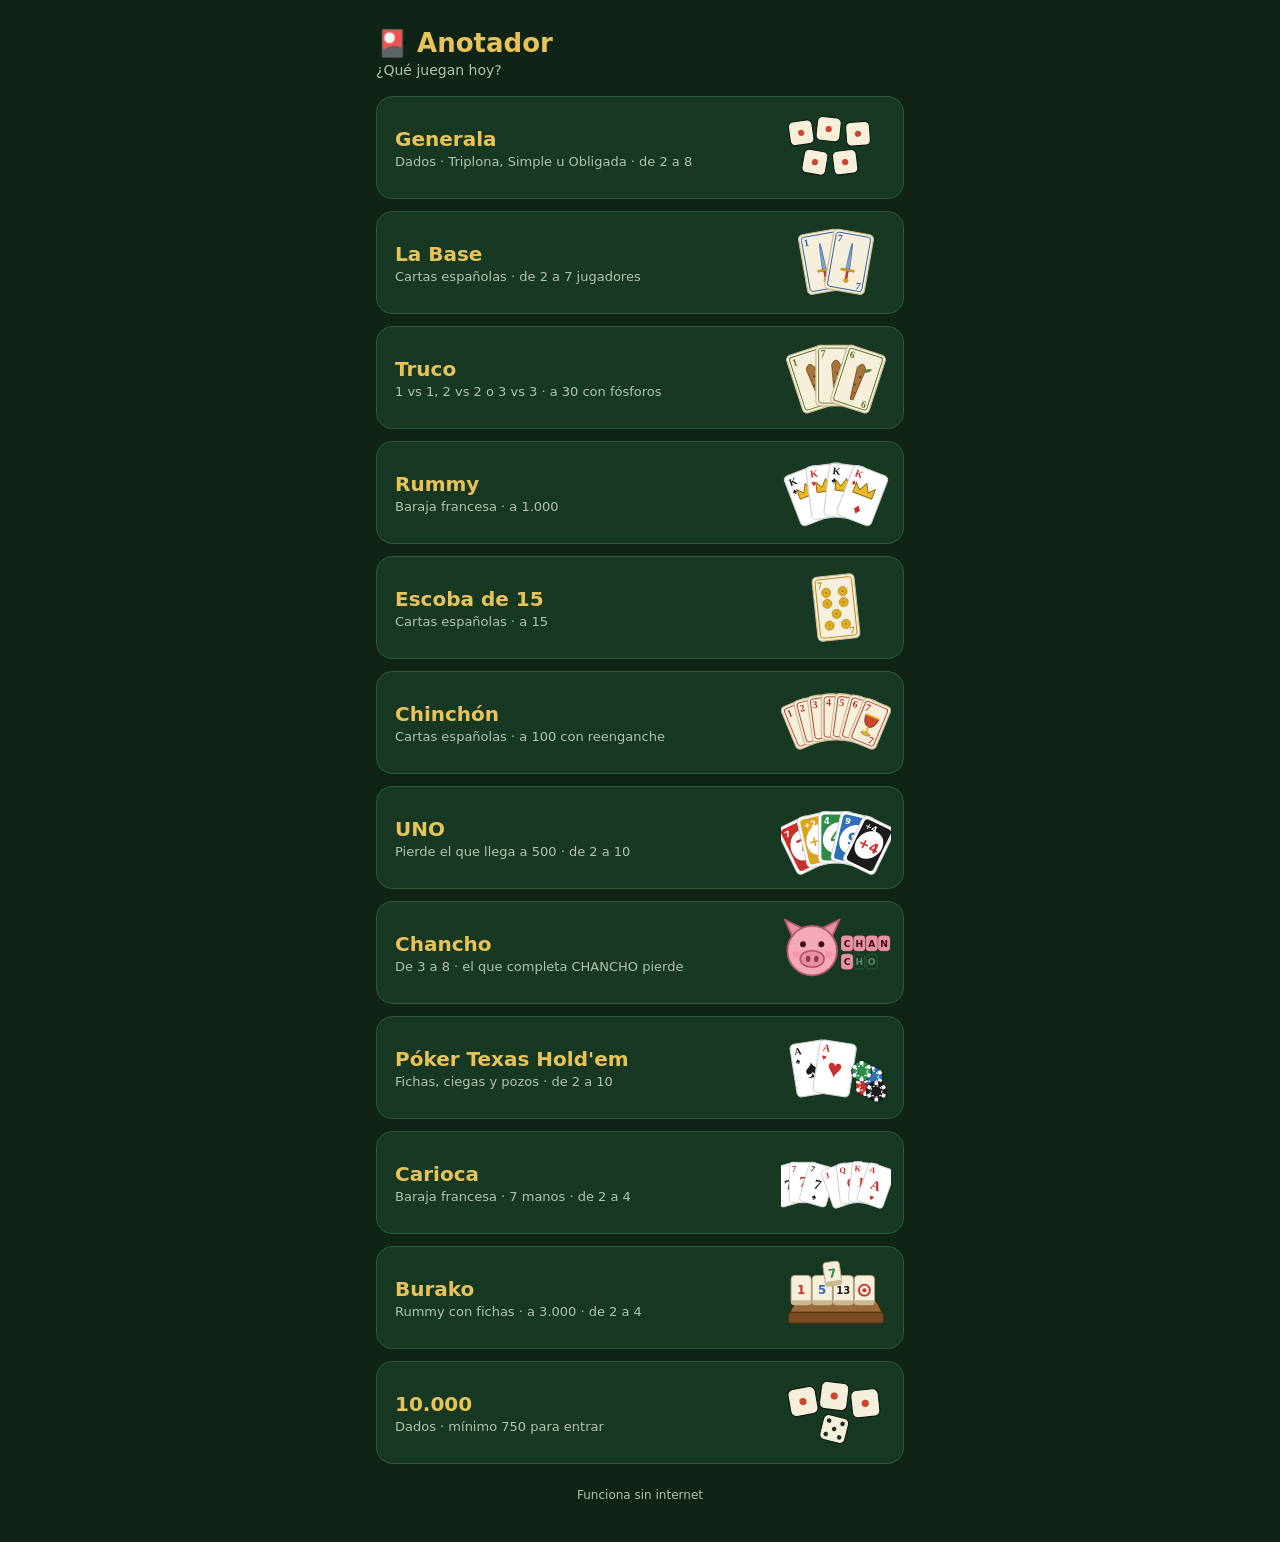
<file: index.html>
<!doctype html>
<html lang="es">
<head>
<meta charset="utf-8">
<meta name="viewport" content="width=device-width, initial-scale=1, maximum-scale=1">
<meta name="theme-color" content="#0f2417">
<title>Anotador</title>
<link rel="manifest" href="manifest.webmanifest">
<link rel="icon" href="icons/icon-192.png">
<link rel="apple-touch-icon" href="icons/icon-192.png">
<style>
:root{--bg:#0f2417;--card:#173822;--card2:#1d4429;--line:#2c5a39;--text:#f3efe2;--muted:#b5c2b0;--gold:#e8c35a}
*{box-sizing:border-box;-webkit-tap-highlight-color:transparent}
html,body{margin:0;background:var(--bg);color:var(--text);font-family:system-ui,-apple-system,"Segoe UI",Roboto,sans-serif}
body{padding:18px 16px 40px;max-width:560px;margin:0 auto}
h1{font-size:26px;color:var(--gold);margin:10px 0 4px}
.sub{color:var(--muted);font-size:14px;margin-bottom:18px}
.game{display:flex;gap:12px;align-items:center;text-decoration:none;background:var(--card);border:1px solid var(--line);border-radius:16px;padding:18px;margin-bottom:12px;color:var(--text)}
.game:active{background:var(--card2)}
.ic{font-size:34px;line-height:1;flex:none}
.art{width:110px;height:77px;flex:none;margin:-6px -6px -6px 0}
.tx{flex:1}
.tx b{display:block;font-size:20px;color:var(--gold)}
.tx span{display:block;font-size:13px;color:var(--muted);margin-top:3px}
.live{display:inline-block!important;margin-top:8px!important;font-size:12px!important;font-weight:700;color:#1b1b1b!important;background:var(--gold);border-radius:20px;padding:2px 9px}
#install{display:none;width:100%;margin-top:10px;background:var(--gold);color:#1b1b1b;border:0;border-radius:12px;padding:13px;font:inherit;font-weight:700;font-size:16px}
.foot{margin-top:24px;font-size:12px;color:var(--muted);text-align:center}
</style>
</head>
<body>
<h1>🎴 Anotador</h1>
<div class="sub">¿Qué juegan hoy?</div>
<div id="list"></div>
<button id="install">Instalar en el celular</button>
<div class="foot" id="foot"></div>

<script src="games.js"></script>
<script>
function inProgress(k){
  if(!k)return false;
  try{const v=JSON.parse(localStorage.getItem(k)||'null');return !!(v&&!v.over)}catch(e){return false}
}
const esc=s=>String(s).replace(/[&<>"]/g,c=>({'&':'&amp;','<':'&lt;','>':'&gt;','"':'&quot;'}[c]));
function renderList(){
  document.getElementById('list').innerHTML=self.GAMES.map(g=>`
    <a class="game" href="${esc(g.file)}">
      ${g.art?'':`<span class="ic">${g.icon}</span>`}
      <span class="tx"><b>${esc(g.name)}</b><span>${esc(g.desc||'')}</span>
      ${inProgress(g.key)?'<span class="live">Partida en curso</span>':''}</span>
      ${g.art?`<img class="art" src="${esc(g.art)}" alt="">`:''}
    </a>`).join('');
}
renderList();
window.addEventListener('pageshow',renderList);

/* offline */
if('serviceWorker' in navigator){
  navigator.serviceWorker.register('sw.js').then(()=>{
    document.getElementById('foot').textContent='Funciona sin internet';
  }).catch(()=>{});
}
/* botón de instalar (Chrome / Android) */
let deferred=null;
window.addEventListener('beforeinstallprompt',e=>{
  e.preventDefault();deferred=e;
  document.getElementById('install').style.display='block';
});
document.getElementById('install').onclick=async()=>{
  if(!deferred)return;
  deferred.prompt();await deferred.userChoice;deferred=null;
  document.getElementById('install').style.display='none';
};
</script>
</body>
</html>
</file>
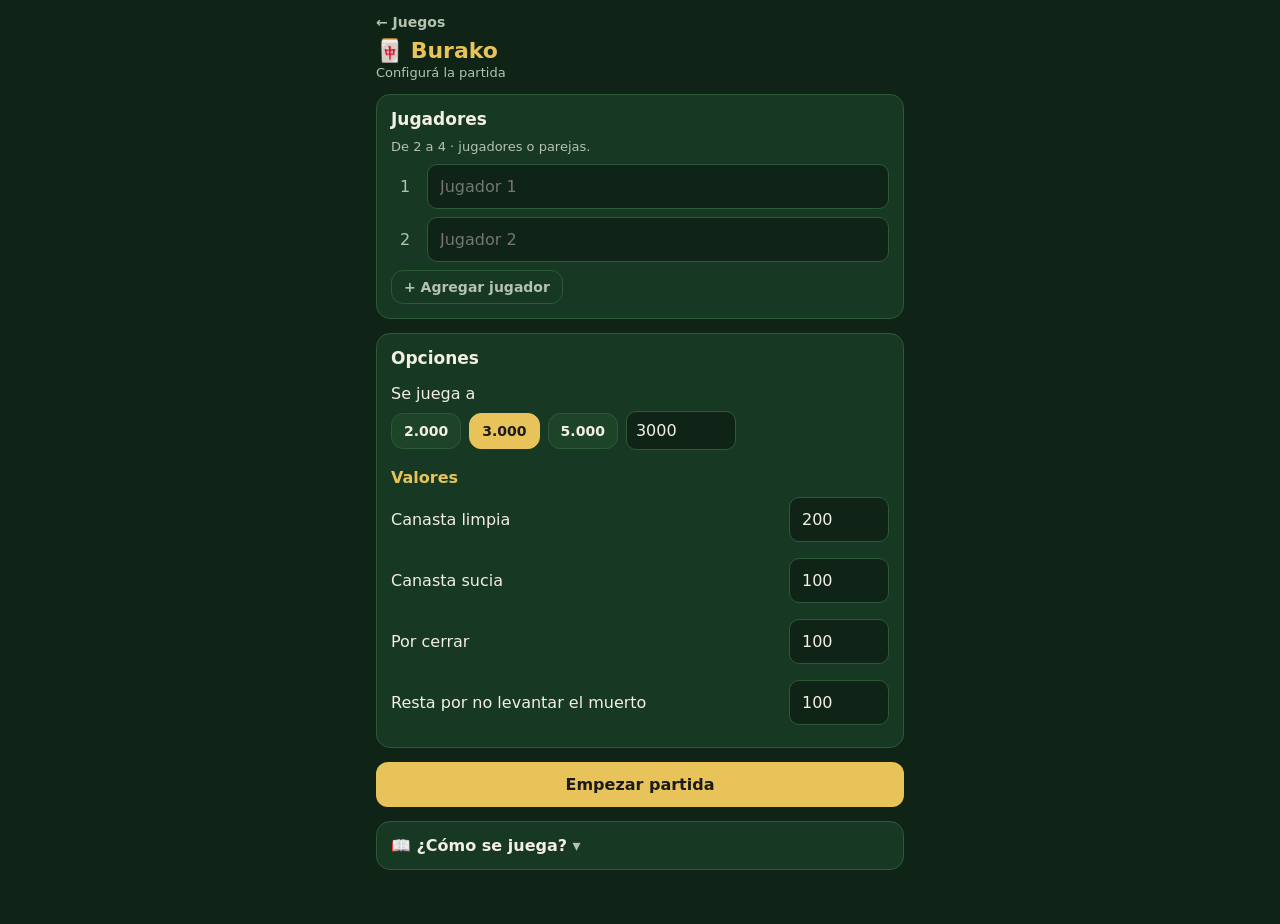
<file: games/burako.html>
<!doctype html>
<html lang="es">
<head>
<meta charset="utf-8">
<meta name="viewport" content="width=device-width, initial-scale=1, maximum-scale=1">
<meta name="theme-color" content="#0f2417">
<title>Anotador Burako</title>
<link rel="manifest" href="../manifest.webmanifest">
<link rel="icon" href="../icons/icon-192.png">
<link rel="stylesheet" href="../common.css">
<style>
.pblock{padding:12px 0;border-bottom:1px solid var(--line)}
.pblock:last-of-type{border-bottom:0}
.pblock .pn{display:flex;justify-content:space-between;align-items:center;margin-bottom:6px}
.pblock .pn b{font-size:17px}
.line{display:flex;justify-content:space-between;align-items:center;gap:8px;padding:5px 0}
.line .lb{font-size:14px}
.line .lb small{display:block;color:var(--muted);font-size:12px}
.line input{width:96px;text-align:center;font-size:17px;font-weight:700;padding:9px}
.calcbtn{background:var(--card2);color:var(--text);border:1px solid var(--line);padding:9px 10px;font-size:15px}
.tg{background:transparent;color:var(--gold);border:1px solid #7a5a1c;padding:8px 10px;font-size:13px}
.tg.on{background:var(--gold);color:#1b1b1b}
.tg.bad{color:var(--muted);border-color:var(--line)}
.tg.bad.on{background:#4a2420;color:#ffb3a8;border-color:#4a2420}
.hp{text-align:right;font-size:14px;color:var(--muted);margin-top:4px}
.hp b{color:var(--gold);font-size:17px}
.tiles{display:grid;grid-template-columns:repeat(5,1fr);gap:6px;margin:12px 0}
.tiles button{background:#f6efdc;border:0;border-bottom:4px solid #c9b98f;border-radius:8px;padding:10px 2px;font-size:18px;font-weight:900}
.tiles button small{display:block;font-size:11px;font-weight:600;color:#555}
.list{font-size:13px;color:var(--muted);min-height:20px;margin-bottom:8px;word-break:break-word}
</style>
</head>
<body>
<main>
  <a class="backlink" href="../index.html">← Juegos</a>
  <h1>🀄 Burako</h1>
</main>
<script src="../common.js"></script>
<script>
const TILES=[['1',15,'#c9302c'],['2',20,'#2f6fb8'],['3 al 7',5,'#1b1b1b'],['8 al 13',10,'#2e8b4a'],['Comodín',50,'#7a5a1c']];
let E=null;
const G={
  key:'burako_v1', title:'Burako', minP:2, maxP:4,
  whoNote:'jugadores o parejas',
  subtitle:S=>`A ${U.fmt(S.opts.target)} puntos`,
  options:[
    {id:'target',label:'Se juega a',type:'amount',presets:[2000,3000,5000],def:3000},
    {id:'vT',label:'Valores',type:'title'},
    {id:'limpia',label:'Canasta limpia',type:'number',def:200},
    {id:'sucia',label:'Canasta sucia',type:'number',def:100},
    {id:'cierre',label:'Por cerrar',type:'number',def:100},
    {id:'muerto',label:'Resta por no levantar el muerto',type:'number',def:100}
  ],
  rules:`
    <li>Se juega con fichas, de 2 a 4 jugadores o en parejas.</li>
    <li>Al terminar cada mano, cada uno (o cada pareja) suma sus <b>canastas</b> y las <b>fichas bajadas</b>, y resta las <b>fichas que le quedaron en la mano</b>.</li>
    <li><b>Canasta limpia</b> (sin comodines) 200 · <b>canasta sucia</b> (con comodín) 100 · <b>cerrar</b> 100 · <b>no levantar el muerto</b> resta 100. Se pueden cambiar en las opciones.</li>
    <li>Valor de las fichas: <b>1</b> = 15 · <b>2</b> = 20 · <b>3 al 7</b> = 5 · <b>8 al 13</b> = 10 · <b>comodín</b> = 50.</li>
    <li>Gana el primero que llega a <b>3.000</b>. Si al cerrar una mano hay empate arriba, se juega otra.</li>`,
  newState(players){E=null;return {scores:Array(players.length).fill(0),hands:[]}},
  result(S){
    const max=Math.max(...S.scores), w=S.players.map((_,i)=>i).filter(i=>S.scores[i]===max);
    return {winners:w,text:`${U.fmt(max)} puntos en ${S.hands.length} manos`};
  },
  endHtml(S){return `<div class="card"><h2>Planilla</h2>${planilla(S)}</div>`},
  render(S,api){
    const $=U.$, esc=U.esc, fmt=U.fmt, n=S.players.length, T=+S.opts.target||3000, o=S.opts;
    if(!E||E.hand!==S.hands.length)E={hand:S.hands.length,lim:Array(n).fill(0),suc:Array(n).fill(0),baj:Array(n).fill(''),mano:Array(n).fill(''),noMuerto:Array(n).fill(false),cerro:null};
    const handPts=p=>E.lim[p]*(+o.limpia)+E.suc[p]*(+o.sucia)+(parseInt(E.baj[p],10)||0)-(parseInt(E.mano[p],10)||0)+(E.cerro===p?+o.cierre:0)-(E.noMuerto[p]?+o.muerto:0);
    const max=Math.max(...S.scores), tied=S.scores.filter(x=>x===max).length>1;
    let h='';
    if(max>=T&&tied)h+=`<div class="banner">Empatados con ${fmt(max)}: se juega otra mano.</div>`;
    h+=`<div class="card"><h2>Posiciones</h2>${U.rankHtml(S.players,S.scores,{meta:p=>`le faltan ${fmt(Math.max(0,T-S.scores[p]))}`,bar:p=>S.scores[p]/T*100})}</div>`;
    h+=`<div class="card"><h2>Mano ${S.hands.length+1}</h2><div class="sub" style="margin:0">Cargá lo de cada uno y marcá quién cerró.</div>`;
    S.players.forEach((nm,p)=>{
      h+=`<div class="pblock"><div class="pn"><b>${esc(nm)}</b><button class="tg${E.cerro===p?' on':''}" data-cerro="${p}">${E.cerro===p?'Cerró ✓':'Cerró'}</button></div>
        <div class="line"><span class="lb">Canastas limpias<small>${fmt(o.limpia)} c/u</small></span><div class="step"><button data-st="lim" data-p="${p}" data-d="-1">−</button><div class="val">${E.lim[p]}</div><button data-st="lim" data-p="${p}" data-d="1">+</button></div></div>
        <div class="line"><span class="lb">Canastas sucias<small>${fmt(o.sucia)} c/u</small></span><div class="step"><button data-st="suc" data-p="${p}" data-d="-1">−</button><div class="val">${E.suc[p]}</div><button data-st="suc" data-p="${p}" data-d="1">+</button></div></div>
        <div class="line"><span class="lb">Fichas bajadas<small>suman</small></span><div class="row" style="gap:6px"><button class="calcbtn" data-calc="baj" data-p="${p}">🧮</button><input type="number" inputmode="numeric" data-f="baj" data-p="${p}" value="${E.baj[p]}" placeholder="0"></div></div>
        <div class="line"><span class="lb">Fichas en la mano<small>restan</small></span><div class="row" style="gap:6px"><button class="calcbtn" data-calc="mano" data-p="${p}">🧮</button><input type="number" inputmode="numeric" data-f="mano" data-p="${p}" value="${E.mano[p]}" placeholder="0"></div></div>
        <div class="line"><span class="lb">Muerto</span><button class="tg bad${E.noMuerto[p]?' on':''}" data-nm="${p}">${E.noMuerto[p]?`No lo levantó −${fmt(o.muerto)}`:'Lo levantó'}</button></div>
        <div class="hp" id="hp${p}"></div></div>`;
    });
    h+=`<div style="margin-top:12px"><button class="primary" id="add">Anotar mano</button></div><div class="sub" id="why" style="margin:8px 0 0"></div></div>`;
    h+=`<div class="card"><h2>Planilla</h2>${planilla(S)}</div>`;
    $('game').innerHTML=h;
    const upd=()=>{
      S.players.forEach((_,p)=>{const v=handPts(p);$('hp'+p).innerHTML=`En esta mano: <b>${v>0?'+':''}${fmt(v)}</b>`});
      $('add').disabled=E.cerro===null;
      $('why').textContent=E.cerro===null?'Falta marcar quién cerró.':'';
    };
    upd();
    $('game').querySelectorAll('[data-st]').forEach(b=>b.onclick=()=>{const k=b.dataset.st,p=+b.dataset.p;E[k][p]=Math.max(0,E[k][p]+ +b.dataset.d);api.rerender()});
    $('game').querySelectorAll('[data-f]').forEach(i=>i.oninput=()=>{E[i.dataset.f][+i.dataset.p]=i.value.replace(/[^0-9]/g,'');upd()});
    $('game').querySelectorAll('[data-nm]').forEach(b=>b.onclick=()=>{const p=+b.dataset.nm;E.noMuerto[p]=!E.noMuerto[p];api.rerender()});
    $('game').querySelectorAll('[data-cerro]').forEach(b=>b.onclick=()=>{const p=+b.dataset.cerro;E.cerro=E.cerro===p?null:p;api.rerender()});
    $('game').querySelectorAll('[data-calc]').forEach(b=>b.onclick=()=>calc(b.dataset.calc,+b.dataset.p,S,api));
    $('add').onclick=()=>api.mutate(S=>{
      const pts=S.players.map((_,p)=>handPts(p));
      pts.forEach((v,p)=>S.scores[p]+=v);
      S.hands.push({pts,cerro:E.cerro});
      E=null;
      const max=Math.max(...S.scores);
      if(max>=T&&S.scores.filter(x=>x===max).length===1)S.over=true;
    });
  }
};
function calc(field,p,S,api){
  const esc=U.esc; let list=[];
  const base=parseInt(E[field][p],10)||0;
  const draw=el=>{
    const sum=base+list.reduce((a,c)=>a+c[1],0);
    el.innerHTML=`<h3>${field==='baj'?'Fichas bajadas':'Fichas en la mano'}</h3><div class="sub" style="margin:0">${esc(S.players[p])} · tocá cada ficha</div>
      <div class="tiles">${TILES.map((t,i)=>`<button data-t="${i}" style="color:${t[2]};${t[0].length>2?'font-size:13px':''}">${t[0]}<small>${t[1]}</small></button>`).join('')}</div>
      <div class="list">${[base?`${base} ya cargados`:'',...list.map(c=>c[0])].filter(Boolean).join(' + ')||'Sin fichas'}</div>
      <div class="row between" style="margin-bottom:10px"><div style="font-size:26px;font-weight:800;color:var(--gold)">${sum}</div>
        <button class="ghost small" id="cu" ${list.length?'':'disabled'}>↶ Quitar última</button></div>
      <button class="primary" id="cok" style="margin-bottom:8px">Cargar ${sum}</button>
      <button class="ghost" style="width:100%" id="cc">Cancelar</button>`;
    el.querySelectorAll('[data-t]').forEach(b=>b.onclick=()=>{list.push(TILES[+b.dataset.t]);draw(el)});
    el.querySelector('#cu').onclick=()=>{list.pop();draw(el)};
    el.querySelector('#cc').onclick=api.close;
    el.querySelector('#cok').onclick=()=>{E[field][p]=String(sum);api.close();api.rerender()};
  };
  api.sheet('',draw);
}
function planilla(S){
  return U.sheetTable(S.players,S.hands,S.scores,{plus:true,
    cellFmt:(v,r,j)=>(r.cerro===j?'✂ ':'')+(v>0?'+':'')+U.fmt(v),
    cls:(v,r,j)=>r.cerro===j?'gold':v<0?'neg':'pos'});
}
U.app(G);
</script>
</body>
</html>
</file>
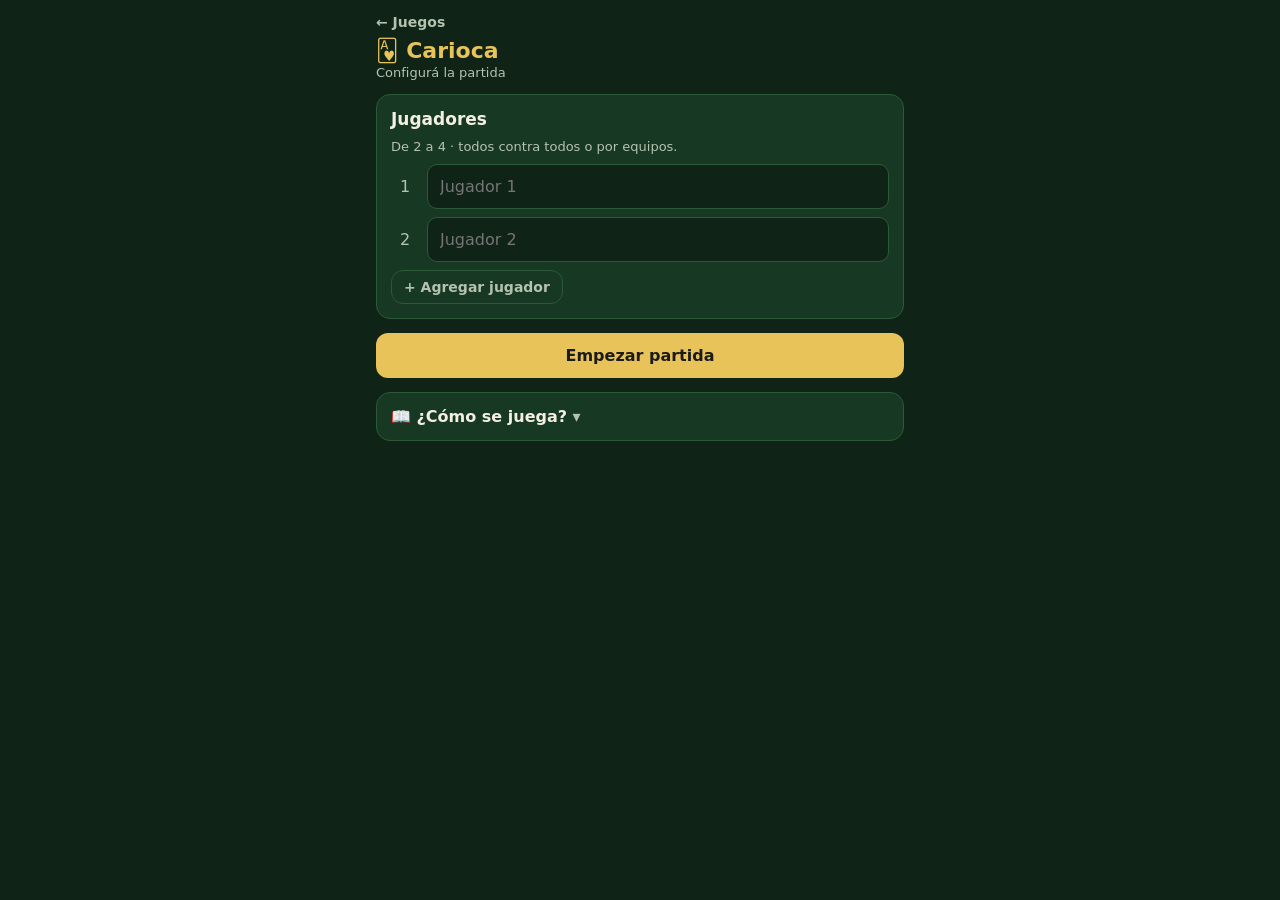
<file: games/carioca.html>
<!doctype html>
<html lang="es">
<head>
<meta charset="utf-8">
<meta name="viewport" content="width=device-width, initial-scale=1, maximum-scale=1">
<meta name="theme-color" content="#0f2417">
<title>Anotador Carioca</title>
<link rel="manifest" href="../manifest.webmanifest">
<link rel="icon" href="../icons/icon-192.png">
<link rel="stylesheet" href="../common.css">
<style>
.outbtn{background:transparent;color:var(--gold);border:1px solid #7a5a1c;padding:8px 10px;font-size:13px}
.outbtn.on{background:var(--gold);color:#1b1b1b}
.calcbtn{background:var(--card2);color:var(--text);border:1px solid var(--line);padding:10px 12px;font-size:16px}
.cards{display:grid;grid-template-columns:repeat(5,1fr);gap:6px;margin:12px 0}
.cards button{border:0;border-radius:10px;padding:10px 2px;font-size:16px;font-weight:800;color:#fff}
.cards button small{display:block;font-size:10px;font-weight:600;opacity:.9}
.c0{background:#2f6fb8}.c1{background:#c9302c}.c2{background:#2e8b4a}.c3{background:#d9a520;color:#1b1b1b!important}
.cw{background:#1b1b1b;border:1px solid #555!important}
.cards .wide{grid-column:span 5;display:flex;justify-content:center;gap:6px}
.cards.fr{grid-template-columns:repeat(3,1fr)}
.cards.fr button{background:#fff;color:#1b1b1b;font-size:18px;padding:14px 4px}
.cards.fr button small{color:#555}
.mano{border-color:var(--gold)}
.mano .obj{font-size:22px;font-weight:800;color:var(--gold)}
.mano .nc{font-size:26px;font-weight:800;line-height:1.1}
.steps{display:flex;gap:6px;margin-top:10px}
.steps span{flex:1;text-align:center;padding:6px 0;border-radius:8px;background:var(--bg);color:var(--muted);font-weight:700;font-size:14px;border:1px solid var(--line)}
.steps span.done{background:var(--card2);color:var(--ok)}
.steps span.now{background:var(--gold);color:#1b1b1b;border-color:var(--gold)}
.list{font-size:13px;color:var(--muted);min-height:20px;margin-bottom:8px;word-break:break-word}
</style>
</head>
<body>
<main>
  <a class="backlink" href="../index.html">← Juegos</a>
  <h1>🂱 Carioca</h1>
</main>
<script src="../common.js"></script>
<script>
const MANOS=[
  {t:'2 piernas',c:11},
  {t:'2 escaleras',c:11},
  {t:'1 pierna y 1 escalera',c:11},
  {t:'2 piernas y 1 escalera',c:11},
  {t:'1 pierna y 2 escaleras',c:11},
  {t:'3 piernas',c:11},
  {t:'3 escaleras',c:12}
];
const CARDS=[['As',20],['2 al 7',5],['8 a la K',10]];
let E=null;
const G={
  key:'carioca_v1', title:'Carioca', minP:2, maxP:4,
  whoNote:'todos contra todos o por equipos',
  subtitle:()=>'7 manos · gana el que menos suma',
  rules:`
    <li>Con al menos dos barajas francesas, de 2 a 4 jugadores o equipos. Son <b>7 manos</b>.</li>
    <li><b>Pierna:</b> 3 cartas del mismo número o figura. <b>Escalera:</b> 4 cartas seguidas del mismo palo (la más alta termina en J, Q, K, As).</li>
    <li>Lo que hay que bajar en cada mano: ${MANOS.map((m,i)=>`<b>${i+1}ª</b> ${m.t}`).join(' · ')}.</li>
    <li>Se reparten <b>11 cartas</b> a cada uno (en la 7ª, <b>12</b>) y una boca arriba al lado del mazo.</li>
    <li>Se levanta del mazo o del pozo y se descarta una. Del pozo tiene prioridad la mano o el que esté más cerca.</li>
    <li>Con el juego bajado, desde la vuelta siguiente se pueden acomodar cartas en los juegos de los demás.</li>
    <li>El que se queda sin cartas gana la mano y no suma. Los demás suman lo que les quedó: <b>As 20</b> · <b>2 al 7: 5</b> · <b>8 a la K: 10</b>.</li>
    <li>Al terminar las 7 manos gana el que <b>menos puntos</b> tiene.</li>`,
  newState(players){E=null;return {scores:Array(players.length).fill(0),hands:[]}},
  result(S){
    const min=Math.min(...S.scores), w=S.players.map((_,i)=>i).filter(i=>S.scores[i]===min);
    return {winners:w,text:`${U.fmt(min)} puntos después de las 7 manos`};
  },
  endHtml(S){return `<div class="card"><h2>Planilla</h2>${planilla(S)}</div>`},
  render(S,api){
    const $=U.$, esc=U.esc, fmt=U.fmt, n=S.players.length, k=S.hands.length, M=MANOS[k];
    if(!E||E.hand!==k)E={hand:k,vals:Array(n).fill(''),out:null};
    let h=`<div class="card mano"><div class="row between"><div><div class="sub" style="margin:0">Mano ${k+1} de 7 · hay que bajar</div>
        <div class="obj">${M.t}</div></div>
        <div style="text-align:right"><div class="sub" style="margin:0">Se reparten</div><div class="nc">${M.c}</div><div class="sub" style="margin:0">cartas + 1 al pozo</div></div></div>
      <div class="steps">${MANOS.map((m,i)=>`<span class="${i<k?'done':i===k?'now':''}" title="${m.t}">${i+1}</span>`).join('')}</div>
      ${k<6?`<div class="sub" style="margin:8px 0 0">Después: ${MANOS[k+1].t}${MANOS[k+1].c!==11?` (${MANOS[k+1].c} cartas)`:''}</div>`:'<div class="sub" style="margin:8px 0 0">Es la última mano.</div>'}</div>`;
    h+=`<div class="card"><h2>Posiciones</h2>${U.rankHtml(S.players,S.scores,{asc:true})}</div>`;
    h+=`<div class="card entry"><h2>Cerrar la mano ${k+1}</h2>
      <div class="sub" style="margin:0">Marcá quién se quedó sin cartas y cargá lo que le quedó a cada uno de los demás.</div>`;
    S.players.forEach((nm,p)=>{
      const isOut=E.out===p;
      h+=`<div class="er"><div class="row between"><span class="nm">${esc(nm)}</span>
          <button class="outbtn${isOut?' on':''}" data-out="${p}">${isOut?'Sin cartas ✓':'Sin cartas'}</button></div>
        ${isOut?'<div class="sub" style="margin:6px 0 0">Gana la mano y suma 0.</div>'
          :`<div class="row between" style="margin-top:8px"><div class="sub" style="margin:0">Total o contá<br>las cartas</div>
            <div class="row" style="gap:6px"><button class="calcbtn" data-calc="${p}">🧮 Contar</button>
            <input type="number" inputmode="numeric" data-v="${p}" value="${E.vals[p]}" placeholder="0"></div></div>`}
        </div>`;
    });
    h+=`<div style="margin-top:12px"><button class="primary" id="add">Anotar mano ${k+1}</button></div>
      <div class="sub" id="why" style="margin:8px 0 0"></div></div>`;
    h+=`<div class="card"><h2>Planilla</h2>${planilla(S)}</div>`;
    $('game').innerHTML=h;
    const upd=()=>{
      const ok=E.out!==null&&S.players.every((_,p)=>p===E.out||E.vals[p]!=='');
      $('add').disabled=!ok;
      $('why').textContent=E.out===null?'Falta marcar quién se quedó sin cartas.':ok?'':'Falta cargar lo que le quedó a alguno.';
    };
    upd();
    $('game').querySelectorAll('[data-out]').forEach(b=>b.onclick=()=>{const p=+b.dataset.out;E.out=E.out===p?null:p;api.rerender()});
    $('game').querySelectorAll('[data-v]').forEach(inp=>inp.oninput=()=>{E.vals[+inp.dataset.v]=inp.value.replace(/[^0-9]/g,'');upd()});
    $('game').querySelectorAll('[data-calc]').forEach(b=>b.onclick=()=>calc(+b.dataset.calc,S,api));
    $('add').onclick=()=>api.mutate(S=>{
      const pts=S.players.map((_,p)=>p===E.out?0:(parseInt(E.vals[p],10)||0));
      pts.forEach((v,p)=>S.scores[p]+=v);
      S.hands.push({pts,out:E.out});
      E=null;
      if(S.hands.length>=7)S.over=true;
    });
  }
};
function calc(p,S,api){
  const esc=U.esc; let list=[];
  const base=parseInt(E.vals[p],10)||0;
  const draw=el=>{
    const sum=base+list.reduce((a,c)=>a+c[1],0);
    el.innerHTML=`<h3>Cartas en la mano</h3><div class="sub" style="margin:0">${esc(S.players[p])} · tocá cada carta que le quedó</div>
      <div class="cards fr">${CARDS.map((c,i)=>`<button data-s="${i}">${c[0]}<small>${c[1]} pts</small></button>`).join('')}</div>
      <div class="list">${[base?`${base} ya cargados`:'',...list.map(c=>c[0])].filter(Boolean).join(' + ')||'Sin cartas'}</div>
      <div class="row between" style="margin-bottom:10px"><div style="font-size:26px;font-weight:800;color:var(--gold)">${sum}</div>
        <button class="ghost small" id="cu" ${list.length?'':'disabled'}>↶ Quitar última</button></div>
      <button class="primary" id="cok" style="margin-bottom:8px">Cargar ${sum} a ${esc(S.players[p])}</button>
      <button class="ghost" style="width:100%" id="cc">Cancelar</button>`;
    el.querySelectorAll('[data-s]').forEach(b=>b.onclick=()=>{list.push(CARDS[+b.dataset.s]);draw(el)});
    el.querySelector('#cu').onclick=()=>{list.pop();draw(el)};
    el.querySelector('#cc').onclick=api.close;
    el.querySelector('#cok').onclick=()=>{E.vals[p]=String(sum);api.close();api.rerender()};
  };
  api.sheet('',draw);
}
function planilla(S){
  return U.sheetTable(S.players,S.hands,S.scores,{
    label:(r,i)=>`${i+1}ª`,
    cellFmt:(v,r,j)=>r.out===j?'🏁 0':'+'+U.fmt(v),
    cls:(v,r,j)=>r.out===j?'pos':''});
}
U.app(G);
</script>
</body>
</html>
</file>
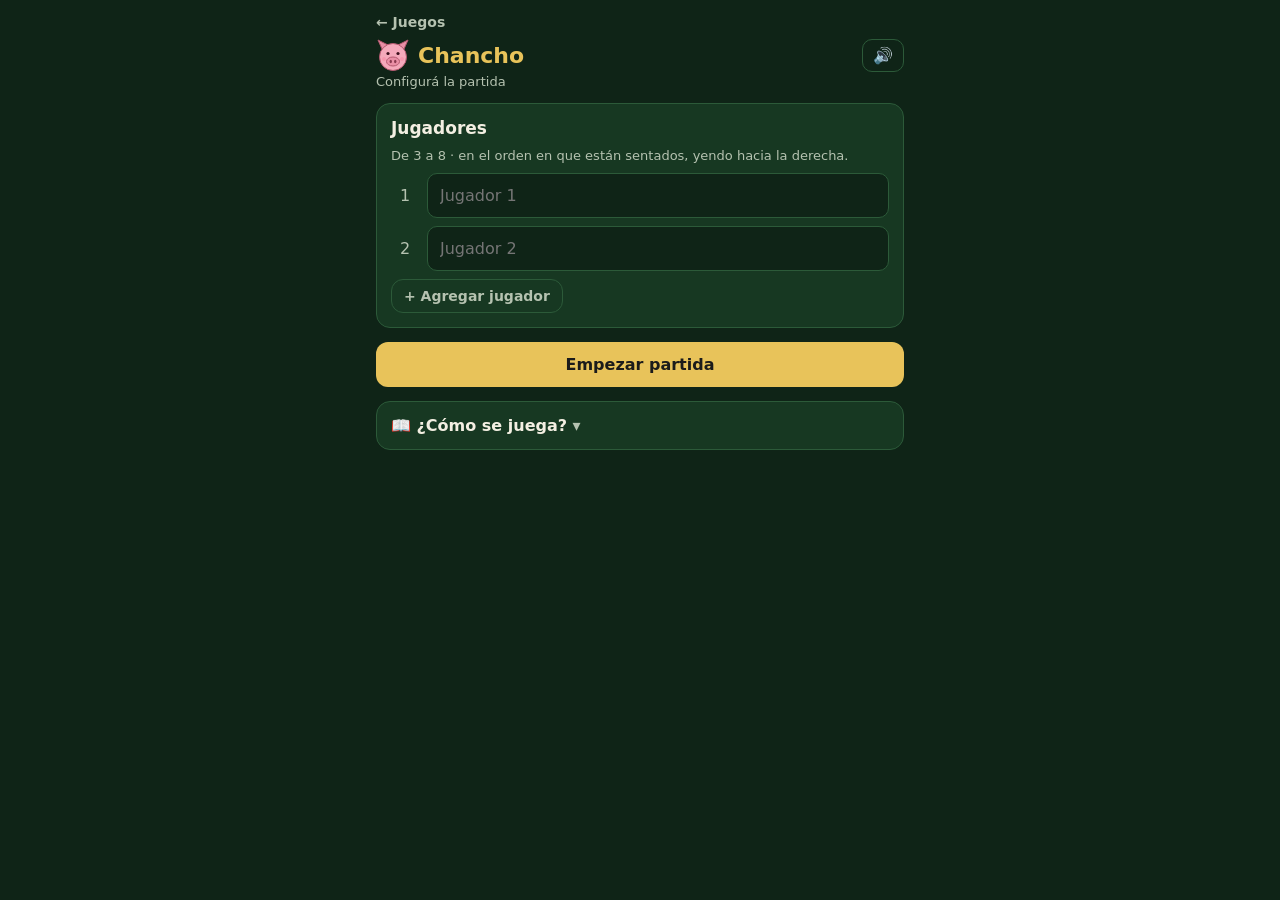
<file: games/chancho.html>
<!doctype html>
<html lang="es">
<head>
<meta charset="utf-8">
<meta name="viewport" content="width=device-width, initial-scale=1, maximum-scale=1">
<meta name="theme-color" content="#0f2417">
<title>Anotador Chancho</title>
<link rel="manifest" href="../manifest.webmanifest">
<link rel="icon" href="../icons/icon-192.png">
<link rel="stylesheet" href="../common.css">
<style>
.deal{border-color:var(--gold)}
.deal .who{font-size:24px;font-weight:800;color:var(--gold)}
.pl{display:flex;align-items:center;justify-content:space-between;gap:8px;padding:10px 0;border-bottom:1px solid var(--line)}
.pl:last-child{border-bottom:0}
.pl .nm{font-weight:700;font-size:16px}
.word{display:flex;gap:3px;margin-top:6px}
.word span{width:24px;height:28px;border-radius:6px;display:flex;align-items:center;justify-content:center;font-weight:800;font-size:15px;background:var(--bg);color:#3c6b49;border:1px solid var(--line)}
.word span.on{background:#e98fa6;color:#3a0f1c;border-color:#e98fa6}
.lose{background:transparent;color:var(--bad);border:1px solid #6a3a33;padding:9px 12px;font-size:14px;flex:none}
.pl.danger .nm::after{content:" 🐷";}
.ttl{display:flex;align-items:center;gap:8px}
.hpig{width:34px;height:34px}
.snd{margin-left:auto;background:transparent;border:1px solid var(--line);color:var(--text);padding:6px 10px;font-size:16px;border-radius:10px}
.bigpig{display:block;width:120px;height:120px;margin:0 auto 6px}
.bigpig.shake{animation:shake .5s ease-in-out 3}
@keyframes shake{0%,100%{transform:rotate(0)}25%{transform:rotate(-10deg)}75%{transform:rotate(10deg)}}
.pop{animation:pop .35s ease-out}
@keyframes pop{0%{transform:scale(1.6)}100%{transform:scale(1)}}
.log{font-size:13px;color:var(--muted);line-height:1.6}
</style>
</head>
<body>
<main>
  <a class="backlink" href="../index.html">← Juegos</a>
  <h1 class="ttl"><svg viewBox="-34 -38 68 68" class="hpig"><path d="M-22,-16 L-30,-34 L-10,-24 Z" fill="#e98fa6" stroke="#b4586f" stroke-width="2" stroke-linejoin="round"/><path d="M22,-16 L30,-34 L10,-24 Z" fill="#e98fa6" stroke="#b4586f" stroke-width="2" stroke-linejoin="round"/><circle r="27" fill="#f4a9bb" stroke="#b4586f" stroke-width="2"/><circle cx="-10" cy="-7" r="3.2" fill="#3a0f1c"/><circle cx="10" cy="-7" r="3.2" fill="#3a0f1c"/><ellipse cx="0" cy="9" rx="13" ry="9" fill="#e98fa6" stroke="#b4586f" stroke-width="2"/><ellipse cx="-4.5" cy="9" rx="2.4" ry="3.4" fill="#8a3a50"/><ellipse cx="4.5" cy="9" rx="2.4" ry="3.4" fill="#8a3a50"/><circle cx="-18" cy="4" r="4" fill="#f78aa5" opacity=".6"/><circle cx="18" cy="4" r="4" fill="#f78aa5" opacity=".6"/></svg> Chancho <button class="snd" id="snd" aria-label="Sonido">🔊</button></h1>
</main>
<script src="../common.js"></script>
<script>
const WORD='CHANCHO';
const PIG_SVG=`<svg viewBox="-34 -38 68 68" class="PIGCLS"><path d="M-22,-16 L-30,-34 L-10,-24 Z" fill="#e98fa6" stroke="#b4586f" stroke-width="2" stroke-linejoin="round"/><path d="M22,-16 L30,-34 L10,-24 Z" fill="#e98fa6" stroke="#b4586f" stroke-width="2" stroke-linejoin="round"/><circle r="27" fill="#f4a9bb" stroke="#b4586f" stroke-width="2"/><circle cx="-10" cy="-7" r="3.2" fill="#3a0f1c"/><circle cx="10" cy="-7" r="3.2" fill="#3a0f1c"/><ellipse cx="0" cy="9" rx="13" ry="9" fill="#e98fa6" stroke="#b4586f" stroke-width="2"/><ellipse cx="-4.5" cy="9" rx="2.4" ry="3.4" fill="#8a3a50"/><ellipse cx="4.5" cy="9" rx="2.4" ry="3.4" fill="#8a3a50"/><circle cx="-18" cy="4" r="4" fill="#f78aa5" opacity=".6"/><circle cx="18" cy="4" r="4" fill="#f78aa5" opacity=".6"/></svg>`;
/* ---------- sonidos (se generan en el momento, sin archivos) ---------- */
let AC=null, muted=U.load('chancho_mute',false);
function ac(){if(!AC){try{AC=new (window.AudioContext||window.webkitAudioContext)()}catch(e){}}if(AC&&AC.state==='suspended')AC.resume();return AC}
function grunt(t0,dur,f0,f1,vol){
  const a=ac();if(!a)return;
  const o=a.createOscillator(), g=a.createGain(), bp=a.createBiquadFilter(), lfo=a.createOscillator(), lg=a.createGain();
  o.type='sawtooth';
  o.frequency.setValueAtTime(f0,t0);o.frequency.exponentialRampToValueAtTime(f1,t0+dur);
  lfo.frequency.value=38;lg.gain.value=f0*0.18;lfo.connect(lg);lg.connect(o.frequency);
  bp.type='bandpass';bp.frequency.value=900;bp.Q.value=2.2;
  g.gain.setValueAtTime(0.0001,t0);g.gain.exponentialRampToValueAtTime(vol,t0+0.03);g.gain.exponentialRampToValueAtTime(0.0001,t0+dur);
  o.connect(bp);bp.connect(g);g.connect(a.destination);
  // un poco de ruido para que suene "gruñido"
  const n=a.createBufferSource(), buf=a.createBuffer(1,Math.ceil(a.sampleRate*dur),a.sampleRate), d=buf.getChannelData(0);
  for(let i=0;i<d.length;i++)d[i]=(Math.random()*2-1)*0.5;
  const ng=a.createGain(), nf=a.createBiquadFilter();nf.type='bandpass';nf.frequency.value=700;nf.Q.value=1.5;
  ng.gain.setValueAtTime(0.0001,t0);ng.gain.exponentialRampToValueAtTime(vol*0.5,t0+0.02);ng.gain.exponentialRampToValueAtTime(0.0001,t0+dur);
  n.buffer=buf;n.connect(nf);nf.connect(ng);ng.connect(a.destination);
  o.start(t0);lfo.start(t0);n.start(t0);o.stop(t0+dur+0.02);lfo.stop(t0+dur+0.02);n.stop(t0+dur+0.02);
}
/* sonidos grabados (sounds/); si no cargan, se usa el sintetizado */
const SND={letra:new Audio('../sounds/chancho-letra.mp3'),pierde:new Audio('../sounds/chancho-pierde.mp3')};
Object.values(SND).forEach(a=>{a.preload='auto'});
function play(k,fallback){
  if(muted)return;
  try{const a=SND[k];a.currentTime=0;const pr=a.play();if(pr&&pr.catch)pr.catch(()=>fallback())}catch(e){fallback()}
}
function oinkSynth(){const a=ac();if(!a)return;const t=a.currentTime+0.01;grunt(t,0.16,190,120,0.5);grunt(t+0.2,0.2,210,110,0.55)}
function squealSynth(){
  const a=ac();if(!a)return;const t=a.currentTime+0.01;
  grunt(t,0.18,180,120,0.5);grunt(t+0.22,0.18,200,120,0.5);grunt(t+0.44,0.2,220,130,0.55);
  grunt(t+0.75,1.1,320,900,0.6);grunt(t+1.9,0.35,260,140,0.5);
}
function oink(){play('letra',oinkSynth)}
function squeal(){play('pierde',squealSynth)}

const G={
  key:'chancho_v1', title:'Chancho', minP:3, maxP:8,
  whoNote:'en el orden en que están sentados, yendo hacia la derecha',
  subtitle:()=>'El que completa CHANCHO pierde',
  rules:`
    <li>De 3 a 8 jugadores.</li>
    <li>En cada mano, el que pierde se anota la siguiente letra de <b>C-H-A-N-C-H-O</b>.</li>
    <li>El que completa la palabra <b>pierde</b> la partida.</li>
    <li>Con cada letra suena un gruñido, y cuando alguien pierde, un chillido largo. Con 🔊 lo silenciás.</li>
    <li>Reparte cada mano el que está a la <b>derecha</b> del que repartió antes, empezando por el que elijan al principio.</li>`,
  newState(players,o,prev){
    const n=players.length;
    return {letters:Array(n).fill(0),hands:[],dealer0:prev?((prev.dealer0??0)+1)%n:null};
  },
  result(S){
    const L=S.loser;
    return {winners:S.players.map((_,i)=>i).filter(i=>i!==L),text:`Perdió ${U.esc(S.players[L])}: completó CHANCHO`};
  },
  endHtml(S){return `<div class="card" style="text-align:center">${PIG_SVG.replace('PIGCLS','bigpig shake')}<div style="font-size:20px;font-weight:800">¡${U.esc(S.players[S.loser])} es el chancho!</div></div><div class="card"><h2>Cómo quedaron</h2>${list(S,true)}</div>`},
  render(S,api){
    const $=U.$, esc=U.esc, n=S.players.length;
    setTimeout(()=>{window._popP=undefined},400);
    let h='';
    if(S.dealer0===null){
      h=`<div class="card deal"><h2>¿Quién reparte primero?</h2><div class="chips">${S.players.map((nm,i)=>`<button class="chip" data-d="${i}">${esc(nm)}</button>`).join('')}</div></div>`;
      $('game').innerHTML=h;
      $('game').querySelectorAll('[data-d]').forEach(b=>b.onclick=()=>api.mutate(S=>{S.dealer0=+b.dataset.d}));
      return;
    }
    const d=(S.dealer0+S.hands.length)%n, next=(d+1)%n;
    h+=`<div class="card deal"><div class="row between"><div><div class="sub" style="margin:0">Mano ${S.hands.length+1} · reparte</div><div class="who">🃏 ${esc(S.players[d])}</div></div>
      <div style="text-align:right"><div class="sub" style="margin:0">La próxima</div><div style="font-weight:700">${esc(S.players[next])}</div></div></div></div>`;
    h+=`<div class="card"><h2>¿Quién perdió la mano?</h2>${list(S,false,d)}</div>`;
    if(S.hands.length){
      h+=`<div class="card"><h2>Últimas manos</h2><div class="log">${S.hands.slice(-6).map((x,i,a)=>{
        const k=S.hands.length-a.length+i;return `Mano ${k+1}: perdió <b style="color:var(--text)">${esc(S.players[x.p])}</b> → ${WORD.slice(0,x.after)}`}).reverse().join('<br>')}</div></div>`;
    }
    $('game').innerHTML=h;
    $('game').querySelectorAll('[data-l]').forEach(b=>b.onclick=()=>{
      const p=+b.dataset.l, nl=S.letters[p]+1;
      if(nl>=WORD.length&&!confirm(`${S.players[p]} completa CHANCHO y pierde la partida. ¿Confirmás?`))return;
      if(nl>=WORD.length)squeal();else oink();
      window._popP=p;
      api.mutate(S=>{
        S.letters[p]=nl;S.hands.push({p,after:nl,dealer:d});
        if(nl>=WORD.length){S.loser=p;S.over=true}
      });
    });
  }
};
function list(S,ro,dealer){
  const esc=U.esc;
  return S.players.map((nm,p)=>{
    const k=S.letters[p];
    return `<div class="pl${k===WORD.length-1?' danger':''}"><div><div class="nm">${esc(nm)}${dealer===p?' <span class="pill gold">reparte</span>':''}</div>
      <div class="word">${[...WORD].map((c,i)=>`<span class="${i<k?'on':''}${!ro&&window._popP===p&&i===k-1?' pop':''}">${c}</span>`).join('')}</div>
      ${!ro&&k===WORD.length-1?'<div class="sub bad" style="margin:4px 0 0">Una más y pierde</div>':''}</div>
      ${ro?'':`<button class="lose" data-l="${p}">Perdió</button>`}</div>`;
  }).join('');
}
U.app(G);
const sb=document.getElementById('snd');
const paintSnd=()=>{sb.textContent=muted?'🔇':'🔊'};paintSnd();
sb.onclick=()=>{muted=!muted;U.store('chancho_mute',muted);paintSnd();if(!muted)oink()};
</script>
</body>
</html>
</file>
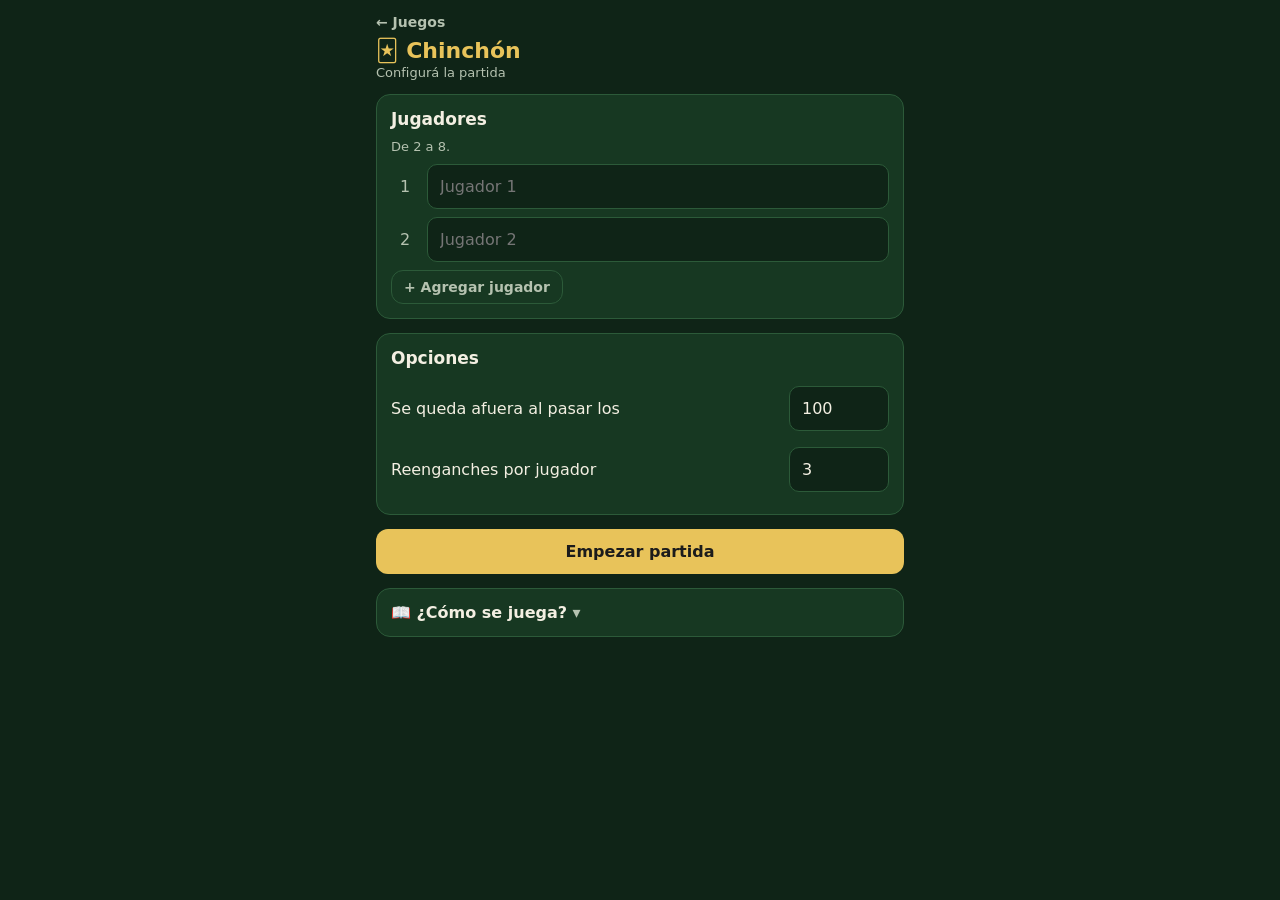
<file: games/chinchon.html>
<!doctype html>
<html lang="es">
<head>
<meta charset="utf-8">
<meta name="viewport" content="width=device-width, initial-scale=1, maximum-scale=1">
<meta name="theme-color" content="#0f2417">
<title>Anotador Chinchón</title>
<link rel="manifest" href="../manifest.webmanifest">
<link rel="icon" href="../icons/icon-192.png">
<link rel="stylesheet" href="../common.css">
<style>
.cutrow{display:flex;gap:6px;flex-wrap:wrap;justify-content:flex-end}
.cutrow .chip{min-width:46px;text-align:center;font-weight:700}
.cutbtn{background:transparent;color:var(--gold);border:1px solid #7a5a1c;padding:8px 10px;font-size:13px}
.cutbtn.on{background:var(--gold);color:#1b1b1b}
</style>
</head>
<body>
<main>
  <a class="backlink" href="../index.html">← Juegos</a>
  <h1>🃏 Chinchón</h1>
</main>
<script src="../common.js"></script>
<script>
const CUTS=[-10,1,2,3];
let E=null; // mano que se está cargando (no se guarda hasta anotarla)

const G={
  subtitle:S=>`Afuera al pasar los ${S.opts.limit||100} · hasta ${S.opts.reeng??3} reenganches`,
  key:'chinchon_v1', title:'Chinchón', minP:2, maxP:8,
  options:[
    {id:'limit',label:'Se queda afuera al pasar los',type:'number',def:100},
    {id:'reeng',label:'Reenganches por jugador',type:'number',def:3}
  ],
  rules:`
    <li>Al final de cada mano cada uno anota lo que le quedó en la mano.</li>
    <li>El que <b>corta</b> anota lo que le quedó (1, 2 o 3) o <b>−10</b> si cortó sin nada.</li>
    <li><b>Chinchón</b> (escalera de 7 del mismo palo) gana la partida en el acto.</li>
    <li>El que <b>pasa los 100</b> queda afuera.</li>
    <li><b>Reenganche:</b> hasta 3 veces por jugador. Vuelve a entrar con los puntos del que más tiene entre los que siguen.</li>
    <li>Gana el último que queda.</li>`,
  newState(players){
    E=null;
    const n=players.length;
    return {scores:Array(n).fill(0),out:Array(n).fill(false),reeng:Array(n).fill(0),rounds:[],pending:[]};
  },
  result(S){
    if(S.chinchon!==undefined)return {winners:[S.chinchon],text:'¡Chinchón!'};
    const act=S.players.map((_,i)=>i).filter(i=>!S.out[i]);
    if(act.length===1)return {winners:act,text:`Quedó solo con ${S.scores[act[0]]} puntos`};
    const min=Math.min(...S.scores), w=S.players.map((_,i)=>i).filter(i=>S.scores[i]===min);
    return {winners:w,text:'Todos pasaron el límite: gana el que menos tiene'};
  },
  endHtml(S){return `<div class="card"><h2>Planilla</h2>${planilla(S)}</div>`},
  render(S,api){
    const $=U.$, esc=U.esc, n=S.players.length, lim=S.opts.limit||100, maxR=S.opts.reeng??3;
    const act=()=>S.players.map((_,i)=>i).filter(i=>!S.out[i]);
    if(!E||E.round!==S.rounds.length)E={round:S.rounds.length,vals:Array(n).fill(''),cutter:null,cutVal:null};
    let h='';

    /* reenganche pendiente */
    if(S.pending.length){
      const p=S.pending[0];
      const others=act();
      const entra=others.length?Math.max(...others.map(i=>S.scores[i])):null;
      h+=`<div class="banner"><div><b>${esc(S.players[p])}</b> pasó los ${lim} (${S.scores[p]}).</div>
        <div style="margin:6px 0 10px">${entra!==null?`¿Se reengancha? Entra con <b>${entra}</b>, los del que más tiene. Le quedan ${maxR-S.reeng[p]} reenganche${maxR-S.reeng[p]!==1?'s':''}.`:'No queda nadie con quien reengancharse.'}</div>
        <div class="footer">${entra!==null?'<button class="primary small" id="reY">Se reengancha</button>':''}<button class="ghost small" id="reN">Queda afuera</button></div></div>`;
    }

    /* posiciones */
    h+=`<div class="card"><h2>Posiciones</h2>${U.rankHtml(S.players,S.scores,{asc:true,
      tag:p=>(S.out[p]?'<span class="pill bad">afuera</span>':'')+(S.reeng[p]?` <span class="pill">🔁 ${S.reeng[p]}</span>`:''),
      meta:p=>S.out[p]?'':`le quedan ${lim-S.scores[p]} para pasarse`,
      bar:p=>S.scores[p]/lim*100})}</div>`;

    /* carga de la mano */
    if(!S.pending.length){
      h+=`<div class="card entry"><div class="row between"><h2 style="margin:0">Mano ${S.rounds.length+1}</h2>
        <button class="cutbtn" id="chin">¡Chinchón!</button></div>
        <div class="sub" style="margin:4px 0 0">Tocá "Cortó" en el que cortó y cargá lo que le quedó a los demás.</div>`;
      act().forEach(p=>{
        const isCut=E.cutter===p;
        h+=`<div class="er"><div class="row between"><span class="nm">${esc(S.players[p])}</span>
          <button class="cutbtn${isCut?' on':''}" data-cut="${p}">${isCut?'Cortó ✓':'Cortó'}</button></div>
          <div style="margin-top:8px" class="row" ${isCut?'':'style="justify-content:flex-end"'}>
          ${isCut?`<div class="cutrow" style="flex:1">${CUTS.map(v=>`<button class="chip${E.cutVal===v?' sel':''}" data-cv="${v}">${v}</button>`).join('')}</div>`
                 :`<div class="sub" style="margin:0;flex:1">Puntos que le quedaron</div><input type="number" inputmode="numeric" min="0" data-v="${p}" value="${E.vals[p]}" placeholder="0">`}
          </div></div>`;
      });
      const ok=E.cutter!==null&&E.cutVal!==null&&act().every(p=>p===E.cutter||E.vals[p]!=='');
      h+=`<div style="margin-top:12px"><button class="primary" id="add" ${ok?'':'disabled'}>Anotar mano</button></div>
        ${E.cutter===null?'<div class="sub" style="margin:8px 0 0">Falta marcar quién cortó.</div>':''}</div>`;
    }

    h+=`<div class="card"><h2>Planilla</h2>${planilla(S)}</div>`;
    $('game').innerHTML=h;

    /* eventos */
    if(S.pending.length){
      const p=S.pending[0];
      if($('reY'))$('reY').onclick=()=>api.mutate(S=>{
        const others=act(); S.scores[p]=Math.max(...others.map(i=>S.scores[i]));
        S.out[p]=false;S.reeng[p]++;S.pending.shift();checkEnd(S);
      });
      $('reN').onclick=()=>api.mutate(S=>{S.pending.shift();checkEnd(S)});
      return;
    }
    $('game').querySelectorAll('[data-cut]').forEach(b=>b.onclick=()=>{
      const p=+b.dataset.cut; E.cutter=E.cutter===p?null:p; E.cutVal=null; api.rerender();
    });
    $('game').querySelectorAll('[data-cv]').forEach(b=>b.onclick=()=>{E.cutVal=+b.dataset.cv;api.rerender()});
    $('game').querySelectorAll('[data-v]').forEach(inp=>inp.oninput=()=>{
      E.vals[+inp.dataset.v]=inp.value.replace(/[^0-9]/g,'');
      const ok=E.cutter!==null&&E.cutVal!==null&&act().every(p=>p===E.cutter||E.vals[p]!=='');
      $('add').disabled=!ok;
    });
    $('add').onclick=()=>api.mutate(S=>{
      const pts=Array(n).fill(null);
      act().forEach(p=>{pts[p]=p===E.cutter?E.cutVal:(parseInt(E.vals[p],10)||0);S.scores[p]+=pts[p]});
      S.rounds.push({pts,cutter:E.cutter});
      act().forEach(p=>{
        if(S.scores[p]>lim){S.out[p]=true;if(S.reeng[p]<maxR)S.pending.push(p)}
      });
      E=null;
      if(!S.pending.length)checkEnd(S);
    });
    $('chin').onclick=()=>api.sheet(`<h3>¡Chinchón!</h3><div class="sub" style="margin:0">¿Quién lo hizo? Gana la partida.</div>
      <div class="opts">${act().map(p=>`<button data-w="${p}">${esc(S.players[p])}</button>`).join('')}</div>
      <button class="ghost" style="width:100%" id="cc">Cancelar</button>`,el=>{
        el.querySelector('#cc').onclick=api.close;
        el.querySelectorAll('[data-w]').forEach(b=>b.onclick=()=>{api.close();api.mutate(S=>{S.chinchon=+b.dataset.w;S.over=true})});
      });
  }
};
function checkEnd(S){
  const act=S.players.map((_,i)=>i).filter(i=>!S.out[i]);
  if(act.length<=1)S.over=true;
}
function planilla(S){
  return U.sheetTable(S.players,S.rounds,S.scores,{
    cellFmt:(v,r,j)=>(r.cutter===j?'✂ ':'')+v,
    cls:(v,r,j)=>r.cutter===j?'gold':v<0?'pos':''
  });
}
U.app(G);
</script>
</body>
</html>
</file>
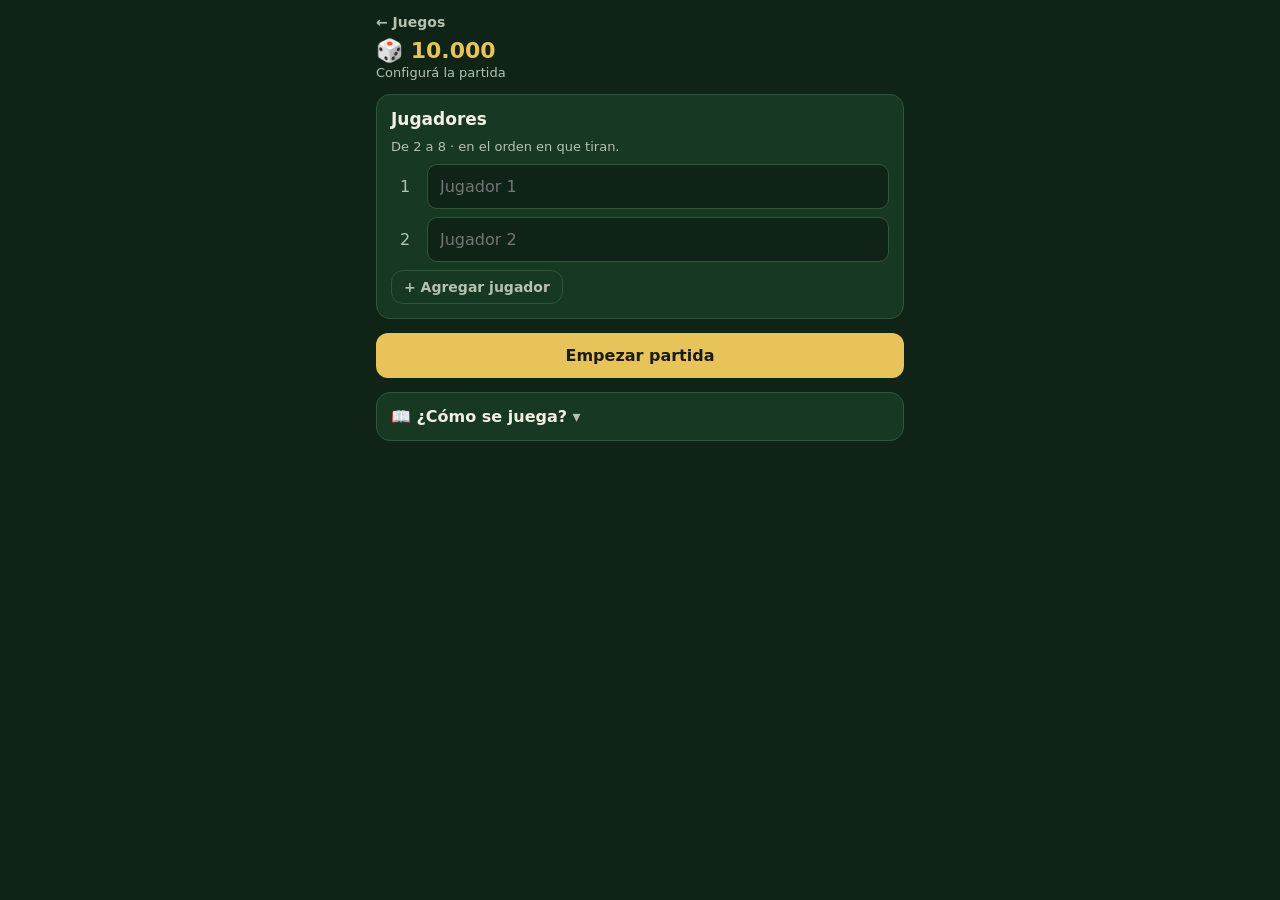
<file: games/diez-mil.html>
<!doctype html>
<html lang="es">
<head>
<meta charset="utf-8">
<meta name="viewport" content="width=device-width, initial-scale=1, maximum-scale=1">
<meta name="theme-color" content="#0f2417">
<title>Anotador 10.000</title>
<link rel="manifest" href="../manifest.webmanifest">
<link rel="icon" href="../icons/icon-192.png">
<link rel="stylesheet" href="../common.css">
<style>
.turn{border-color:var(--gold)}
.tot{font-size:44px;font-weight:800;color:var(--gold);line-height:1.1}
.quick{display:grid;grid-template-columns:repeat(4,1fr);gap:6px;margin:10px 0}
.quick button{background:var(--card2);color:var(--text);border:1px solid var(--line);padding:11px 0;font-size:15px}
.dice{display:grid;grid-template-columns:repeat(6,1fr);gap:6px;margin:10px 0}
.die{background:#f3efe2;color:#14321f;border:0;border-radius:10px;font-size:30px;line-height:1;padding:6px 0}
.tray{display:flex;gap:6px;flex-wrap:wrap;min-height:44px;align-items:center;padding:6px;background:var(--bg);border-radius:10px}
.tray .die{font-size:30px;padding:4px 6px;background:var(--gold)}
.calcv{font-size:22px;font-weight:800;color:var(--gold)}
</style>
</head>
<body>
<main>
  <a class="backlink" href="../index.html">← Juegos</a>
  <h1>🎲 10.000</h1>
</main>
<script src="../common.js"></script>
<script>
const FACES=['','⚀','⚁','⚂','⚃','⚄','⚅'];
const GOAL=10000, MIN=750;
let calcOpen=false, tray=[];

/* valor de una tirada de dados */
function diceValue(d){
  if(!d.length)return {v:0,t:''};
  const c=[0,0,0,0,0,0,0]; d.forEach(x=>c[x]++);
  const s=[...new Set(d)].sort().join('');
  if(d.length===5&&new Set(d).size===5&&(s==='12345'||s==='23456'||s==='13456'))return {v:500,t:'Escalera'};
  let v=0, parts=[];
  for(let n=1;n<=6;n++){
    if(!c[n])continue;
    if(c[n]===3){const x=n===1?1000:n*100;v+=x;parts.push(`tres ${n} = ${U.fmt(x)}`)}
    else{
      if(n===1){v+=c[n]*100;parts.push(`${c[n]}×1 = ${c[n]*100}`)}
      else if(n===5){v+=c[n]*50;parts.push(`${c[n]}×5 = ${c[n]*50}`)}
    }
  }
  return {v,t:parts.join(' · ')||'No vale nada'};
}

const G={
  subtitle:()=>'A 10.000 · mínimo 750 para entrar',
  key:'diezmil_v1', title:'10.000', minP:2, maxP:8,
  whoNote:'en el orden en que tiran',
  rules:`
    <li>Cada uno tira en su turno y anota los puntos que hizo, o 0 si se quemó.</li>
    <li>Para <b>entrar</b> hay que hacer al menos <b>750</b> en un turno.</li>
    <li><b>1</b> vale 100 y <b>5</b> vale 50.</li>
    <li><b>Tres iguales</b> valen ese número × 100 (tres 2 = 200, tres 6 = 600), pero <b>tres 1 = 1.000</b>.</li>
    <li>Con <b>cuatro iguales</b> no vale la multiplicación: solo cuentan los 1 y los 5 sueltos.</li>
    <li><b>Escalera</b> (1-5, 2-6 o 3-4-5-6-1) vale 500.</li>
    <li>Gana el primero que llega a 10.000.</li>`,
  newState(players,o,prev){
    const n=players.length, start=prev?((prev.start||0)+1)%n:0;
    return {scores:Array(n).fill(0),entered:Array(n).fill(false),turns:[],turn:start,start,cur:''};
  },
  result(S){
    const max=Math.max(...S.scores), w=S.players.map((_,i)=>i).filter(i=>S.scores[i]===max);
    return {winners:w,text:`${U.fmt(max)} puntos`};
  },
  endHtml(S){return `<div class="card"><h2>Planilla</h2>${planilla(S)}</div>`},
  render(S,api){
    const $=U.$, esc=U.esc, fmt=U.fmt, p=S.turn;
    const cur=parseInt(S.cur,10)||0;
    const needEntry=!S.entered[p];
    let h=`<div class="card turn"><div class="row between"><div><div class="sub" style="margin:0">Tira</div><h2 style="margin:0;font-size:22px">${esc(S.players[p])}</h2></div>
      <div style="text-align:right"><div class="sub" style="margin:0">Tiene</div><div style="font-size:20px;font-weight:700">${fmt(S.scores[p])}</div></div></div>
      ${needEntry?`<div class="note" style="margin-top:10px">Todavía no entró: necesita <b>${MIN}</b> en este turno.</div>`:''}
      <div class="sub" style="margin:12px 0 4px">Puntos de este turno</div>
      <div class="row"><input type="number" inputmode="numeric" id="cur" value="${S.cur}" placeholder="0" style="font-size:26px;font-weight:800;text-align:center">
        <button class="ghost small" id="clr">Borrar</button></div>
      <div class="quick">${[50,100,200,300,400,500,600,1000].map(x=>`<button data-q="${x}">+${fmt(x)}</button>`).join('')}</div>
      <button class="ghost small" id="calcT" style="width:100%">🎲 ${calcOpen?'Ocultar':'Abrir'} calculadora de dados</button>
      <div id="calc" class="${calcOpen?'':'hidden'}" style="margin-top:10px"></div>
      <div class="sub" id="after" style="margin:12px 0 8px"></div>
      <div class="footer"><button class="ghost" id="burn">Se quemó (0)</button><button class="primary" id="ok">Anotar</button></div>
    </div>`;
    h+=`<div class="card"><h2>Posiciones</h2>${U.rankHtml(S.players,S.scores,{
      tag:i=>i===p?'<span class="pill gold">tira</span>':'',
      meta:i=>S.entered[i]?(S.scores[i]>=GOAL?'¡llegó!':`le faltan ${fmt(GOAL-S.scores[i])}`):`no entró (mínimo ${MIN})`,
      bar:i=>S.scores[i]/GOAL*100})}</div>`;
    h+=`<div class="card"><h2>Planilla</h2>${planilla(S)}</div>`;
    $('game').innerHTML=h;

    const upd=()=>{
      const v=parseInt(S.cur,10)||0, after=S.scores[p]+v;
      const blocked=needEntry&&v>0&&v<MIN;
      $('after').innerHTML=blocked?`<span class="bad">Con ${fmt(v)} no entra: necesita ${MIN}.</span>`
        :v?`Queda en <b style="color:var(--text)">${fmt(after)}</b>${after>=GOAL?' · <span class="ok">¡llega a 10.000!</span>':` · le faltan ${fmt(GOAL-after)}`}`:'Cargá los puntos o tocá "Se quemó".';
      $('ok').disabled=!v||blocked;
    };
    upd();
    $('cur').oninput=e=>{S.cur=e.target.value.replace(/[^0-9]/g,'');api.save();upd()};
    $('clr').onclick=()=>{S.cur='';api.save();api.rerender()};
    $('game').querySelectorAll('[data-q]').forEach(b=>b.onclick=()=>{S.cur=String((parseInt(S.cur,10)||0)+ +b.dataset.q);api.save();api.rerender()});
    $('calcT').onclick=()=>{calcOpen=!calcOpen;api.rerender()};
    const commit=v=>api.mutate(S=>{
      if(v>0)S.entered[p]=true;
      S.scores[p]+=v;S.turns.push({p,v});S.cur='';
      if(S.scores[p]>=GOAL)S.over=true;else S.turn=(p+1)%S.players.length;
    });
    $('ok').onclick=()=>commit(parseInt(S.cur,10)||0);
    $('burn').onclick=()=>commit(0);
    if(calcOpen)renderCalc(S,api);
  }
};
function renderCalc(S,api){
  const $=U.$, r=diceValue(tray);
  $('calc').innerHTML=`<div class="sub" style="margin:0 0 6px">Tocá los dados que separaste (hasta 5).</div>
    <div class="dice">${[1,2,3,4,5,6].map(n=>`<button class="die" data-d="${n}">${FACES[n]}</button>`).join('')}</div>
    <div class="tray">${tray.map((d,i)=>`<button class="die" data-x="${i}">${FACES[d]}</button>`).join('')||'<span class="mut" style="font-size:13px;padding:0 6px">Sin dados</span>'}</div>
    <div class="row between" style="margin-top:8px"><div><div class="calcv">${U.fmt(r.v)}</div><div class="sub" style="margin:0">${r.t}</div></div>
      <button class="primary small" style="width:auto" id="cAdd" ${r.v?'':'disabled'}>Sumar al turno</button></div>`;
  $('calc').querySelectorAll('[data-d]').forEach(b=>b.onclick=()=>{if(tray.length<5){tray.push(+b.dataset.d);renderCalc(S,api)}});
  $('calc').querySelectorAll('[data-x]').forEach(b=>b.onclick=()=>{tray.splice(+b.dataset.x,1);renderCalc(S,api)});
  $('cAdd').onclick=()=>{S.cur=String((parseInt(S.cur,10)||0)+r.v);tray=[];api.save();api.rerender()};
}
function planilla(S){
  const n=S.players.length, rounds=[];
  let k=0;
  S.turns.forEach(t=>{
    // nueva vuelta cuando vuelve a tirar quien arrancó
    if(t.p===S.start||!rounds.length){if(t.p===S.start||!rounds.length)rounds.push({pts:Array(n).fill(null)})}
    rounds[rounds.length-1].pts[t.p]=t.v;
  });
  return U.sheetTable(S.players,rounds,S.scores,{cls:v=>v>0?'':'neg',cellFmt:v=>v?U.fmt(v):'✕'});
}
U.app(G);
</script>
</body>
</html>
</file>
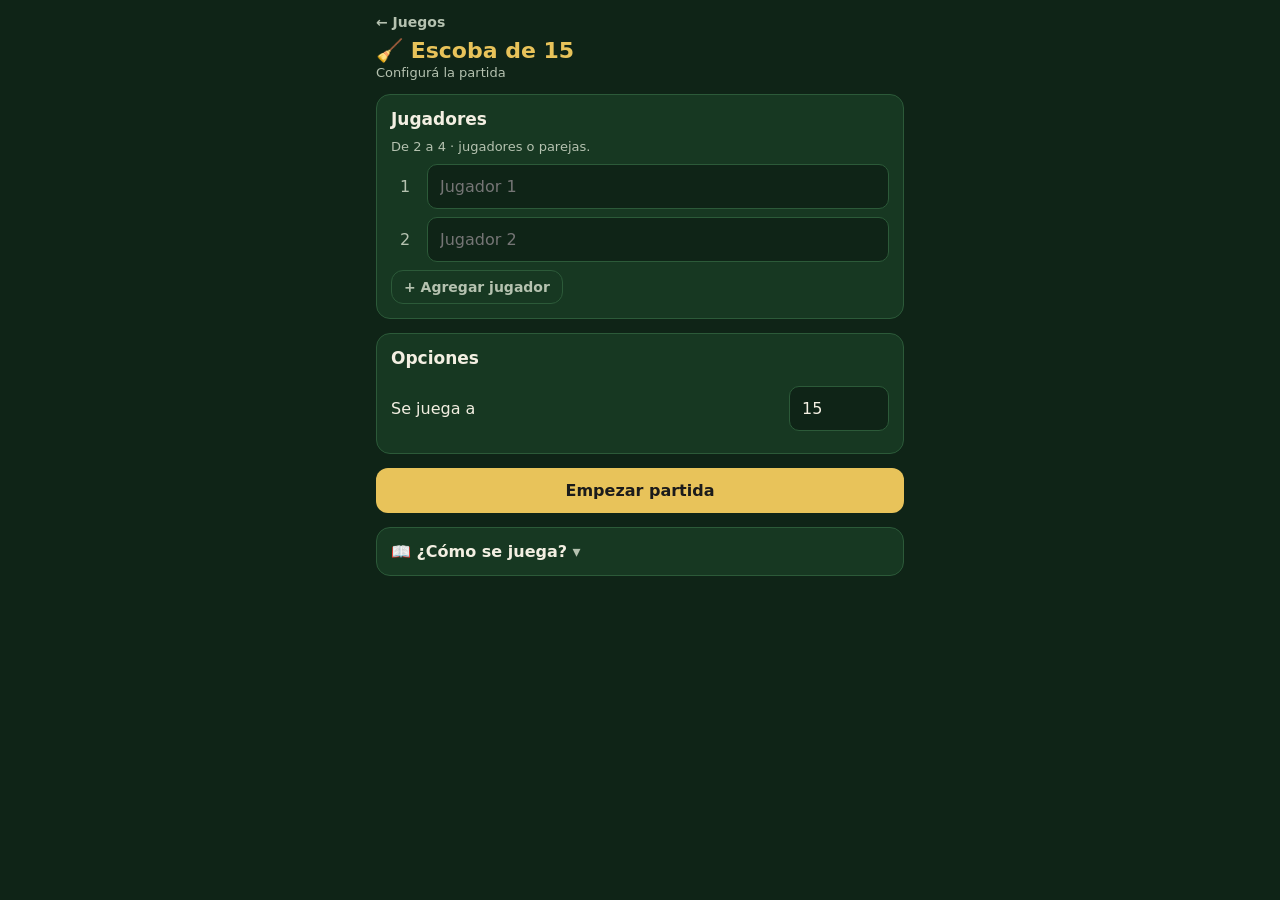
<file: games/escoba.html>
<!doctype html>
<html lang="es">
<head>
<meta charset="utf-8">
<meta name="viewport" content="width=device-width, initial-scale=1, maximum-scale=1">
<meta name="theme-color" content="#0f2417">
<title>Anotador Escoba de 15</title>
<link rel="manifest" href="../manifest.webmanifest">
<link rel="icon" href="../icons/icon-192.png">
<link rel="stylesheet" href="../common.css">
<style>
.cat{padding:10px 0;border-bottom:1px solid var(--line)}
.cat:last-of-type{border-bottom:0}
.cat .cn{font-weight:700;margin-bottom:8px}
.cat .cn small{font-weight:400;color:var(--muted)}
.prev{display:flex;flex-wrap:wrap;gap:6px;margin-top:10px}
.prev span{background:var(--card2);border-radius:10px;padding:6px 10px;font-size:14px}
.prev b{color:var(--gold)}
</style>
</head>
<body>
<main>
  <a class="backlink" href="../index.html">← Juegos</a>
  <h1>🧹 Escoba de 15</h1>
</main>
<script src="../common.js"></script>
<script>
const CATS=[
  {k:'cartas',n:'Más cartas'},
  {k:'oros',n:'Más oros'},
  {k:'siete',n:'Siete de oro'},
  {k:'setenta',n:'Setenta',s:'más sietes'}
];
let E=null;
const G={
  subtitle:S=>`A ${S.opts.target||15} puntos`,
  key:'escoba_v1', title:'Escoba de 15', minP:2, maxP:4,
  whoNote:'jugadores o parejas',
  options:[{id:'target',label:'Se juega a',type:'number',def:15}],
  rules:`
    <li>Al terminar cada mano se cuentan los puntos de cada uno (o de cada pareja).</li>
    <li>Cada <b>escoba</b> vale 1 punto.</li>
    <li>También vale 1 punto cada uno de estos: <b>más cartas</b>, <b>más oros</b>, <b>siete de oro</b> y <b>setenta</b> (más sietes).</li>
    <li>Si en alguno empatan, marcá "Nadie".</li>
    <li>Gana el primero que llega a <b>15</b>. Si al cerrar una mano hay empate arriba, se juega otra.</li>`,
  newState(players){E=null;return {scores:Array(players.length).fill(0),hands:[]}},
  result(S){
    const max=Math.max(...S.scores), w=S.players.map((_,i)=>i).filter(i=>S.scores[i]===max);
    return {winners:w,text:`${max} puntos en ${S.hands.length} manos`};
  },
  endHtml(S){return `<div class="card"><h2>Planilla</h2>${planilla(S)}</div>`},
  render(S,api){
    const $=U.$, esc=U.esc, n=S.players.length, T=S.opts.target||15;
    if(!E||E.hand!==S.hands.length){E={hand:S.hands.length,esc:Array(n).fill(0)};CATS.forEach(c=>E[c.k]=null)}
    const handPts=()=>S.players.map((_,p)=>E.esc[p]+CATS.filter(c=>E[c.k]===p).length);
    const max=Math.max(...S.scores), tied=S.players.filter((_,i)=>S.scores[i]===max).length>1;
    let h='';
    if(max>=T&&tied)h+=`<div class="banner">Empatados con ${max}: se juega otra mano.</div>`;
    h+=`<div class="card"><h2>Posiciones</h2>${U.rankHtml(S.players,S.scores,{
      meta:p=>S.scores[p]>=T?'¡llegó!':`le faltan ${T-S.scores[p]}`, bar:p=>S.scores[p]/T*100})}</div>`;
    h+=`<div class="card entry"><h2>Mano ${S.hands.length+1}</h2>
      <div class="cat"><div class="cn">Escobas</div>
      ${S.players.map((nm,p)=>`<div class="row between" style="padding:4px 0"><span class="nm">${esc(nm)}</span>
        <div class="step"><button data-e="${p}" data-d="-1">−</button><div class="val">${E.esc[p]}</div><button data-e="${p}" data-d="1">+</button></div></div>`).join('')}
      </div>
      ${CATS.map(c=>`<div class="cat"><div class="cn">${c.n}${c.s?` <small>(${c.s})</small>`:''}</div><div class="chips">
        ${S.players.map((nm,p)=>`<button class="chip${E[c.k]===p?' sel':''}" data-c="${c.k}" data-p="${p}">${esc(nm)}</button>`).join('')}
        <button class="chip${E[c.k]===-1?' sel':''}" data-c="${c.k}" data-p="-1">Nadie</button></div></div>`).join('')}
      <div class="prev">${handPts().map((v,p)=>`<span>${esc(S.players[p])} <b>+${v}</b></span>`).join('')}</div>
      <div style="margin-top:12px"><button class="primary" id="add" ${CATS.every(c=>E[c.k]!==null)?'':'disabled'}>Anotar mano</button></div>
      ${CATS.every(c=>E[c.k]!==null)?'':'<div class="sub" style="margin:8px 0 0">Marcá quién se llevó cada punto (o "Nadie").</div>'}
    </div>`;
    h+=`<div class="card"><h2>Planilla</h2>${planilla(S)}</div>`;
    $('game').innerHTML=h;
    $('game').querySelectorAll('[data-e]').forEach(b=>b.onclick=()=>{const p=+b.dataset.e;E.esc[p]=Math.max(0,E.esc[p]+ +b.dataset.d);api.rerender()});
    $('game').querySelectorAll('[data-c]').forEach(b=>b.onclick=()=>{E[b.dataset.c]=+b.dataset.p;api.rerender()});
    $('add').onclick=()=>api.mutate(S=>{
      const pts=handPts();
      pts.forEach((v,p)=>S.scores[p]+=v);
      S.hands.push({pts,esc:E.esc.slice()});
      E=null;
      const max=Math.max(...S.scores);
      if(max>=T&&S.scores.filter(x=>x===max).length===1)S.over=true;
    });
  }
};
function planilla(S){
  return U.sheetTable(S.players,S.hands,S.scores,{plus:true,cellFmt:(v,r,j)=>'+'+v+(r.esc&&r.esc[j]?` <span class="mut" style="font-size:11px">🧹${r.esc[j]}</span>`:'')});
}
U.app(G);
</script>
</body>
</html>
</file>
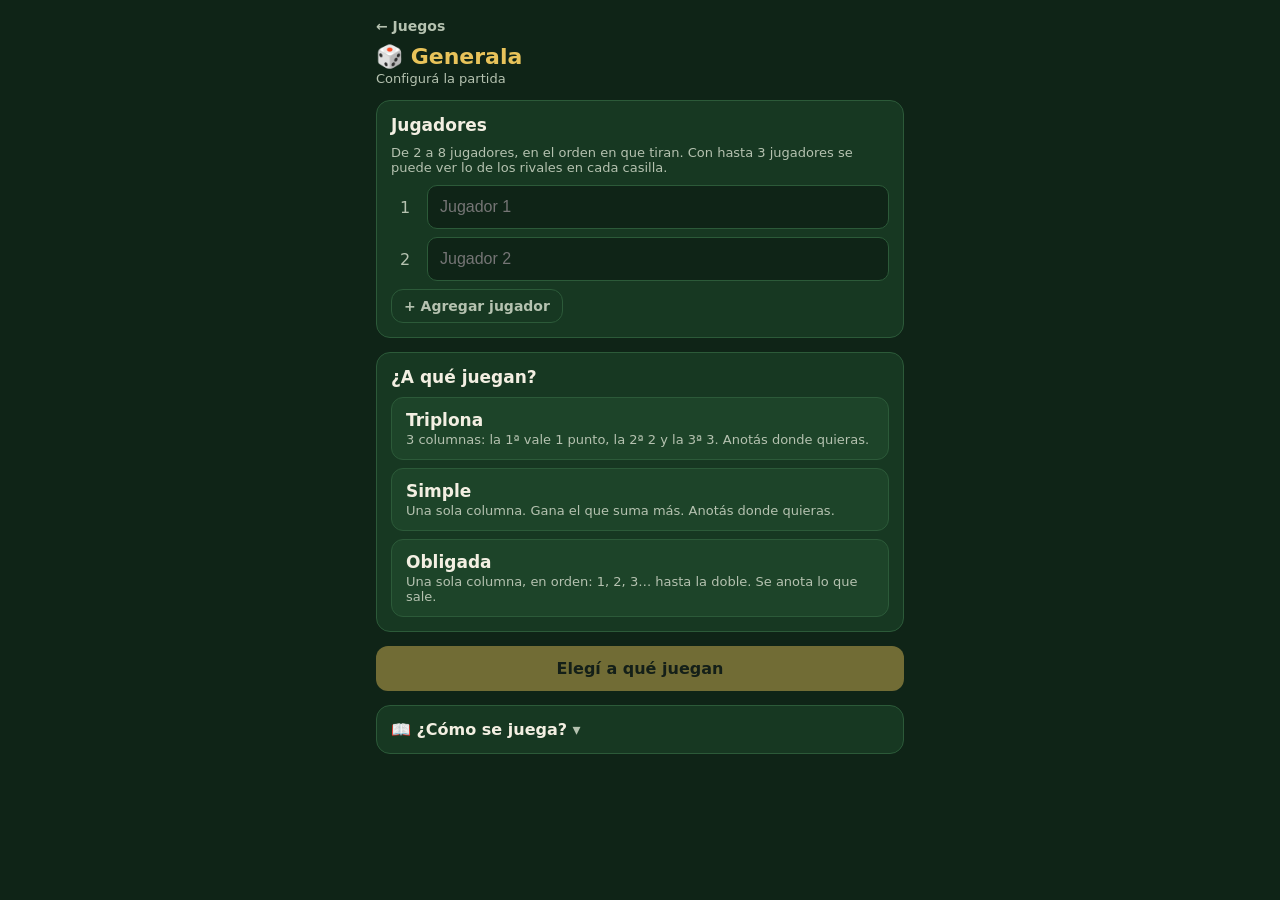
<file: games/generala.html>
<!doctype html>
<html lang="es">
<head>
<meta charset="utf-8">
<meta name="viewport" content="width=device-width, initial-scale=1, maximum-scale=1">
<meta name="theme-color" content="#0f2417">
<title>Anotador Generala</title>
<link rel="manifest" href="../manifest.webmanifest">
<link rel="icon" href="../icons/icon-192.png">
<link rel="apple-touch-icon" href="../icons/icon-192.png">
<style>
.backlink{display:inline-block;color:var(--muted);text-decoration:none;font-size:14px;font-weight:600;padding:4px 0 6px}
:root{
  --bg:#0f2417; --card:#173822; --card2:#1d4429; --line:#2c5a39;
  --text:#f3efe2; --muted:#b5c2b0; --gold:#e8c35a; --ok:#6fd38a; --bad:#ef7a6a;
}
*{box-sizing:border-box;-webkit-tap-highlight-color:transparent}
html,body{margin:0;background:var(--bg);color:var(--text);font-family:system-ui,-apple-system,"Segoe UI",Roboto,sans-serif}
body{padding:14px 16px 40px;max-width:560px;margin:0 auto}
h1{font-size:22px;margin:4px 0 2px;color:var(--gold)}
h2{font-size:17px;margin:0 0 10px}
.sub{color:var(--muted);font-size:13px;margin-bottom:14px}
.card{background:var(--card);border:1px solid var(--line);border-radius:14px;padding:14px;margin-bottom:14px}
input[type=text]{width:100%;background:var(--bg);color:var(--text);border:1px solid var(--line);border-radius:10px;padding:12px;font-size:16px}
button{font:inherit;border:0;border-radius:12px;padding:13px 16px;font-size:16px;font-weight:600;cursor:pointer}
.primary{background:var(--gold);color:#1b1b1b;width:100%}
.ghost{background:transparent;color:var(--muted);border:1px solid var(--line)}
.small{padding:8px 12px;font-size:14px}
.danger{color:var(--bad);border-color:#6a3a33}
.hidden{display:none!important}
.namerow{display:flex;gap:8px;margin-bottom:8px}
.namerow .ord{width:28px;flex:none;display:flex;align-items:center;justify-content:center;color:var(--muted)}

.tabs{display:flex;flex-wrap:wrap;gap:8px;margin-bottom:12px}
.tab{flex:1 1 22%;min-width:70px;background:var(--card);border:1px solid var(--line);border-radius:12px;padding:10px 8px;text-align:center;color:var(--text)}
.tab .nm{font-size:13px;color:var(--muted);white-space:nowrap;overflow:hidden;text-overflow:ellipsis}
.tab .pt{font-size:26px;font-weight:800;line-height:1.1}
.tab .pl{font-size:10px;color:var(--muted);font-weight:500}
.tab.view{border-color:var(--gold)}
.tab.turn .nm{color:var(--gold)}
.tab.turn .nm::before{content:"🎲 "}

.turnbar{background:var(--gold);color:#1b1b1b;border-radius:12px;padding:10px 14px;font-weight:700;margin-bottom:12px;display:flex;justify-content:space-between;align-items:center;gap:8px}
.turnbar.other{background:var(--card2);color:var(--muted);font-weight:500}
.turnbar .srv{background:#1b1b1b;color:var(--gold);padding:7px 10px;font-size:13px;border-radius:10px}

.status .line{padding:8px 0;border-bottom:1px solid var(--line);font-size:14px}
.status .line:last-child{border-bottom:0}
.status .hd{display:flex;justify-content:space-between;font-weight:700;margin-bottom:3px}
.status .hd .pts{color:var(--gold)}
.ok{color:var(--ok)} .bad{color:var(--bad)} .mut{color:var(--muted)}
.pill{display:inline-block;font-size:11px;padding:2px 8px;border-radius:20px;background:var(--card2);color:var(--muted);font-weight:600}
.pill.gold{background:var(--gold);color:#1b1b1b}
.matchline{font-size:15px;padding:10px 12px;border-radius:10px;background:var(--card2);margin-bottom:6px}

table{border-collapse:separate;border-spacing:5px;width:100%}
th{font-size:14px;color:var(--muted);font-weight:600;padding:4px 0}
th .mult{display:block;color:var(--gold);font-size:13px}
td.cat{font-weight:700;font-size:17px;padding-left:4px;width:24%}
td.cat small{display:block;color:var(--muted);font-weight:400;font-size:11px}
td.cell{background:var(--card2);border:1px solid var(--line);border-radius:10px;height:52px;text-align:center;font-size:20px;font-weight:700;cursor:pointer}
td.cell.empty{color:var(--line);font-weight:400}
td.cell.x{color:var(--bad);font-size:16px}
td.cell.lock{cursor:default}
td.cell.lock .dot{opacity:.35}
.riv{display:block;font-size:10px;font-weight:500;color:var(--muted);line-height:1.25;white-space:nowrap}
.riv:first-of-type{margin-top:1px}
.same{text-decoration:line-through;text-decoration-thickness:2px;opacity:.45}
.rivtoggle{display:flex;justify-content:flex-end;align-items:center;gap:6px;font-size:13px;color:var(--muted);margin:0 4px 4px}
.rivtoggle input{width:18px;height:18px}
td.cell .tag{display:block;font-size:10px;font-weight:500;color:var(--muted);margin-top:-2px}
td.cell .tag.d{color:var(--gold)}
tr.sep td{height:4px}
tr.foot td{text-align:center;font-size:12px;color:var(--muted);padding-top:6px}
tr.foot td b{display:block;color:var(--gold);font-size:20px}

.rules summary{font-weight:700;font-size:16px;cursor:pointer;list-style:none}
.rules summary::-webkit-details-marker{display:none}
.rules summary::after{content:" ▾";color:var(--muted)}
.rules[open] summary::after{content:" ▴"}
.rules ul{margin:10px 0 0;padding-left:18px;font-size:14px;line-height:1.5;color:var(--muted)}
.rules li{margin-bottom:4px}.rules b{color:var(--text)}
.hrow{display:flex;justify-content:space-between;align-items:center;gap:8px;padding:10px 0;border-bottom:1px solid var(--line)}
.hrow:last-child{border-bottom:0}
.hrow .who{font-weight:600}.hrow .meta{font-size:12px;color:var(--muted)}
.hrow .btns{display:flex;gap:6px;flex:none}
.modes{display:flex;flex-direction:column;gap:8px}
.mode{background:var(--card2);color:var(--text);border:1px solid var(--line);text-align:left;padding:12px 14px}
.mode b{display:block;font-size:17px}.mode span{display:block;font-size:13px;color:var(--muted);font-weight:400;margin-top:2px}
.mode.sel{border:2px solid var(--gold)}.mode.sel b{color:var(--gold)}
.primary:disabled{opacity:.45}
td.cell.next{border:2px solid var(--gold)}
.rank .r{display:flex;justify-content:space-between;background:var(--card2);border-radius:10px;padding:10px 12px;margin-bottom:6px}
.rank .r.first{outline:2px solid var(--gold)}
.footer{display:flex;gap:8px;margin-top:6px}
.footer button{flex:1}

.overlay{position:fixed;inset:0;background:rgba(0,0,0,.55);display:flex;align-items:flex-end;justify-content:center;z-index:10}
.sheet{background:var(--card);border-top:1px solid var(--line);border-radius:18px 18px 0 0;width:100%;max-width:560px;padding:18px 16px 24px;max-height:90vh;overflow:auto}
.sheet h3{margin:0 0 2px;font-size:19px}
.opts{display:grid;grid-template-columns:1fr 1fr;gap:8px;margin:14px 0 10px}
.opts button{background:var(--card2);color:var(--text);border:1px solid var(--line);padding:14px 8px;font-size:16px}
.opts button b{display:block;font-size:22px;color:var(--gold)}
.opts button:disabled{opacity:.35}
.opts .wide{grid-column:span 2}
.dbl{background:#3a2a10;border:1px solid #7a5a1c;border-radius:12px;padding:12px;margin-bottom:10px}
.dbl .row{display:flex;align-items:center;justify-content:space-between;gap:8px;margin-top:8px}
.step{display:flex;align-items:center;gap:6px}
.step button{width:42px;height:42px;padding:0;font-size:22px;background:var(--card2);color:var(--text);border:1px solid var(--line)}
.step .val{min-width:34px;text-align:center;font-size:22px;font-weight:700}
.xbtn{width:100%;background:transparent;color:var(--bad);border:1px solid #6a3a33;margin-bottom:8px}
.win{text-align:center}
.win .big{font-size:34px;font-weight:800;color:var(--gold);margin:8px 0}
</style>
</head>
<body>
<a class="backlink" href="../index.html">← Juegos</a>

<h1>🎲 Generala</h1>
<div class="sub" id="subtitle">Anotador</div>

<section id="setup" class="hidden">
  <div class="card">
    <h2>Jugadores</h2>
    <div class="sub" style="margin-bottom:10px">De 2 a 8 jugadores, en el orden en que tiran. Con hasta 3 jugadores se puede ver lo de los rivales en cada casilla.</div>
    <div id="names"></div>
    <button class="ghost small" id="addName">+ Agregar jugador</button>
  </div>
  <div class="card"><h2>¿A qué juegan?</h2><div id="modePick" class="modes"></div></div>
  <button class="primary" id="startBtn" style="margin-bottom:14px">Empezar partida</button>
  <div class="card hidden" id="histBox"><h2>Series anteriores</h2><div class="sub" style="margin-bottom:8px">Elegí una para seguir sumando partidas con los mismos jugadores.</div><div id="histList"></div></div>
  <details class="card rules"><summary>📖 ¿Cómo se juega?</summary>
    <ul>
      <li>Cada jugador tiene 3 tiros por turno y anota lo que sacó en una casilla libre, en cualquier columna.</li>
      <li><b>Números (1 al 6):</b> se anota la suma de los dados de ese número. Ej: tres 4 = 12 al 4.</li>
      <li><b>Escalera</b> (1-5, 2-6 o 3-4-5-6-1): 20 barata, 25 servida.</li>
      <li><b>Full</b> (3 iguales + 2 iguales): 30 barato, 35 servido.</li>
      <li><b>Póker</b> (4 iguales): 40 barato, 45 servido.</li>
      <li><b>Generala</b> (5 iguales): 50. <b>Servida gana la partida.</b></li>
      <li><b>Doble</b>: 100, solo si ya tenés la generala anotada en esa misma columna.</li>
      <li>Si no sacás nada, tachás (mongo) una casilla libre y ya no se puede usar.</li>
      <li><b>Doblarse:</b> si sacás los 5 dados de un número seguís tirando hasta que no salga más. En Triplona se puede con las 3 generalas ocupadas (anotadas o tachadas), en Simple con la generala ocupada y en Obligada siempre.</li>
      <li><b>Columnas:</b> el que más suma en la 1ª gana 1 punto, en la 2ª 2 y en la 3ª 3. Si empatan, no se la lleva nadie.</li>
      <li>Gana la partida el que junta más puntos.</li>
      <li><b>Modos:</b> <b>Triplona</b> (las 3 columnas), <b>Simple</b> (una columna, gana el que suma más) y <b>Obligada</b> (una columna, se anota en orden del 1 a la doble lo que salga).</li>
    </ul></details>
</section>

<section id="game" class="hidden">
  <div class="sub" id="seriesBar" style="margin:-6px 0 10px"></div>
  <div class="tabs" id="tabs"></div>
  <div class="card status" id="status"></div>
  <div class="turnbar" id="turnbar"></div>
  <div class="card" style="padding:10px 8px"><label class="rivtoggle"><input type="checkbox" id="rivChk"> Ver lo de los rivales en cada casilla</label><table id="grid"></table></div>
  <div class="footer">
    <button class="ghost small" id="undoBtn">↶ Deshacer</button>
    <button class="ghost small danger" id="newBtn">Salir al menú</button>
  </div>
  <div style="margin-top:14px"><details class="card rules"><summary>📖 ¿Cómo se juega?</summary>
    <ul>
      <li>Cada jugador tiene 3 tiros por turno y anota lo que sacó en una casilla libre, en cualquier columna.</li>
      <li><b>Números (1 al 6):</b> se anota la suma de los dados de ese número. Ej: tres 4 = 12 al 4.</li>
      <li><b>Escalera</b> (1-5, 2-6 o 3-4-5-6-1): 20 barata, 25 servida.</li>
      <li><b>Full</b> (3 iguales + 2 iguales): 30 barato, 35 servido.</li>
      <li><b>Póker</b> (4 iguales): 40 barato, 45 servido.</li>
      <li><b>Generala</b> (5 iguales): 50. <b>Servida gana la partida.</b></li>
      <li><b>Doble</b>: 100, solo si ya tenés la generala anotada en esa misma columna.</li>
      <li>Si no sacás nada, tachás (mongo) una casilla libre y ya no se puede usar.</li>
      <li><b>Doblarse:</b> si sacás los 5 dados de un número seguís tirando hasta que no salga más. En Triplona se puede con las 3 generalas ocupadas (anotadas o tachadas), en Simple con la generala ocupada y en Obligada siempre.</li>
      <li><b>Columnas:</b> el que más suma en la 1ª gana 1 punto, en la 2ª 2 y en la 3ª 3. Si empatan, no se la lleva nadie.</li>
      <li>Gana la partida el que junta más puntos.</li>
      <li><b>Modos:</b> <b>Triplona</b> (las 3 columnas), <b>Simple</b> (una columna, gana el que suma más) y <b>Obligada</b> (una columna, se anota en orden del 1 a la doble lo que salga).</li>
    </ul></details></div>
</section>

<section id="end" class="hidden">
  <div class="card win">
    <div style="font-size:48px">🏆</div>
    <div class="sub" style="margin:0">Ganó</div>
    <div class="big" id="winnerName"></div>
    <div class="sub" id="winnerPts"></div>
  </div>
  <div class="card"><h2>Columnas</h2><div class="rank" id="rank"></div></div>
  <div class="card"><h2>Partidas acumuladas</h2><div class="rank" id="series"></div></div>
  <div class="footer">
    <button class="ghost small" id="seeBtn">Ver planillas</button>
    <button class="primary small" id="againBtn">Seguir jugando</button>
  </div>
  <div class="footer"><button class="ghost small" id="undoEnd">↶ Deshacer</button><button class="ghost small danger" id="newEnd">Salir al menú</button></div>
</section>

<div class="overlay hidden" id="overlay"><div class="sheet" id="sheet"></div></div>

<script>
const KEY='generala_v2';
const CATS=[
  {k:'1',n:'1',t:'num',f:1},{k:'2',n:'2',t:'num',f:2},{k:'3',n:'3',t:'num',f:3},
  {k:'4',n:'4',t:'num',f:4},{k:'5',n:'5',t:'num',f:5},{k:'6',n:'6',t:'num',f:6},
  {k:'E',n:'E',full:'Escalera',t:'juego',b:20,s:25},
  {k:'F',n:'F',full:'Full',t:'juego',b:30,s:35},
  {k:'P',n:'P',full:'Póker',t:'juego',b:40,s:45},
  {k:'G',n:'G',full:'Generala',t:'fijo',v:50},
  {k:'G2',n:'G2',full:'Doble',t:'fijo',v:100,req:'G'}
];
const NUMS=CATS.filter(c=>c.t==='num');
const CP=[1,2,3];
const MODES={
  triplona:{n:'Triplona',d:'3 columnas: la 1ª vale 1 punto, la 2ª 2 y la 3ª 3. Anotás donde quieras.'},
  simple:{n:'Simple',d:'Una sola columna. Gana el que suma más. Anotás donde quieras.'},
  obligada:{n:'Obligada',d:'Una sola columna, en orden: 1, 2, 3… hasta la doble. Se anota lo que sale.'}
};
const mode=()=>(S&&S.mode)||'triplona';
const single=()=>mode()!=='triplona';
const ncols=m=>(m||'triplona')==='triplona'?3:1;
const cols=()=>Array.from({length:ncols(mode())},(_,i)=>i);

let S=null, view=0, draft=['',''], draftMode=null;
const $=id=>document.getElementById(id);
const esc=s=>String(s).replace(/[&<>"]/g,c=>({'&':'&amp;','<':'&lt;','>':'&gt;','"':'&quot;'}[c]));
const HKEY='generala_historial';
function loadHist(){try{return JSON.parse(localStorage.getItem(HKEY)||'[]')}catch(e){return []}}
function saveHist(h){try{localStorage.setItem(HKEY,JSON.stringify(h))}catch(e){}}
/* guarda la serie actual en el historial (partidas terminadas) */
function syncHist(){
  if(!S||!S.id)return;
  const games=[...(S.series||[]),...(S.over?[result()]:[])];
  let h=loadHist().filter(x=>x.id!==S.id);
  if(games.length)h.unshift({id:S.id,mode:mode(),players:S.players,games,date:new Date().toISOString()});
  saveHist(h.slice(0,30));
}
function save(){try{localStorage.setItem(KEY,JSON.stringify(S))}catch(e){};syncHist()}
const newId=()=>Date.now().toString(36)+Math.random().toString(36).slice(2,6);
function load(){try{const v=localStorage.getItem(KEY);return v?JSON.parse(v):null}catch(e){return null}}
const P=()=>S.players.map((_,i)=>i);

function emptySheet(m){return Array.from({length:ncols(m)},()=>({}))}
function nextCat(p){const col=S.sheets[p][0];const c=CATS.find(x=>!col[x.k]);return c?c.k:null}
function raw(p,c){return Object.values(S.sheets[p][c]).reduce((a,x)=>a+(x.v||0),0)}
function colDone(p,c){return Object.keys(S.sheets[p][c]).length===CATS.length}
function allDone(){return P().every(p=>cols().every(c=>colDone(p,c)))}
/* "Doblarse": las 3 casillas de G (una por columna) ya ocupadas */
function canDouble(p){return mode()==='obligada'||cols().every(c=>S.sheets[p][c].G)}

/* máximo que le falta sumar a p en la columna c.
   Si ya puede doblarse y le queda algún número libre en esa columna, no tiene techo. */
function maxLeft(p,c){
  const col=S.sheets[p][c]; let m=0;
  for(const cat of CATS){
    if(col[cat.k])continue;
    if(cat.t==='num'){ if(canDouble(p)) return Infinity; m+=5*cat.f; }
    else if(cat.t==='juego') m+=cat.s;
    else if(cat.k==='G') m+=50;
    else { const g=col.G; if(!g||!g.x) m+=100; }
  }
  return m;
}

/* estado de una columna */
function colInfo(c){
  const r=P().map(p=>raw(p,c));
  const done=P().every(p=>colDone(p,c));
  const top=Math.max(...r);
  const leaders=P().filter(p=>r[p]===top);
  const trail=P().filter(p=>r[p]<top).map(p=>{
    const gap=top-r[p], left=maxLeft(p,c);
    return {p,gap,left,reach:left>=gap};
  });
  // ¿algún líder puede ser alcanzado? columna definida si ningún rezagado alcanza y hay un solo líder
  const decided=done || (leaders.length===1 && trail.every(t=>!t.reach));
  return {c,r,done,top,leaders,trail,decided};
}
/* puntos de partida asegurados y potenciales */
function match(){
  const won=P().map(()=>0), pot=P().map(()=>0);
  const infos=cols().map(colInfo);
  infos.forEach(ci=>{
    const pts=CP[ci.c];
    if(ci.decided){ if(ci.leaders.length===1){won[ci.leaders[0]]+=pts;pot[ci.leaders[0]]+=pts} }
    else{
      ci.leaders.forEach(l=>pot[l]+=pts);
      ci.trail.forEach(t=>{if(t.reach)pot[t.p]+=pts});
    }
  });
  if(single()){P().forEach(p=>{won[p]=raw(p,0);pot[p]=raw(p,0)})}
  return {won,pot,infos};
}
function fmtNeed(t){
  if(!t.reach)return `<span class="bad">no alcanza (puede sumar hasta ${t.left})</span>`;
  return `necesita <b>${t.gap}</b> para empatar`+(t.left===Infinity?' <span class="mut">· puede doblarse</span>':` <span class="mut">· le quedan hasta ${t.left}</span>`);
}

/* ---------- SETUP ---------- */
function renderSetup(){
  show('setup');$('subtitle').textContent='Configurá la partida';
  const box=$('names');box.innerHTML='';
  draft.forEach((nm,i)=>{
    const r=document.createElement('div');r.className='namerow';
    r.innerHTML=`<div class="ord">${i+1}</div><input type="text" maxlength="12" placeholder="Jugador ${i+1}" value="${esc(nm)}">`+(draft.length>2?'<button class="ghost small">✕</button>':'');
    const inp=r.querySelector('input');inp.oninput=()=>draft[i]=inp.value;
    const d=r.querySelector('button');if(d)d.onclick=()=>{draft.splice(i,1);renderSetup()};
    box.appendChild(r);
  });
  $('addName').style.display=draft.length>=8?'none':'';
  $('modePick').innerHTML=Object.entries(MODES).map(([k,m])=>`<button class="mode${draftMode===k?' sel':''}" data-m="${k}"><b>${m.n}</b><span>${m.d}</span></button>`).join('');
  $('modePick').querySelectorAll('button').forEach(b=>b.onclick=()=>{draftMode=b.dataset.m;renderSetup()});
  $('startBtn').disabled=!draftMode;
  $('startBtn').textContent=draftMode?`Empezar ${MODES[draftMode].n}`:'Elegí a qué juegan';
  const H=loadHist();
  $('histBox').classList.toggle('hidden',!H.length);
  $('histList').innerHTML=H.map((x,i)=>{
    const wins=x.players.map(()=>0);x.games.forEach(g=>g.winners.forEach(p=>wins[p]++));
    const d=new Date(x.date);
    return `<div class="hrow"><div><div class="who">${x.players.map((n,p)=>`${esc(n)} ${wins[p]}`).join(' · ')}</div>
      <div class="meta">${MODES[x.mode||'triplona'].n} · ${x.games.length} partida${x.games.length>1?'s':''} · ${d.toLocaleDateString('es-AR')} ${d.toLocaleTimeString('es-AR',{hour:'2-digit',minute:'2-digit'})}</div></div>
      <div class="btns"><button class="primary small" style="width:auto" data-i="${i}" data-a="go">Seguir</button><button class="ghost small danger" data-i="${i}" data-a="del">✕</button></div></div>`;
  }).join('');
  $('histList').querySelectorAll('button').forEach(b=>b.onclick=()=>{
    const x=H[+b.dataset.i];
    if(b.dataset.a==='del'){if(confirm('¿Borrar esta serie del historial?')){saveHist(H.filter(y=>y.id!==x.id));renderSetup()}return}
    const n=x.players.length, start=x.games.length%n;
    S={id:x.id,mode:x.mode||'triplona',players:x.players,sheets:x.players.map(()=>emptySheet(x.mode)),turn:start,start,hist:[],series:x.games};
    view=start;save();render();
  });
}
$('addName').onclick=()=>{if(draft.length<8){draft.push('');renderSetup()}};
$('startBtn').onclick=()=>{
  const names=draft.map((n,i)=>n.trim()||`Jugador ${i+1}`);
  if(!draftMode){alert('Elegí a qué se juega');return}
  S={id:newId(),mode:draftMode,players:names,sheets:names.map(()=>emptySheet(draftMode)),turn:0,start:0,hist:[],series:[]};
  view=0;save();render();
};

/* ---------- JUEGO ---------- */
function renderGame(){
  show('game');$('subtitle').textContent=MODES[mode()].n+' · '+(mode()==='obligada'?'se anota en orden, en la casilla marcada':'tocá una casilla para anotar');
  const M=match();
  const ser=S.series||[];
  if(ser.length){const T=seriesTally(ser);$('seriesBar').innerHTML=`Partida ${ser.length+1} · ganadas: `+P().map(p=>`${esc(S.players[p])} <b style="color:var(--text)">${T.wins[p]}</b>`).join(' · ');$('seriesBar').classList.remove('hidden')}
  else $('seriesBar').classList.add('hidden');
  const tabs=$('tabs');tabs.innerHTML='';
  P().forEach(p=>{
    const t=document.createElement('button');
    t.className='tab'+(p===view?' view':'')+(p===S.turn&&!S.over?' turn':'');
    t.innerHTML=`<div class="nm">${esc(S.players[p])}</div><div class="pt">${M.won[p]}</div><div class="pl">puntos</div>`;
    t.onclick=()=>{view=p;renderGame()};
    tabs.appendChild(t);
  });

  /* cómo viene */
  let st='';
  const best=Math.max(...M.won), lead=P().filter(p=>M.won[p]===best);
  if(!single() && best>0 && lead.length===1){
    const others=P().filter(p=>p!==lead[0]);
    const lines=others.map(p=>M.pot[p]>=best
      ? `<span class="ok">${esc(S.players[p])} todavía puede alcanzarlo</span>`
      : `<span class="bad">${esc(S.players[p])} ya no alcanza</span>`).join(' · ');
    st+=`<div class="matchline">Va ganando <b>${esc(S.players[lead[0]])}</b> (${best}). ${lines}</div>`;
  }
  M.infos.forEach(ci=>{
    let body;
    if(ci.top===0 && !ci.done){ body='<span class="mut">Sin anotar todavía</span>'; }
    else if(ci.leaders.length>1){
      body=`Empatan ${ci.leaders.map(l=>esc(S.players[l])).join(' y ')} con ${ci.top}`+(ci.done?' <span class="mut">(no se la lleva nadie)</span>':'');
      ci.trail.forEach(t=>body+=`<br>${esc(S.players[t.p])}: ${fmtNeed(t)}`);
    } else {
      const l=ci.leaders[0];
      body=`${ci.decided?'Se la lleva':'Gana'} <b>${esc(S.players[l])}</b> con ${ci.top}`;
      if(!ci.done) ci.trail.forEach(t=>body+=`<br>${esc(S.players[t.p])} (${ci.r[t.p]}): ${fmtNeed(t)}`);
      else ci.trail.forEach(t=>body+=` <span class="mut">· ${esc(S.players[t.p])} ${ci.r[t.p]}</span>`);
    }
    st+=`<div class="line"><div class="hd"><span>${single()?MODES[mode()].n:ci.c+1+'ª columna'} ${ci.decided?'<span class="pill gold">definida</span>':''}</span></div>${body}</div>`;
  });
  $('status').innerHTML=st;

  const tb=$('turnbar');
  if(S.over){tb.className='turnbar other';tb.innerHTML=`<span>Planilla de ${esc(S.players[view])}</span><button class="ghost small" id="backEnd">Resultado</button>`;$('backEnd').onclick=()=>{S.showEnd=true;render()}}
  else if(view===S.turn){
    tb.className='turnbar';
    tb.innerHTML=`<span>Tira ${esc(S.players[S.turn])}${canDouble(S.turn)?' <span style="font-weight:500;font-size:12px">· puede doblarse</span>':''}</span><button class="srv" id="srvBtn">¡Generala servida!</button>`;
    $('srvBtn').onclick=servida;
  } else {tb.className='turnbar other';tb.innerHTML=`<span>Mirando a ${esc(S.players[view])}</span><button class="ghost small" id="goTurn">Ir a ${esc(S.players[S.turn])}</button>`;$('goTurn').onclick=()=>{view=S.turn;renderGame()}}

  const sh=S.sheets[view];
  let h='<tr><th></th>'+cols().map(c=>`<th>${single()?MODES[mode()].n:c+1+'ª'}</th>`).join('')+'</tr>';
  CATS.forEach((cat,i)=>{
    if(i===6)h+='<tr class="sep"><td colspan="4"></td></tr>';
    h+=`<tr><td class="cat">${cat.n}${cat.full?`<small>${cat.full}</small>`:''}</td>`;
    for(const c of cols()){
      const x=sh[c][cat.k];
      const riv=rivOn()?rivals(c,cat.k):'';
      if(x){
        if(x.x)h+=`<td class="cell x">✕${riv}</td>`;
        else h+=`<td class="cell">${allSame(c,cat.k)?`<span class="same">${x.v}</span>`:x.v}${!riv&&x.lbl?`<span class="tag${x.d?' d':''}">${x.lbl}</span>`:''}${riv}</td>`;
      } else {
        const notNext=mode()==='obligada'&&cat.k!==nextCat(view);
        const lock=view!==S.turn||S.over||notNext;
        const isNext=mode()==='obligada'&&!notNext&&view===S.turn&&!S.over;
        h+=`<td class="cell empty${lock?' lock':''}${isNext?' next':''}" data-c="${c}" data-k="${cat.k}"><span class="dot">·</span>${riv}</td>`;
      }
    }
    h+='</tr>';
  });
  h+='<tr class="foot"><td style="text-align:left">Suma</td>'+cols().map(c=>`<td><b>${raw(view,c)}</b>${!rivOn()?'':others().map(p=>`<span class="riv">${esc(short(p))} ${raw(p,c)}</span>`).join('')}</td>`).join('')+'</tr>';
  $('grid').innerHTML=h;
  $('rivChk').parentElement.classList.toggle('hidden',S.players.length>3);
  $('rivChk').checked=S.showRiv!==false;
  $('rivChk').onchange=e=>{S.showRiv=e.target.checked;save();renderGame()};
  $('grid').querySelectorAll('td.empty:not(.lock)').forEach(td=>td.onclick=()=>openSheet(+td.dataset.c,td.dataset.k));
}

function openSheet(c,k){
  const cat=CATS.find(x=>x.k===k), p=S.turn, col=S.sheets[p][c];
  let o='', extra='';
  if(cat.t==='num'){
    for(let n=1;n<=5;n++)o+=`<button data-v="${n*cat.f}"><b>${n*cat.f}</b>${n*cat.f} al ${cat.f}</button>`;
    if(canDouble(p)){
      extra=`<div class="dbl"><b>Doblarse</b><div class="sub" style="margin:2px 0 0">Sacaste los cinco y seguiste tirando. ¿Cuántos ${cat.n} juntaste en total? (6 o más)</div>
        <div class="row"><div class="step"><button id="dm">−</button><div class="val" id="dv">6</div><button id="dp">+</button></div>
        <button class="primary" style="width:auto" id="dOk">Anotar ${6*cat.f}</button></div></div>`;
    }
  } else if(cat.t==='juego'){
    o+=`<button data-v="${cat.b}" data-l="barata"><b>${cat.b}</b>Barata</button><button data-v="${cat.s}" data-l="servida"><b>${cat.s}</b>Servida</button>`;
  } else {
    const ok=!cat.req || (col[cat.req] && !col[cat.req].x);
    o+=`<button class="wide" data-v="${cat.v}" ${ok?'':'disabled'}><b>${cat.v}</b>${cat.full}</button>`;
    if(!ok)o+=`<div class="sub wide" style="margin:0">Para anotar la doble tenés que tener la generala anotada en esta columna.</div>`;
    if(k==='G')o+=`<div class="sub wide" style="margin:0">Si salió servida, usá el botón “¡Generala servida!”: gana la partida.</div>`;
  }
  $('sheet').innerHTML=`<h3>${cat.full||'Al '+cat.n}${single()?'':' · '+(c+1)+'ª columna'}</h3>
    <div class="sub" style="margin:0">${esc(S.players[p])}</div>
    <div class="opts">${o}</div>${extra}
    <button class="xbtn" id="xBtn">✕ Tachar (mongo)</button>
    <button class="ghost" style="width:100%" id="cancel">Cancelar</button>`;
  $('overlay').classList.remove('hidden');
  $('sheet').querySelectorAll('.opts button:not(:disabled)').forEach(b=>b.onclick=()=>commit(c,k,{v:+b.dataset.v,lbl:b.dataset.l||''}));
  if(extra){
    let n=6;const upd=()=>{$('dv').textContent=n;$('dOk').textContent='Anotar '+n*cat.f};
    $('dm').onclick=()=>{if(n>6){n--;upd()}};
    $('dp').onclick=()=>{n++;upd()};
    $('dOk').onclick=()=>commit(c,k,{v:n*cat.f,lbl:'doblada',d:true});
  }
  $('xBtn').onclick=()=>commit(c,k,{v:0,x:true});
  $('cancel').onclick=closeSheet;
}
/* mismo valor anotado (no tachado) en ambas planillas */
function same(a,b){return a&&b&&!a.x&&!b.x&&a.v===b.v}
function allSame(c,k){const mine=S.sheets[view][c][k];return rivOn()&&others().length>0&&others().every(p=>same(mine,S.sheets[p][c][k]))}
function rivOn(){return S.players.length<=3&&S.showRiv!==false}
function others(){return P().filter(p=>p!==view)}
function short(p){return S.players[p].slice(0,3)}
function rivals(c,k){
  return others().map(p=>{
    const y=S.sheets[p][c][k];
    const v=!y?'<span class="mut">·</span>':y.x?'<span class="bad">✕</span>':y.v;
    return `<span class="riv${same(S.sheets[view][c][k],y)?' same':''}">${esc(short(p))} ${v}</span>`;
  }).join('');
}
function closeSheet(){$('overlay').classList.add('hidden')}
$('overlay').onclick=e=>{if(e.target.id==='overlay')closeSheet()};

function commit(c,k,val){
  const p=S.turn;
  S.sheets[p][c][k]=val;
  S.hist.push({p,c,k});
  closeSheet();
  if(allDone()){S.over=true;S.showEnd=true}
  else{S.turn=(S.turn+1)%S.players.length;view=S.turn}
  save();render();
}
function servida(){
  if(!confirm(`¿${S.players[S.turn]} sacó generala servida? Gana la partida.`))return;
  S.hist.push({p:S.turn,servida:true});
  S.over=true;S.showEnd=true;S.servida=S.turn;
  save();render();
}
function undo(){
  const h=S.hist.pop();if(!h)return;
  if(h.servida){S.servida=undefined}
  else delete S.sheets[h.p][h.c][h.k];
  S.turn=h.p;view=h.p;S.over=false;S.showEnd=false;
  save();render();
}
$('undoBtn').onclick=undo;$('undoEnd').onclick=undo;

/* ---------- FIN ---------- */
function result(){
  const M=match();
  if(S.servida!==undefined)return {winners:[S.servida],pts:M.won,servida:true};
  const best=Math.max(...M.won), w=P().filter(p=>M.won[p]===best);
  return {winners:w.length===1?w:[],tie:w.length>1?w:[],pts:M.won};
}
function seriesTally(games){
  const wins=P().map(()=>0), pts=P().map(()=>0);
  games.forEach(g=>{g.winners.forEach(p=>wins[p]++);g.pts.forEach((x,p)=>pts[p]+=x)});
  return {wins,pts};
}
function renderEnd(){
  show('end');$('subtitle').textContent='Partida terminada';
  const M=match();
  if(S.servida!==undefined){
    $('winnerName').textContent=S.players[S.servida];
    $('winnerPts').textContent='¡Generala servida!';
  } else {
    const best=Math.max(...M.won), w=P().filter(p=>M.won[p]===best);
    $('winnerName').textContent=w.map(p=>S.players[p]).join(' y ');
    $('winnerPts').textContent=`${best} punto${best!==1?'s':''}`+(w.length>1?' · ¡empate!':'');
  }
  const all=[...(S.series||[]),result()], T=seriesTally(all);
  const ord=P().sort((a,b)=>T.wins[b]-T.wins[a]||T.pts[b]-T.pts[a]);
  $('series').innerHTML=`<div class="sub" style="margin:0 0 8px">${all.length} partida${all.length>1?'s':''} jugada${all.length>1?'s':''}, contando esta</div>`+
    ord.map((p,i)=>`<div class="r ${i===0&&T.wins[p]>0?'first':''}"><span>${esc(S.players[p])}</span><span><b>${T.wins[p]}</b> ganada${T.wins[p]!==1?'s':''} <span class="mut">· ${T.pts[p]} pts</span></span></div>`).join('');
  $('rank').innerHTML=(single()?'':M.infos.map(ci=>`<div class="r"><span>${ci.c+1}ª (${CP[ci.c]} pt${CP[ci.c]>1?'s':''})</span><span>${
    P().map(p=>`${ci.leaders.includes(p)?'<b style="color:var(--gold)">':''}${esc(S.players[p])} ${ci.r[p]}${ci.leaders.includes(p)?'</b>':''}`).join(' · ')}</span></div>`).join(''))
    + `<div class="r first"><span>Puntos</span><span>${P().map(p=>`${esc(S.players[p])} ${M.won[p]}`).join(' · ')}</span></div>`;
}
$('seeBtn').onclick=()=>{S.showEnd=false;view=0;render()};
$('againBtn').onclick=()=>{
  const n=S.players.length, start=((S.start||0)+1)%n;
  const series=[...(S.series||[]),result()];
  S={id:S.id||newId(),mode:mode(),showRiv:S.showRiv,players:S.players,sheets:S.players.map(()=>emptySheet(mode())),turn:start,start,hist:[],series};
  view=start;save();render();
};
function newGame(){
  const msg=S&&!S.over&&S.hist.length?'¿Salir al menú? La partida en curso se pierde; las partidas ya terminadas quedan en el historial.':'¿Salir al menú? La serie queda guardada en el historial.';
  if(!confirm(msg))return;
  draft=S?[...S.players]:['',''];S=null;
  try{localStorage.removeItem(KEY)}catch(e){}
  render();
}
$('newBtn').onclick=newGame;$('newEnd').onclick=newGame;

function show(id){['setup','game','end'].forEach(s=>$(s).classList.toggle('hidden',s!==id))}
function render(){if(!S)renderSetup();else if(S.over&&S.showEnd)renderEnd();else renderGame()}
S=load();if(S)view=S.turn;render();
</script>
<script>if('serviceWorker' in navigator)navigator.serviceWorker.register('../sw.js').catch(()=>{});</script>
</body>
</html>
</file>
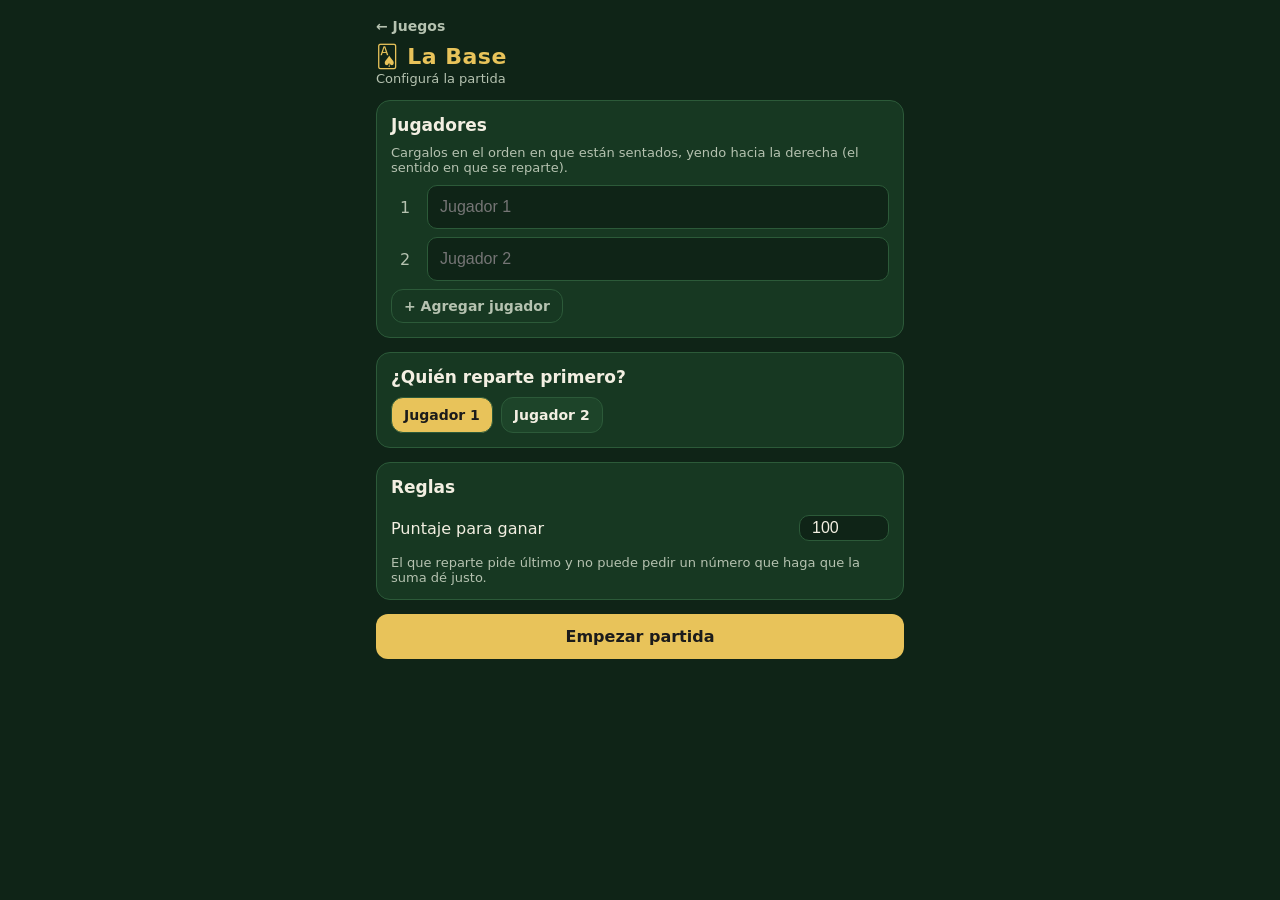
<file: games/la-base.html>
<!doctype html>
<html lang="es">
<head>
<meta charset="utf-8">
<meta name="viewport" content="width=device-width, initial-scale=1, maximum-scale=1">
<meta name="theme-color" content="#14321f">
<title>Anotador La Base</title>
<link rel="manifest" href="../manifest.webmanifest">
<link rel="icon" href="../icons/icon-192.png">
<link rel="apple-touch-icon" href="../icons/icon-192.png">
<style>
.backlink{display:inline-block;color:var(--muted);text-decoration:none;font-size:14px;font-weight:600;padding:4px 0 6px}
:root{
  --bg:#0f2417; --card:#173822; --card2:#1d4429; --line:#2c5a39;
  --text:#f3efe2; --muted:#b5c2b0; --gold:#e8c35a; --ok:#6fd38a; --bad:#ef7a6a; --accent:#e8c35a;
}
*{box-sizing:border-box;-webkit-tap-highlight-color:transparent}
html,body{margin:0;background:var(--bg);color:var(--text);font-family:system-ui,-apple-system,"Segoe UI",Roboto,sans-serif}
body{padding:14px 16px 90px;max-width:560px;margin:0 auto}
h1{font-size:22px;margin:4px 0 2px;color:var(--gold);letter-spacing:.5px}
h2{font-size:17px;margin:0 0 10px}
.sub{color:var(--muted);font-size:13px;margin-bottom:14px}
.card{background:var(--card);border:1px solid var(--line);border-radius:14px;padding:14px;margin-bottom:14px}
.row{display:flex;align-items:center;gap:10px}
.between{justify-content:space-between}
input[type=text],input[type=number]{width:100%;background:var(--bg);color:var(--text);border:1px solid var(--line);border-radius:10px;padding:12px;font-size:16px}
button{font:inherit;border:0;border-radius:12px;padding:13px 16px;font-size:16px;font-weight:600;cursor:pointer}
.primary{background:var(--gold);color:#1b1b1b;width:100%}
.primary:disabled{opacity:.4}
.ghost{background:transparent;color:var(--muted);border:1px solid var(--line)}
.small{padding:8px 12px;font-size:14px}
.danger{color:var(--bad);border-color:#6a3a33}
.step{display:flex;align-items:center;gap:6px}
.step button{width:44px;height:44px;padding:0;font-size:22px;background:var(--card2);color:var(--text);border:1px solid var(--line)}
.step .val{min-width:34px;text-align:center;font-size:22px;font-weight:700}
.player{padding:10px 0;border-bottom:1px solid var(--line)}
.player:last-child{border-bottom:0}
.pname{font-weight:600;font-size:16px}
.tag{display:inline-block;font-size:11px;padding:2px 7px;border-radius:20px;background:var(--card2);color:var(--muted);margin-left:6px;vertical-align:middle}
.tag.gold{background:var(--gold);color:#1b1b1b}
.big{font-size:40px;font-weight:800;color:var(--gold);line-height:1}
.info{display:grid;grid-template-columns:1fr 1fr;gap:10px}
.info div{background:var(--card2);border-radius:10px;padding:10px}
.info b{display:block;font-size:12px;color:var(--muted);font-weight:500;margin-bottom:3px}
.sum{font-size:14px;margin-top:10px;padding:10px;border-radius:10px;background:var(--card2)}
.warn{color:var(--bad)} .good{color:var(--ok)}
.tablewrap{overflow-x:auto}
table{border-collapse:collapse;width:100%;font-size:14px}
th,td{padding:7px 6px;text-align:center;border-bottom:1px solid var(--line);white-space:nowrap}
th{color:var(--muted);font-weight:600}
td.l,th.l{text-align:left}
tr.tot td{font-weight:800;font-size:16px;color:var(--gold);border-bottom:0}
.pos{color:var(--ok)} .neg{color:var(--bad)}
.rank{display:flex;flex-direction:column;gap:6px}
.rank .r{display:flex;justify-content:space-between;background:var(--card2);border-radius:10px;padding:10px 12px}
.rank .r.first{outline:2px solid var(--gold)}
.bar{height:6px;background:var(--bg);border-radius:4px;margin-top:6px;overflow:hidden}
.bar i{display:block;height:100%;background:var(--gold)}
.hidden{display:none}
.blind{background:#3a2a10;border:1px solid #7a5a1c;color:var(--gold);border-radius:10px;padding:10px;margin-top:10px;font-size:14px}
.toggle{display:flex;align-items:center;justify-content:space-between;gap:10px;padding:8px 0}
.toggle input{width:22px;height:22px}
.namerow{display:flex;gap:8px;margin-bottom:8px}
.namerow .ord{width:28px;flex:none;display:flex;align-items:center;justify-content:center;color:var(--muted)}
.namerow button{flex:none}
.dealerpick{display:flex;flex-wrap:wrap;gap:8px}
.dealerpick button{background:var(--card2);color:var(--text);border:1px solid var(--line);padding:9px 12px;font-size:14px}
.dealerpick button.sel{background:var(--gold);color:#1b1b1b}
.footer{display:flex;gap:8px;margin-top:6px}
.footer button{flex:1}
.win{text-align:center}
.win .big{font-size:34px;margin:10px 0}
</style>
</head>
<body>
<a class="backlink" href="../index.html">← Juegos</a>

<h1>🂡 La Base</h1>
<div class="sub" id="subtitle">Anotador de partida</div>

<!-- CONFIGURACIÓN -->
<section id="setup" class="hidden">
  <div class="card">
    <h2>Jugadores</h2>
    <div class="sub" style="margin-bottom:10px">Cargalos en el orden en que están sentados, yendo hacia la derecha (el sentido en que se reparte).</div>
    <div id="names"></div>
    <button class="ghost small" id="addName">+ Agregar jugador</button>
  </div>
  <div class="card">
    <h2>¿Quién reparte primero?</h2>
    <div class="dealerpick" id="dealerPick"></div>
  </div>
  <div class="card">
    <h2>Reglas</h2>
    <div class="toggle"><span>Puntaje para ganar</span><input type="number" id="target" value="100" style="width:90px" inputmode="numeric"></div>
    <div class="sub" style="margin:6px 0 0">El que reparte pide último y no puede pedir un número que haga que la suma dé justo.</div>
  </div>
  <button class="primary" id="startBtn">Empezar partida</button>
</section>

<!-- JUEGO -->
<section id="game" class="hidden">
  <div class="card">
    <div class="row between">
      <div><div class="sub" style="margin:0">Mano <span id="handNo"></span></div><div class="big" id="cardsNo"></div><div class="sub" style="margin:2px 0 0">cartas por jugador</div></div>
      <div style="text-align:right"><div class="sub" style="margin:0">Próxima</div><div style="font-size:20px;font-weight:700" id="nextCards"></div></div>
    </div>
    <div class="info" style="margin-top:12px">
      <div><b>Reparte</b><span id="dealerName"></span></div>
      <div><b>Es mano</b><span id="starterName"></span></div>
    </div>
    <div class="blind hidden" id="blindNote">👁 Mano ciega: cada uno pone la carta en la frente. No ves la tuya, ves las de los demás.</div>
  </div>

  <div class="card" id="phaseBox">
    <h2 id="phaseTitle"></h2>
    <div class="sub" id="phaseHelp" style="margin-bottom:6px"></div>
    <div id="phaseList"></div>
    <div class="sum" id="phaseSum"></div>
    <div style="margin-top:12px"><button class="primary" id="phaseBtn"></button></div>
    <div style="margin-top:8px" id="backBidsWrap" class="hidden"><button class="ghost small" id="backBids" style="width:100%">← Corregir pedidos</button></div>
  </div>

  <div class="card">
    <h2>Posiciones</h2>
    <div class="rank" id="rank"></div>
  </div>

  <div class="card">
    <h2>Planilla</h2>
    <div class="tablewrap"><table id="sheet"></table></div>
    <div class="sub" style="margin:8px 0 0">Entre paréntesis: pidió / ganó.</div>
  </div>

  <div class="footer">
    <button class="ghost small" id="undoBtn">↶ Deshacer mano</button>
    <button class="ghost small danger" id="newBtn">Nueva partida</button>
  </div>
</section>

<!-- FIN -->
<section id="end" class="hidden">
  <div class="card win">
    <div style="font-size:48px">🏆</div>
    <div class="sub" style="margin:0">Ganó</div>
    <div class="big" id="winnerName"></div>
    <div id="winnerPts" class="sub"></div>
  </div>
  <div class="card"><h2>Posiciones finales</h2><div class="rank" id="rankEnd"></div></div>
  <div class="card"><h2>Planilla</h2><div class="tablewrap"><table id="sheetEnd"></table></div></div>
  <div class="footer">
    <button class="ghost small" id="undoEnd">↶ Deshacer última mano</button>
    <button class="primary small" id="againBtn">Revancha (mismos jugadores)</button>
  </div>
  <div class="footer"><button class="ghost small danger" id="newEnd">Nueva partida</button></div>
</section>

<script>
const KEY='labase_v1';
const PATTERN=[{c:3},{c:5},{c:7},{c:7},{c:5},{c:3},{c:1},{c:1,blind:true}];
const DECK=40;
let S=null;
let draftNames=['',''];
let draftDealer=0;

function save(){try{localStorage.setItem(KEY,JSON.stringify(S))}catch(e){}}
function load(){try{const v=localStorage.getItem(KEY);return v?JSON.parse(v):null}catch(e){return null}}
const $=id=>document.getElementById(id);
const esc=s=>String(s).replace(/[&<>"]/g,c=>({'&':'&amp;','<':'&lt;','>':'&gt;','"':'&quot;'}[c]));

function handSpec(i,n){
  const p=PATTERN[i%PATTERN.length];
  const max=Math.floor(DECK/n);
  return {cards:Math.min(p.c,max),blind:!!p.blind};
}
function dealerOf(i){return (S.firstDealer+i)%S.players.length}
function orderFrom(start){const n=S.players.length;return Array.from({length:n},(_,k)=>(start+k)%n)}
function totals(){
  const t=S.players.map(()=>0);
  S.hands.forEach(h=>h.pts.forEach((p,j)=>t[j]+=p));
  return t;
}
function points(bid,won){return bid===won?5+bid:-1}

/* ---------- SETUP ---------- */
function renderSetup(){
  show('setup');$('subtitle').textContent='Configurá la partida';
  const box=$('names');box.innerHTML='';
  draftNames.forEach((nm,i)=>{
    const r=document.createElement('div');r.className='namerow';
    r.innerHTML=`<div class="ord">${i+1}</div><input type="text" placeholder="Jugador ${i+1}" value="${esc(nm)}" maxlength="14">`+
      (draftNames.length>2?`<button class="ghost small">✕</button>`:'');
    const inp=r.querySelector('input');
    inp.oninput=()=>{draftNames[i]=inp.value;renderDealerPick()};
    const del=r.querySelector('button');
    if(del)del.onclick=()=>{draftNames.splice(i,1);if(draftDealer>=draftNames.length)draftDealer=0;renderSetup()};
    box.appendChild(r);
  });
  $('addName').style.display=draftNames.length>=7?'none':'';
  renderDealerPick();
}
function renderDealerPick(){
  const b=$('dealerPick');b.innerHTML='';
  draftNames.forEach((nm,i)=>{
    const x=document.createElement('button');
    x.textContent=nm.trim()||`Jugador ${i+1}`;
    if(i===draftDealer)x.className='sel';
    x.onclick=()=>{draftDealer=i;renderDealerPick()};
    b.appendChild(x);
  });
}
$('addName').onclick=()=>{if(draftNames.length<7){draftNames.push('');renderSetup();const ins=$('names').querySelectorAll('input');ins[ins.length-1].focus()}};
$('startBtn').onclick=()=>{
  const names=draftNames.map((n,i)=>n.trim()||`Jugador ${i+1}`);
  const tgt=parseInt($('target').value,10)||100;
  S={players:names,firstDealer:draftDealer,target:tgt,hands:[],cur:null,over:false};
  newHand();save();render();
};

/* ---------- JUEGO ---------- */
function newHand(){
  const n=S.players.length;
  S.cur={phase:'bids',bids:Array(n).fill(0),won:Array(n).fill(0)};
}
function forbiddenPieBid(){
  const i=S.hands.length, spec=handSpec(i,S.players.length), d=dealerOf(i);
  const others=S.cur.bids.reduce((a,b,j)=>j===d?a:a+b,0);
  const f=spec.cards-others;
  return f>=0?f:null;
}
function renderGame(){
  show('game');
  const i=S.hands.length, n=S.players.length, spec=handSpec(i,n), d=dealerOf(i), start=(d+1)%n;
  $('subtitle').textContent=`Se juega a ${S.target} puntos · ${n} jugadores`;
  $('handNo').textContent=i+1;
  $('cardsNo').textContent=spec.cards;
  const nx=handSpec(i+1,n);
  $('nextCards').textContent=nx.cards+(nx.blind?' 👁':'');
  $('dealerName').textContent=S.players[d];
  $('starterName').textContent=S.players[start];
  $('blindNote').classList.toggle('hidden',!spec.blind);

  const cur=S.cur, list=$('phaseList'); list.innerHTML='';
  const ord=orderFrom(start);
  const isBids=cur.phase==='bids';
  $('phaseTitle').textContent=isBids?'1 · ¿Cuántas gana cada uno?':'2 · ¿Cuántas ganó cada uno?';
  $('phaseHelp').textContent=isBids?'Pide primero el que es mano y sigue hacia la derecha; el que reparte pide último.':'Cargá las bazas que ganó cada uno al terminar la mano.';
  $('backBidsWrap').classList.toggle('hidden',isBids);
  const arr=isBids?cur.bids:cur.won;
  const forb=isBids?forbiddenPieBid():null;

  S.players.forEach((_,j)=>{
    const r=document.createElement('div');r.className='player row between';
    let tags='';
    if(j===d)tags+='<span class="tag">reparte</span>';
    if(j===start)tags+='<span class="tag gold">mano</span>';
    let extra='';
    if(!isBids){
      const ok=cur.bids[j]===cur.won[j];
      extra=`<div class="sub" style="margin:2px 0 0">Pidió ${cur.bids[j]} · <span class="${ok?'good':'warn'}">${ok?'+'+(5+cur.bids[j]):'−1'}</span></div>`;
    } else if(j===d && forb!==null){
      extra=`<div class="sub" style="margin:2px 0 0">No puede pedir ${forb}</div>`;
    }
    r.innerHTML=`<div><div class="pname">${esc(S.players[j])}${tags}</div>${extra}</div>
      <div class="step"><button>−</button><div class="val">${arr[j]}</div><button>+</button></div>`;
    const [m,p]=r.querySelectorAll('button');
    m.onclick=()=>{if(arr[j]>0){arr[j]--;save();renderGame()}};
    p.onclick=()=>{if(arr[j]<spec.cards){arr[j]++;save();renderGame()}};
    list.appendChild(r);
  });

  const sum=arr.reduce((a,b)=>a+b,0);
  const btn=$('phaseBtn');
  if(isBids){
    const diff=sum-spec.cards;
    let msg=`Pedidos: <b>${sum}</b> de ${spec.cards} bazas · `;
    msg+=diff===0?'<span class="warn">da justo</span>':diff>0?`sobran ${diff}`:`faltan ${-diff}`;
    const bad=forb!==null && cur.bids[d]===forb;
    if(bad)msg+=`<br><span class="warn">${esc(S.players[d])} no puede pedir ${forb}.</span>`;
    $('phaseSum').innerHTML=msg;
    btn.textContent='Confirmar pedidos y jugar';
    btn.disabled=bad;
    btn.onclick=()=>{cur.phase='play';save();renderGame();window.scrollTo({top:0,behavior:'smooth'})};
  } else {
    const ok=sum===spec.cards;
    $('phaseSum').innerHTML=`Bazas cargadas: <b>${sum}</b> de ${spec.cards} `+(ok?'<span class="good">✓</span>':`<span class="warn">(tienen que sumar ${spec.cards})</span>`);
    btn.textContent='Cerrar mano y anotar';
    btn.disabled=!ok;
    btn.onclick=closeHand;
  }
  renderRank($('rank'));
  renderSheet($('sheet'));
}
$('backBids').onclick=()=>{S.cur.phase='bids';save();renderGame()};

function closeHand(){
  const i=S.hands.length, spec=handSpec(i,S.players.length);
  const pts=S.cur.bids.map((b,j)=>points(b,S.cur.won[j]));
  S.hands.push({cards:spec.cards,blind:spec.blind,dealer:dealerOf(i),bids:[...S.cur.bids],won:[...S.cur.won],pts});
  const t=totals();
  if(Math.max(...t)>=S.target){S.over=true;S.cur=null}else newHand();
  save();render();window.scrollTo({top:0,behavior:'smooth'});
}
function undo(){
  if(!S.hands.length)return;
  if(!confirm('¿Deshacer la última mano anotada?'))return;
  const h=S.hands.pop();
  S.over=false;
  S.cur={phase:'play',bids:h.bids,won:h.won};
  save();render();
}
$('undoBtn').onclick=undo;$('undoEnd').onclick=undo;

function renderRank(el){
  const t=totals(), max=Math.max(...t,1);
  const idx=S.players.map((_,j)=>j).sort((a,b)=>t[b]-t[a]);
  el.innerHTML=idx.map((j,k)=>{
    const pct=Math.max(0,Math.min(100,t[j]/S.target*100));
    return `<div class="r ${k===0&&t[j]>0?'first':''}" style="flex-direction:column">
      <div class="row between"><span>${k+1}. ${esc(S.players[j])}</span><b>${t[j]}</b></div>
      <div class="bar"><i style="width:${pct}%"></i></div></div>`;
  }).join('');
}
function renderSheet(el){
  const n=S.players.length;
  let h='<tr><th class="l">#</th>'+S.players.map(p=>`<th>${esc(p.slice(0,8))}</th>`).join('')+'</tr>';
  S.hands.forEach((hd,i)=>{
    h+=`<tr><td class="l">${hd.cards}${hd.blind?'👁':''}</td>`+hd.pts.map((p,j)=>
      `<td><span class="${p>0?'pos':'neg'}">${p>0?'+':''}${p}</span><br><span style="color:var(--muted);font-size:11px">(${hd.bids[j]}/${hd.won[j]})</span></td>`).join('')+'</tr>';
  });
  if(!S.hands.length)h+=`<tr><td colspan="${n+1}" style="color:var(--muted)">Todavía no hay manos anotadas</td></tr>`;
  h+='<tr class="tot"><td class="l">Tot</td>'+totals().map(t=>`<td>${t}</td>`).join('')+'</tr>';
  el.innerHTML=h;
}

/* ---------- FIN ---------- */
function renderEnd(){
  show('end');$('subtitle').textContent='Partida terminada';
  const t=totals(), max=Math.max(...t);
  const w=S.players.filter((_,j)=>t[j]===max);
  $('winnerName').textContent=w.join(' y ');
  $('winnerPts').textContent=`${max} puntos en ${S.hands.length} manos`+(w.length>1?' · ¡empate!':'');
  renderRank($('rankEnd'));renderSheet($('sheetEnd'));
}
$('againBtn').onclick=()=>{
  const n=S.players.length;
  S={...S,firstDealer:(S.firstDealer+1)%n,hands:[],over:false};
  newHand();save();render();
};
function newGame(){
  if(!confirm('¿Empezar una partida nueva? Se borra la actual.'))return;
  draftNames=S?[...S.players]:['',''];draftDealer=0;
  S=null;try{localStorage.removeItem(KEY)}catch(e){}
  render();
}
$('newBtn').onclick=newGame;$('newEnd').onclick=newGame;

function show(id){['setup','game','end'].forEach(s=>$(s).classList.toggle('hidden',s!==id))}
function render(){if(!S)renderSetup();else if(S.over)renderEnd();else renderGame()}

S=load();render();
</script>
<script>if('serviceWorker' in navigator)navigator.serviceWorker.register('../sw.js').catch(()=>{});</script>
</body>
</html>
</file>
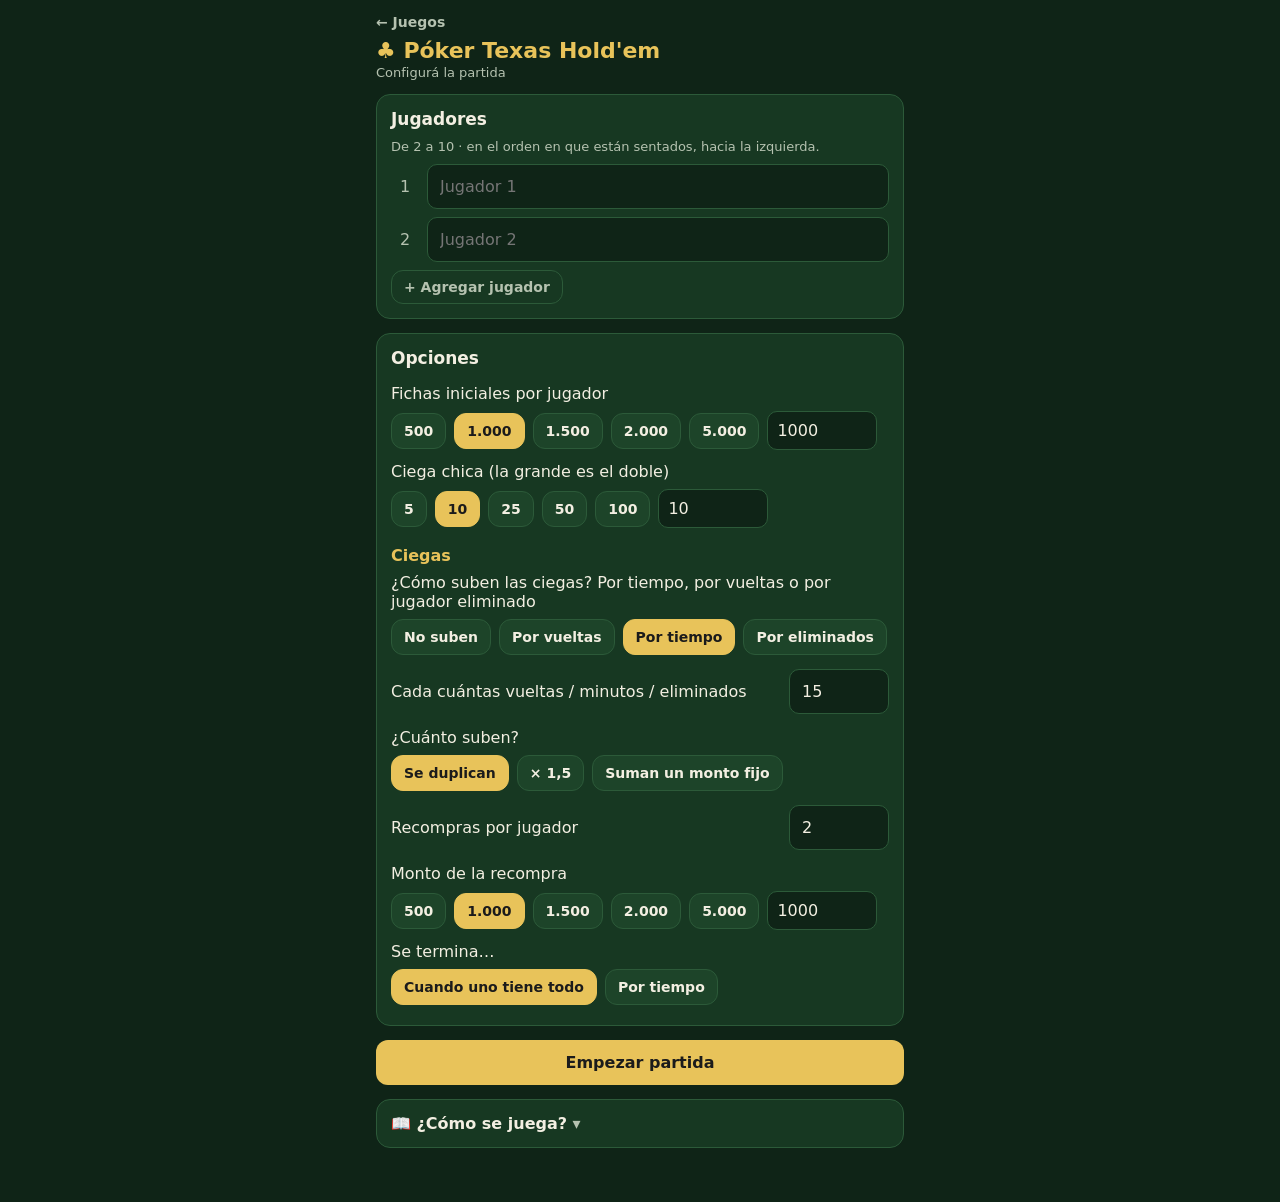
<file: games/poker.html>
<!doctype html>
<html lang="es">
<head>
<meta charset="utf-8">
<meta name="viewport" content="width=device-width, initial-scale=1, maximum-scale=1">
<meta name="theme-color" content="#0f2417">
<title>Póker Texas Hold'em</title>
<link rel="manifest" href="../manifest.webmanifest">
<link rel="icon" href="../icons/icon-192.png">
<link rel="stylesheet" href="../common.css">
<style>
.lvl{display:flex;justify-content:space-between;align-items:center;gap:8px}
.lvl .bl{font-size:22px;font-weight:800;color:var(--gold)}
.lvl .tm{font-size:13px;color:var(--muted);text-align:right}
.lvl .tm b{color:var(--text);font-size:16px}
.street{display:flex;justify-content:space-between;align-items:center}
.street .sn{font-size:18px;font-weight:800}
.board{display:flex;gap:4px}
.board i{width:20px;height:28px;border-radius:4px;border:1px dashed var(--line);display:block}
.board i.on{background:#f3efe2;border:0}
.pot{font-size:30px;font-weight:800;color:var(--gold);line-height:1.1}
.seat{display:flex;align-items:center;gap:8px;padding:9px 8px;border-radius:10px;margin-bottom:4px;background:var(--card2)}
.seat.turn{outline:2px solid var(--gold);background:#2a3a1a}
.seat.fold{opacity:.4}
.seat.out{opacity:.3}
.seat .nm{font-weight:700;flex:1;min-width:0;white-space:nowrap;overflow:hidden;text-overflow:ellipsis}
.seat .st{font-weight:800;font-size:16px;text-align:right;min-width:70px}
.seat .bt{font-size:12px;color:var(--gold);text-align:right;min-width:58px}
.bdg{display:inline-flex;align-items:center;justify-content:center;min-width:22px;height:22px;border-radius:11px;font-size:11px;font-weight:800;padding:0 5px;margin-left:3px}
.bdg.d{background:#f3efe2;color:#14321f}
.bdg.sb{background:#2f6fb8;color:#fff}
.bdg.bb{background:#c9472f;color:#fff}
.bdg.ai{background:var(--gold);color:#1b1b1b}
.actcard{border-color:var(--gold)}
.actcard .who{font-size:24px;font-weight:800;color:var(--gold)}
.acts{display:grid;grid-template-columns:1fr 1fr;gap:8px;margin-top:10px}
.acts button{padding:15px 8px;font-size:17px}
.b-fold{background:#4a2420;color:#ffb3a8}
.b-call{background:var(--card2);color:var(--text);border:1px solid var(--line)}
.b-raise{background:var(--gold);color:#1b1b1b}
.b-allin{background:#7a5a1c;color:#fff}
.amt{font-size:34px;font-weight:800;text-align:center;color:var(--gold);margin:6px 0}
.quick{display:grid;grid-template-columns:repeat(4,1fr);gap:6px;margin:8px 0}
.quick button{background:var(--card2);color:var(--text);border:1px solid var(--line);padding:11px 2px;font-size:13px}
.potrow{padding:10px 0;border-bottom:1px solid var(--line)}
.potrow:last-child{border-bottom:0}
.res{font-size:15px;line-height:1.7}
</style>
</head>
<body>
<main>
  <a class="backlink" href="../index.html">← Juegos</a>
  <h1>♣️ Póker Texas Hold'em</h1>
</main>
<script src="../common.js"></script>
<script>
const STREETS=['Pre-flop','Flop','Turn','River','Showdown'];
const BOARD=[0,3,4,5,5];
const AMTS=[500,1000,1500,2000,5000];
let raiseTo=null;

/* ---------- reloj ---------- */
const now=()=>Date.now();
function mmss(ms){ms=Math.max(0,ms);const t=Math.ceil(ms/1000),h=Math.floor(t/3600),m=Math.floor(t%3600/60),s=t%60;return (h?h+':'+String(m).padStart(2,'0'):m)+':'+String(s).padStart(2,'0')}
function runMs(S,start,pauseBase){const pz=S.pausedAt?now()-S.pausedAt:0;return now()-start-((S.pauseTotal||0)-pauseBase)-pz}

/* ---------- utilidades ---------- */
const N=S=>S.players.length;
const nextFrom=(S,i,pred)=>{for(let k=1;k<=N(S);k++){const j=(i+k)%N(S);if(pred(j))return j}return -1};
const alive=S=>S.players.map((_,i)=>i).filter(i=>!S.out[i]);
const canAct=(H,j)=>!H.folded[j]&&!H.allin[j];
const potTotal=H=>H.committed.reduce((a,b)=>a+b,0);

function post(S,H,p,amt){
  const a=Math.max(0,Math.min(amt,S.stacks[p]));
  S.stacks[p]-=a;H.bets[p]+=a;H.committed[p]+=a;
  if(S.stacks[p]===0)H.allin[p]=true;
  return a;
}
function bumpLevel(S){
  const o=S.opts, L=S.level;
  let sb=L.sb;
  if(o.how==='suma')sb+= (+o.add||0);
  else if(o.how==='x1.5')sb=Math.max(sb+1,Math.round(sb*1.5/5)*5||Math.round(sb*1.5));
  else sb*=2;
  S.level={sb,n:L.n+1,start:now(),pauseBase:S.pauseTotal||0,hands:0,elim:0};
  S.levelMsg=`¡Suben las ciegas! Ahora ${U.fmt(sb)} / ${U.fmt(sb*2)}`;
}
function levelDue(S){
  const o=S.opts, L=S.level, every=Math.max(1,+o.every||1);
  if(o.up==='tiempo')return runMs(S,L.start,L.pauseBase)>=every*60000;
  if(o.up==='vueltas')return L.hands>=every*alive(S).length;
  if(o.up==='elim')return L.elim>=every;
  return false;
}
function levelInfo(S){
  const o=S.opts, L=S.level, every=Math.max(1,+o.every||1);
  if(o.up==='tiempo')return {txt:'suben en',val:mmss(every*60000-runMs(S,L.start,L.pauseBase)),id:'tL'};
  if(o.up==='vueltas'){const left=every*alive(S).length-L.hands;return {txt:'suben en',val:`${Math.max(0,left)} mano${left!==1?'s':''}`}}
  if(o.up==='elim'){const left=every-L.elim;return {txt:'suben en',val:`${Math.max(0,left)} eliminado${left!==1?'s':''}`}}
  return {txt:'',val:'fijas'};
}
function timeUp(S){return S.opts.end==='hora'&&runMs(S,S.gameStart,0)>=(+S.opts.minutes||120)*60000}

/* ---------- manos ---------- */
function startHand(S){
  if(levelDue(S))bumpLevel(S);else S.levelMsg='';
  const n=N(S), sb=S.level.sb, bb=sb*2;
  S.button=S.handNo===0?S.button0:nextFrom(S,S.button,j=>!S.out[j]);
  const A=alive(S), heads=A.length===2;
  const sbP=heads?S.button:nextFrom(S,S.button,j=>!S.out[j]);
  const bbP=nextFrom(S,sbP,j=>!S.out[j]);
  const H={street:0,bets:Array(n).fill(0),committed:Array(n).fill(0),folded:S.out.slice(),allin:Array(n).fill(false),acted:Array(n).fill(false),
    cur:0,minRaise:bb,sb:sbP,bb:bbP,toAct:-1,last:''};
  post(S,H,sbP,sb);post(S,H,bbP,bb);
  H.cur=Math.max(bb,...H.bets); // aunque la grande vaya all-in con menos, se iguala la grande completa
  S.hand=H;S.handNo++;S.level.hands++;
  H.toAct=nextFrom(S,bbP,j=>canAct(H,j));
  // si nadie (o uno solo) puede actuar y ya está igualado, ir directo
  advance(S,bbP);
}
function advance(S,from){
  const H=S.hand;
  const live=S.players.map((_,i)=>i).filter(i=>!H.folded[i]);
  if(live.length===1){finishByFold(S,live[0]);return}
  const able=live.filter(j=>!H.allin[j]);
  // falta hablar: el que no igualó, o el que todavía no habló (si queda alguien contra quien apostar)
  const pending=able.filter(j=>H.bets[j]<H.cur||(!H.acted[j]&&able.length>1));
  if(pending.length){H.toAct=nextFrom(S,from,j=>pending.includes(j));return}
  // termina la ronda de apuestas
  H.bets=H.bets.map(()=>0);H.acted=H.acted.map(()=>false);H.cur=0;H.minRaise=S.level.sb*2;
  if(H.street>=3||able.length<=1){H.street=4;H.toAct=-1;setupShowdown(S);return}
  H.street++;
  H.toAct=nextFrom(S,S.button,j=>canAct(H,j));
}
function act(S,p,type,to){
  const H=S.hand;
  if(type==='fold'){H.folded[p]=true;H.last=`${S.players[p]} se fue`}
  else if(type==='check'){H.last=`${S.players[p]} pasó`}
  else if(type==='call'){const a=post(S,H,p,H.cur-H.bets[p]);H.last=`${S.players[p]} pagó ${U.fmt(a)}`+(H.allin[p]?' (all-in)':'')}
  else{ // raise / bet / allin -> "to" es el total que queda puesto en esta ronda
    const prevCur=H.cur;
    post(S,H,p,to-H.bets[p]);
    if(H.bets[p]>prevCur){
      const inc=H.bets[p]-prevCur;
      if(inc>=H.minRaise)H.minRaise=inc;
      H.cur=H.bets[p];
      S.players.forEach((_,j)=>{if(j!==p)H.acted[j]=false});
    }
    H.last=`${S.players[p]} ${prevCur?'subió a':'apostó'} ${U.fmt(H.bets[p])}`+(H.allin[p]?' (all-in)':'');
  }
  H.acted[p]=true;
  advance(S,p);
}

/* ---------- pozos ---------- */
function buildPots(S){
  const H=S.hand, c=H.committed.slice(), pots=[];
  const live=j=>!H.folded[j];
  while(S.players.some((_,j)=>live(j)&&c[j]>0)){
    const m=Math.min(...S.players.map((_,j)=>j).filter(j=>live(j)&&c[j]>0).map(j=>c[j]));
    let amt=0;const el=[];
    S.players.forEach((_,j)=>{const t=Math.min(c[j],m);amt+=t;c[j]-=t;if(live(j)&&t>0)el.push(j)});
    pots.push({amt,el});
  }
  const rest=c.reduce((a,b)=>a+b,0);
  if(rest&&pots.length)pots[pots.length-1].amt+=rest;
  return pots;
}
function setupShowdown(S){
  const pots=buildPots(S);
  S.hand.pots=pots.map(p=>({amt:p.amt,el:p.el,win:p.el.length===1?p.el.slice():[]}));
}
function pay(S,winners,amt){
  // reparte en partes iguales; lo que sobra va al primero a la izquierda del botón
  const ord=[];for(let k=1;k<=N(S);k++){const j=(S.button+k)%N(S);if(winners.includes(j))ord.push(j)}
  const each=Math.floor(amt/ord.length);let rest=amt-each*ord.length;
  ord.forEach(j=>{S.stacks[j]+=each+(rest>0?1:0);if(rest>0)rest--});
  return ord.map(j=>j);
}
function finishByFold(S,w){
  const H=S.hand, amt=potTotal(H);
  S.stacks[w]+=amt;
  H.result=[`${S.players[w]} se lleva ${U.fmt(amt)} (los demás se fueron)`];
  endHand(S);
}
function settle(S){
  const H=S.hand, lines=[];
  H.pots.forEach((p,i)=>{
    pay(S,p.win,p.amt);
    const nm=p.win.map(j=>S.players[j]).join(' y ');
    lines.push(p.el.length===1?`${nm} recupera ${U.fmt(p.amt)}`:`${H.pots.length>1?(i===0?'Pozo principal':'Pozo lateral '+i)+': ':''}${nm} ${p.win.length>1?'se reparten':'gana'} ${U.fmt(p.amt)}`);
  });
  H.result=lines;
  endHand(S);
}
function endHand(S){
  const H=S.hand;H.done=true;H.toAct=-1;
  S.pending=S.players.map((_,i)=>i).filter(i=>!S.out[i]&&S.stacks[i]===0);
  S.log.unshift({n:S.handNo,lines:H.result});S.log=S.log.slice(0,12);
  checkPending(S);
}
function checkPending(S){
  if(S.pending.length)return;
  const A=alive(S);
  if(A.length<=1){S.over=true;S.reason='todos';return}
  if(timeUp(S)){S.over=true;S.reason='hora';return}
}
function eliminate(S,p){
  S.out[p]=true;S.elimOrder.push(p);S.level.elim++;
}

function blindsText(o){
  if(o.up==='nunca')return 'Las ciegas no suben.';
  const n=+o.every||1, cada=o.up==='tiempo'?`cada ${n} minuto${n>1?'s':''}`:o.up==='vueltas'?`cada ${n} vuelta${n>1?'s':''}`:`cada ${n} eliminado${n>1?'s':''}`;
  const cuanto=o.how==='x2'?'se duplican':o.how==='x1.5'?'se multiplican por 1,5':`suman ${U.fmt(o.add)} a la chica`;
  return `Suben ${cada} y ${cuanto}.`;
}
/* ---------- juego ---------- */
const G={
  key:'poker_v1', title:"Póker", minP:2, maxP:10,
  whoNote:'en el orden en que están sentados, hacia la izquierda',
  subtitle:S=>`Arrancan con ${U.fmt(S.opts.start)} · ${S.opts.end==='hora'?`se juega ${S.opts.minutes} minutos`:'hasta que uno tenga todo'}`,
  options:[
    {id:'start',label:'Fichas iniciales por jugador',type:'amount',presets:AMTS,def:1000},
    {id:'sb',label:'Ciega chica (la grande es el doble)',type:'amount',presets:[5,10,25,50,100],def:10},
    {id:'blT',label:'Ciegas',type:'title'},
    {id:'up',label:'¿Cómo suben las ciegas? Por tiempo, por vueltas o por jugador eliminado',type:'choice',def:'tiempo',choices:[['nunca','No suben'],['vueltas','Por vueltas'],['tiempo','Por tiempo'],['elim','Por eliminados']]},
    {id:'every',label:'Cada cuántas vueltas / minutos / eliminados',type:'number',def:15,show:o=>o.up!=='nunca'},
    {id:'how',label:'¿Cuánto suben?',type:'choice',def:'x2',choices:[['x2','Se duplican'],['x1.5','× 1,5'],['suma','Suman un monto fijo']],show:o=>o.up!=='nunca'},
    {id:'add',label:'Monto que suman a la chica',type:'number',def:10,show:o=>o.up!=='nunca'&&o.how==='suma'},
    {id:'rebuys',label:'Recompras por jugador',type:'number',def:2},
    {id:'rebuyAmt',label:'Monto de la recompra',type:'amount',presets:AMTS,def:1000,show:o=>(+o.rebuys||0)>0},
    {id:'end',label:'Se termina…',type:'choice',def:'todos',choices:[['todos','Cuando uno tiene todo'],['hora','Por tiempo']]},
    {id:'minutes',label:'Duración en minutos',type:'number',def:120,show:o=>o.end==='hora'}
  ],
  rules:`
    <li>Las cartas son las de verdad: el celular queda en el medio y lleva las fichas, las ciegas, el turno y el pozo.</li>
    <li>Cada uno dice su jugada en voz alta y se toca: <b>Me voy</b>, <b>Paso</b>, <b>Pago</b>, <b>Subo</b> o <b>All-in</b>.</li>
    <li>El <b>botón</b> (D) avanza hacia la izquierda en cada mano. A su izquierda ponen la <b>chica</b> y la <b>grande</b>. Mano a mano, el botón pone la chica.</li>
    <li>Pre-flop habla primero el de la izquierda de la grande; en el flop, turn y river, el primero que sigue en juego a la izquierda del botón.</li>
    <li>La subida mínima es igual a la última subida (o a la grande si nadie subió).</li>
    <li>Si alguien va all-in con menos, la app arma solos los <b>pozos laterales</b>. En el showdown elegís quién ganó cada pozo (si empatan, marcás a los dos).</li>
    <li>El que se queda sin fichas puede <b>recomprar</b> hasta 2 veces.</li>
    <li>Las ciegas suben por vueltas, tiempo o eliminados, según lo que eligieron. Con tiempo, ⏸ pausa el reloj.</li>`,
  newState(players,o,prev){
    const n=players.length, st=+o.start||1000;
    return {stacks:Array(n).fill(st),out:Array(n).fill(false),rebuys:Array(n).fill(0),elimOrder:[],
      level:{sb:+o.sb||10,n:1,start:0,pauseBase:0,hands:0,elim:0},button0:prev?((prev.button0??0)+1)%n:null,button:0,
      handNo:0,hand:null,pending:[],log:[],gameStart:0,pauseTotal:0,pausedAt:null,started:false};
  },
  result(S){
    const max=Math.max(...S.stacks), w=S.players.map((_,i)=>i).filter(i=>S.stacks[i]===max&&!S.out[i]);
    return {winners:w,text:S.reason==='hora'?`Se cumplió el tiempo · ${U.fmt(max)} fichas`:`Se quedó con todo · ${U.fmt(max)} fichas`};
  },
  endHtml(S){
    const fin=S.players.map((_,i)=>i).sort((a,b)=>S.stacks[b]-S.stacks[a]);
    return `<div class="card"><h2>Fichas finales</h2>${U.rankHtml(S.players,S.stacks,{
      meta:p=>[S.rebuys[p]?`${S.rebuys[p]} recompra${S.rebuys[p]>1?'s':''}`:'',S.out[p]?`eliminado ${S.elimOrder.indexOf(p)+1}º`:''].filter(Boolean).join(' · ')})}</div>`;
  },
  render(S,api){
    const $=U.$, esc=U.esc, fmt=U.fmt;
    /* elegir botón inicial */
    if(!S.started){
      $('game').innerHTML=`<div class="card actcard"><h2>¿Quién tiene el botón (reparte) en la primera mano?</h2><div class="chips">${S.players.map((nm,i)=>`<button class="chip${S.button0===i?' sel':''}" data-b="${i}">${esc(nm)}</button>`).join('')}</div>
        <div class="note" style="margin-top:12px;line-height:1.6">Ciegas <b>${fmt(S.opts.sb)} / ${fmt(S.opts.sb*2)}</b> · ${S.players.length} jugadores con ${fmt(S.opts.start)} cada uno.<br>
          ${blindsText(S.opts)}<br>
          ${S.opts.end==='hora'?`Termina a los ${S.opts.minutes} minutos.`:'Termina cuando uno se queda con todo.'}<br>
          <span class="sub">Para cambiar algo, tocá "Salir al menú".</span></div>
        <button class="primary" id="go" style="margin-top:12px" ${S.button0===null?'disabled':''}>Repartir la primera mano</button></div>`;
      $('game').querySelectorAll('[data-b]').forEach(b=>b.onclick=()=>{S.button0=+b.dataset.b;api.save();api.rerender()});
      $('go').onclick=()=>api.mutate(S=>{S.started=true;S.gameStart=now();S.level.start=now();S.level.pauseBase=0;startHand(S)});
      return;
    }
    const H=S.hand, L=S.level, li=levelInfo(S);
    let h='';
    /* nivel y reloj */
    const timed=S.opts.up==='tiempo'||S.opts.end==='hora';
    h+=`<div class="card lvl"><div><div class="sub" style="margin:0">Nivel ${L.n} · ciegas</div><div class="bl">${fmt(L.sb)} / ${fmt(L.sb*2)}</div></div>
      <div class="tm">${li.txt?`${li.txt}<br><b id="${li.id||''}">${li.val}</b>`:`<b>${li.val}</b>`}
      ${S.opts.end==='hora'?`<br>termina en <b id="tG">${mmss((+S.opts.minutes||120)*60000-runMs(S,S.gameStart,0))}</b>`:''}</div>
      ${timed?`<button class="ghost small" id="pz" style="flex:none">${S.pausedAt?'▶':'⏸'}</button>`:''}</div>`;
    if(S.pausedAt)h+=`<div class="banner">⏸ Reloj en pausa.</div>`;
    if(S.levelMsg&&H&&!H.done&&H.street===0)h+=`<div class="banner">${S.levelMsg}</div>`;
    if(S.opts.end==='hora'&&timeUp(S)&&H&&!H.done)h+=`<div class="banner">⏰ Se cumplió el tiempo: <b>esta es la última mano</b>.</div>`;

    /* recompras pendientes */
    if(S.pending.length){
      const p=S.pending[0], left=(+S.opts.rebuys||0)-S.rebuys[p];
      h+=`<div class="banner"><div><b>${esc(S.players[p])}</b> se quedó sin fichas.</div>
        <div style="margin:6px 0 10px">${left>0?`¿Recompra ${fmt(S.opts.rebuyAmt)}? Le queda${left>1?'n':''} ${left} recompra${left>1?'s':''}.`:'Ya no le quedan recompras.'}</div>
        <div class="footer">${left>0?'<button class="primary small" id="rbY">Recompra</button>':''}<button class="ghost small" id="rbN">Queda eliminado</button></div></div>`;
    }

    /* calle, pozo y mesa */
    if(H){
      const pot=potTotal(H);
      h+=`<div class="card"><div class="street"><div><div class="sn">Mano ${S.handNo} · ${H.done?'Terminada':STREETS[H.street]}</div>
          ${H.last&&!H.done?`<div class="sub" style="margin:2px 0 0">${esc(H.last)}</div>`:''}</div>
          <div class="board">${[0,1,2,3,4].map(i=>`<i class="${i<BOARD[H.street]?'on':''}"></i>`).join('')}</div></div>
        <div class="row between" style="margin:8px 0 10px"><div><div class="sub" style="margin:0">Pozo</div><div class="pot">${fmt(pot)}</div></div>
          ${H.cur&&!H.done&&H.street<4?`<div style="text-align:right"><div class="sub" style="margin:0">Apuesta a igualar</div><div style="font-size:20px;font-weight:800">${fmt(H.cur)}</div></div>`:''}</div>`;
      S.players.forEach((nm,j)=>{
        const cls=S.out[j]?'out':H.folded[j]?'fold':j===H.toAct?'turn':'';
        h+=`<div class="seat ${cls}"><span class="nm">${esc(nm)}${j===S.button&&!S.out[j]?'<span class="bdg d">D</span>':''}${j===H.sb&&!S.out[j]?'<span class="bdg sb">CH</span>':''}${j===H.bb&&!S.out[j]?'<span class="bdg bb">GR</span>':''}${H.allin[j]&&!H.folded[j]?'<span class="bdg ai">ALL-IN</span>':''}</span>
          <span class="bt">${S.out[j]?'afuera':H.folded[j]?'se fue':H.bets[j]?'puso '+fmt(H.bets[j]):''}</span>
          <span class="st">${fmt(S.stacks[j])}</span></div>`;
      });
      h+='</div>';
    }

    /* acción del turno */
    if(H&&!H.done&&H.street<4&&H.toAct>=0){
      const p=H.toAct, need=H.cur-H.bets[p], st=S.stacks[p];
      const canRaise=st>need;
      h+=`<div class="card actcard"><div class="sub" style="margin:0">Le toca a</div><div class="who">${esc(S.players[p])}</div>
        <div class="sub" style="margin:2px 0 0">Tiene ${fmt(st)}${need?` · para pagar: <b style="color:var(--text)">${fmt(Math.min(need,st))}</b>`:''}</div>
        <div class="acts">
          <button class="b-fold" id="aF">Me voy</button>
          ${need?`<button class="b-call" id="aC">${need>=st?'Pagar all-in '+fmt(st):'Pago '+fmt(need)}</button>`:'<button class="b-call" id="aK">Paso</button>'}
          ${canRaise?`<button class="b-raise" id="aR">${H.cur?'Subo…':'Apuesto…'}</button>`:''}
          <button class="b-allin" id="aA" ${canRaise?'':'style="grid-column:span 2"'}>All-in ${fmt(st+H.bets[p])}</button>
        </div></div>`;
    }

    /* showdown */
    if(H&&!H.done&&H.street===4){
      h+=`<div class="card actcard"><h2>Showdown: ¿quién ganó?</h2><div class="sub" style="margin:0 0 4px">Si empatan, marcá a todos los que se reparten.</div>
        ${H.pots.map((pt,i)=>`<div class="potrow"><div class="row between"><b>${H.pots.length>1?(i===0?'Pozo principal':'Pozo lateral '+i):'Pozo'}</b><span class="gold" style="font-weight:800">${fmt(pt.amt)}</span></div>
          ${pt.el.length===1?`<div class="sub" style="margin:6px 0 0">Vuelve a ${esc(S.players[pt.el[0]])} (nadie lo igualó)</div>`:
          `<div class="chips" style="margin-top:8px">${pt.el.map(j=>`<button class="chip${pt.win.includes(j)?' sel':''}" data-pw="${i}" data-pj="${j}">${esc(S.players[j])}</button>`).join('')}</div>`}</div>`).join('')}
        <button class="primary" id="pay" style="margin-top:10px" ${H.pots.every(p=>p.win.length)?'':'disabled'}>Pagar</button></div>`;
    }

    /* resultado de la mano */
    if(H&&H.done&&!S.over){
      h+=`<div class="card actcard"><h2>Mano ${S.handNo} terminada</h2><div class="res">${H.result.map(esc).join('<br>')}</div>
        ${S.pending.length?'<div class="sub" style="margin:10px 0 0">Primero resolvé la recompra de arriba.</div>':`<button class="primary" id="next" style="margin-top:12px">Repartir la mano ${S.handNo+1}</button>`}</div>`;
    }

    if(S.log.length>1){
      h+=`<details class="card"><summary style="font-weight:700">Manos anteriores</summary><div class="res sub" style="margin:8px 0 0">${S.log.slice(1).map(x=>`<b style="color:var(--text)">Mano ${x.n}:</b> ${x.lines.map(esc).join(' · ')}`).join('<br>')}</div></details>`;
    }
    $('game').innerHTML=h;

    /* eventos */
    if($('pz'))$('pz').onclick=()=>api.mutate(S=>{if(S.pausedAt){S.pauseTotal=(S.pauseTotal||0)+(now()-S.pausedAt);S.pausedAt=null}else S.pausedAt=now()});
    if(S.pending.length){
      const p=S.pending[0];
      if($('rbY'))$('rbY').onclick=()=>api.mutate(S=>{S.stacks[p]+=+S.opts.rebuyAmt||+S.opts.start;S.rebuys[p]++;S.pending.shift();checkPending(S)});
      $('rbN').onclick=()=>api.mutate(S=>{eliminate(S,p);S.pending.shift();checkPending(S)});
    }
    if($('aF'))$('aF').onclick=()=>api.mutate(S=>act(S,S.hand.toAct,'fold'));
    if($('aK'))$('aK').onclick=()=>api.mutate(S=>act(S,S.hand.toAct,'check'));
    if($('aC'))$('aC').onclick=()=>api.mutate(S=>act(S,S.hand.toAct,'call'));
    if($('aA'))$('aA').onclick=()=>{const p=H.toAct;api.mutate(S=>act(S,p,'raise',S.stacks[p]+S.hand.bets[p]))};
    if($('aR'))$('aR').onclick=()=>raiseSheet(S,api);
    $('game').querySelectorAll('[data-pw]').forEach(b=>b.onclick=()=>{
      const pt=H.pots[+b.dataset.pw], j=+b.dataset.pj;
      pt.win=pt.win.includes(j)?pt.win.filter(x=>x!==j):[...pt.win,j];api.save();api.rerender();
    });
    if($('pay'))$('pay').onclick=()=>api.mutate(S=>settle(S));
    if($('next'))$('next').onclick=()=>api.mutate(S=>startHand(S));
  }
};

function raiseSheet(S,api){
  const H=S.hand, p=H.toAct, fmt=U.fmt, esc=U.esc;
  const max=S.stacks[p]+H.bets[p], minTo=Math.min(max,H.cur+H.minRaise), bb=S.level.sb*2;
  const pot=potTotal(H), call=H.cur-H.bets[p];
  const potTo=Math.min(max,H.cur+pot+call), halfTo=Math.min(max,H.cur+Math.round((pot+call)/2));
  const isBet=!H.cur;
  let v=minTo; // total que queda puesto en esta ronda
  const draw=(el,keepInput)=>{
    v=Math.max(minTo,Math.min(max,v));
    const by=v-H.cur;
    el.innerHTML=`<h3>${esc(S.players[p])} ${isBet?'apuesta':'sube'}</h3>
      <div class="sub" style="margin:0">${isBet?`Mínimo ${fmt(minTo)}`:`Apuesta actual ${fmt(H.cur)} · subida mínima ${fmt(H.minRaise)}`} · tiene ${fmt(max)}</div>
      <div style="margin:12px 0 4px;font-weight:700">${isBet?'¿Cuánto apostás?':'¿Cuánto subís?'} <span class="mut" style="font-weight:400;font-size:13px">(escribilo)</span></div>
      <div class="row" style="gap:8px"><div class="step"><button id="m">−</button></div>
        <input type="number" inputmode="numeric" id="vi" value="${by}" style="flex:1;text-align:center;font-size:26px;font-weight:800">
        <div class="step"><button id="pl">+</button></div></div>
      <div class="sub" id="tot" style="margin:6px 0 0;text-align:center">${isBet?'':`Queda en <b style="color:var(--text)">${fmt(v)}</b> · `}pone ${fmt(v-H.bets[p])} de sus fichas${v>=max?' · <b class="gold">all-in</b>':''}</div>
      <div class="quick">
        <button data-v="${minTo}">Mínimo</button><button data-v="${halfTo}">½ pozo</button><button data-v="${potTo}">Pozo</button><button data-v="${max}">All-in</button>
        ${[1,2,5,10].map(k=>`<button data-add="${k*bb}">+${fmt(k*bb)}</button>`).join('')}
      </div>
      <div class="sub bad hidden" id="warn" style="margin:0 0 6px;text-align:center"></div>
      <button class="primary" id="ok" style="margin:6px 0 8px">${v>=max?'All-in '+fmt(max):isBet?'Apostar '+fmt(v):'Subir '+fmt(by)+' (a '+fmt(v)+')'}</button>
      <button class="ghost" style="width:100%" id="cc">Cancelar</button>`;
    const inp=el.querySelector('#vi');
    if(keepInput){inp.focus();const L=inp.value.length;try{inp.setSelectionRange(L,L)}catch(e){}}
    el.querySelector('#m').onclick=()=>{v-=bb;draw(el)};
    el.querySelector('#pl').onclick=()=>{v+=bb;draw(el)};
    // escribir a mano: se valida al confirmar, mientras tanto solo se muestra el total
    inp.oninput=()=>{
      const x=parseInt(inp.value,10)||0, to=H.cur+x;
      const w=el.querySelector('#warn'), ok=el.querySelector('#ok');
      if(to<minTo&&to<max){w.textContent=`La subida mínima es ${fmt(minTo-H.cur)}`;w.classList.remove('hidden');ok.disabled=true}
      else if(to>max){w.textContent=`No le alcanza: como mucho ${fmt(max-H.cur)} (all-in)`;w.classList.remove('hidden');ok.disabled=true}
      else{w.classList.add('hidden');ok.disabled=false;v=to;
        el.querySelector('#tot').innerHTML=`${isBet?'':`Queda en <b style="color:var(--text)">${fmt(v)}</b> · `}pone ${fmt(v-H.bets[p])} de sus fichas${v>=max?' · <b class="gold">all-in</b>':''}`;
        ok.textContent=v>=max?'All-in '+fmt(max):isBet?'Apostar '+fmt(v):'Subir '+fmt(v-H.cur)+' (a '+fmt(v)+')';}
    };
    el.querySelectorAll('[data-v]').forEach(b=>b.onclick=()=>{v=+b.dataset.v;draw(el)});
    el.querySelectorAll('[data-add]').forEach(b=>b.onclick=()=>{v+=+b.dataset.add;draw(el)});
    el.querySelector('#cc').onclick=api.close;
    el.querySelector('#ok').onclick=()=>{api.close();const to=v;api.mutate(S=>act(S,p,'raise',to))};
  };
  api.sheet('',draw);
}

/* reloj en pantalla */
setInterval(()=>{
  const S=U.load('poker_v1');if(!S||!S.started||S.over)return;
  const tL=document.getElementById('tL'),tG=document.getElementById('tG');
  if(tL){const ms=(Math.max(1,+S.opts.every||1))*60000-runMs(S,S.level.start,S.level.pauseBase);tL.textContent=ms>0?mmss(ms):'al terminar la mano'}
  if(tG){const ms=(+S.opts.minutes||120)*60000-runMs(S,S.gameStart,0);tG.textContent=ms>0?mmss(ms):'última mano'}
},1000);
U.app(G);
</script>
</body>
</html>
</file>
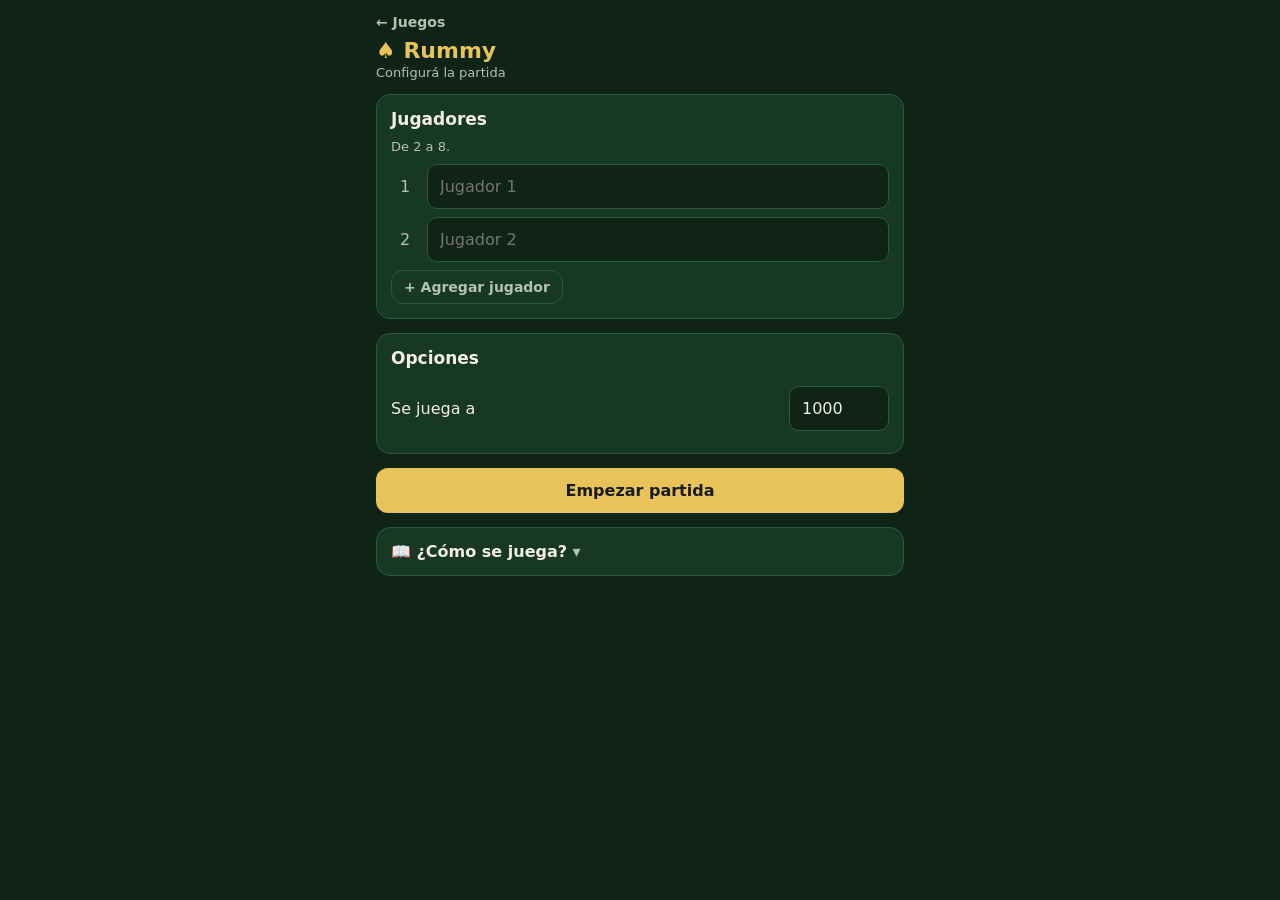
<file: games/rummy.html>
<!doctype html>
<html lang="es">
<head>
<meta charset="utf-8">
<meta name="viewport" content="width=device-width, initial-scale=1, maximum-scale=1">
<meta name="theme-color" content="#0f2417">
<title>Anotador Rummy</title>
<link rel="manifest" href="../manifest.webmanifest">
<link rel="icon" href="../icons/icon-192.png">
<link rel="stylesheet" href="../common.css">
<style>
.cutbtn{background:transparent;color:var(--gold);border:1px solid #7a5a1c;padding:8px 10px;font-size:13px}
.cutbtn.on{background:var(--gold);color:#1b1b1b}
.calcbtn{background:var(--card2);color:var(--text);border:1px solid var(--line);padding:10px 12px;font-size:16px}
.errs{display:flex;align-items:center;gap:6px;font-size:13px;color:var(--muted)}
.errs .step button{width:34px;height:34px;font-size:18px}
.errs .step .val{font-size:16px;min-width:22px}
.cards{display:grid;grid-template-columns:repeat(3,1fr);gap:8px;margin:12px 0}
.cards button{background:#f3efe2;color:#14321f;border:0;padding:10px 4px;font-size:15px;font-weight:700;border-radius:10px}
.cards button small{display:block;font-size:12px;font-weight:600;color:#3a5a42}
.cards button.cm{background:#e8c35a}
.list{font-size:13px;color:var(--muted);min-height:20px;margin-bottom:8px;word-break:break-word}
.tp{font-size:14px;color:var(--muted)} .tp b{color:var(--gold);font-size:16px}
</style>
</head>
<body>
<main>
  <a class="backlink" href="../index.html">← Juegos</a>
  <h1>♠️ Rummy</h1>
</main>
<script src="../common.js"></script>
<script>
const CUTS=[['primera',150,'En la primera vuelta'],['junto',100,'Todo junto'],['paulatino',50,'De a poco']];
const ERR=75;
const CARDS=[['A',15],['3 al 7',5],['8 a la K',10],['Joker',30,1],['2 (comodín)',5,1],['2 (comodín)',10,1],['2 (comodín)',15,1]];
let E=null;
const minBajar=s=>s>500?75:s>300?50:0;

const G={
  subtitle:S=>`A ${U.fmt(S.opts.target||1000)} puntos`,
  key:'rummy_v1', title:'Rummy', minP:2, maxP:8,
  options:[{id:'target',label:'Se juega a',type:'number',def:1000}],
  rules:`
    <li>Baraja francesa. Cada mano se anotan los <b>puntos bajados</b> por cada uno.</li>
    <li>Valores: <b>As 15</b> · del <b>3 al 7: 5</b> · del <b>8 a la K: 10</b> · <b>Joker 30</b> · el <b>2 es comodín</b> y vale 5, 10 o 15 según dónde se ponga.</li>
    <li>El que <b>corta</b> suma además: <b>150</b> si cortó en la primera vuelta, <b>100</b> si bajó todo junto después, <b>50</b> si fue bajando de a poco.</li>
    <li>Si alguien <b>baja mal</b> o se equivoca, se le restan <b>75</b>.</li>
    <li>Pasados los <b>300</b> puntos hay que bajar al menos <b>50</b>; pasados los <b>500</b>, al menos <b>75</b>.</li>
    <li>Gana el primero que llega a <b>1.000</b>.</li>`,
  newState(players){E=null;return {scores:Array(players.length).fill(0),hands:[]}},
  result(S){
    const max=Math.max(...S.scores), w=S.players.map((_,i)=>i).filter(i=>S.scores[i]===max);
    return {winners:w,text:`${U.fmt(max)} puntos en ${S.hands.length} manos`};
  },
  endHtml(S){return `<div class="card"><h2>Planilla</h2>${planilla(S)}</div>`},
  render(S,api){
    const $=U.$, esc=U.esc, fmt=U.fmt, n=S.players.length, T=S.opts.target||1000;
    if(!E||E.hand!==S.hands.length)E={hand:S.hands.length,vals:Array(n).fill(''),errs:Array(n).fill(0),cutter:null,cut:null};
    const cutPts=()=>E.cut?CUTS.find(c=>c[0]===E.cut)[1]:0;
    const handPts=()=>S.players.map((_,p)=>(parseInt(E.vals[p],10)||0)+(E.cutter===p?cutPts():0)-ERR*E.errs[p]);
    const max=Math.max(...S.scores), tied=S.players.filter((_,i)=>S.scores[i]===max).length>1;
    let h='';
    if(max>=T&&tied)h+=`<div class="banner">Empatados con ${fmt(max)}: se juega otra mano.</div>`;
    h+=`<div class="card"><h2>Posiciones</h2>${U.rankHtml(S.players,S.scores,{
      meta:p=>{const m=minBajar(S.scores[p]);return `${m?`para bajar: mínimo <b style="color:var(--text)">${m}</b>`:'sin mínimo para bajar'} · faltan ${fmt(Math.max(0,T-S.scores[p]))}`},
      bar:p=>S.scores[p]/T*100})}</div>`;

    h+=`<div class="card entry"><h2>Mano ${S.hands.length+1}</h2>
      <div class="sub" style="margin:0">Cargá lo que bajó cada uno, marcá quién cortó y si alguien bajó mal.</div>`;
    S.players.forEach((nm,p)=>{
      const isCut=E.cutter===p;
      h+=`<div class="er"><div class="row between"><span class="nm">${esc(nm)}</span>
          <button class="cutbtn${isCut?' on':''}" data-cut="${p}">${isCut?'Cortó ✓':'Cortó'}</button></div>
        ${isCut?`<div class="chips" style="margin-top:8px">${CUTS.map(c=>`<button class="chip${E.cut===c[0]?' sel':''}" data-ct="${c[0]}">${c[2]} +${c[1]}</button>`).join('')}</div>`:''}
        <div class="row between" style="margin-top:8px">
          <div class="errs">Bajó mal <div class="step"><button data-er="${p}" data-d="-1">−</button><div class="val">${E.errs[p]}</div><button data-er="${p}" data-d="1">+</button></div></div>
          <div class="row" style="gap:6px"><button class="calcbtn" data-calc="${p}" aria-label="Calculadora">🧮</button>
          <input type="number" inputmode="numeric" data-v="${p}" value="${E.vals[p]}" placeholder="0"></div>
        </div>
        <div class="tp" style="text-align:right;margin-top:6px" id="tp${p}"></div></div>`;
    });
    h+=`<div style="margin-top:12px"><button class="primary" id="add">Anotar mano</button></div>
      <div class="sub" id="why" style="margin:8px 0 0"></div></div>`;
    h+=`<div class="card"><h2>Planilla</h2>${planilla(S)}</div>`;
    $('game').innerHTML=h;

    const upd=()=>{
      const hp=handPts();
      S.players.forEach((_,p)=>{
        const bits=[];
        if(E.cutter===p&&E.cut)bits.push(`corte +${cutPts()}`);
        if(E.errs[p])bits.push(`−${ERR*E.errs[p]}`);
        $('tp'+p).innerHTML=`Suma en la mano: <b>${hp[p]>0?'+':''}${fmt(hp[p])}</b>${bits.length?` <span>(${bits.join(', ')})</span>`:''}`;
      });
      const ok=E.cutter!==null&&E.cut!==null;
      $('add').disabled=!ok;
      $('why').textContent=E.cutter===null?'Falta marcar quién cortó.':E.cut===null?'Falta elegir cómo cortó.':'';
    };
    upd();
    $('game').querySelectorAll('[data-cut]').forEach(b=>b.onclick=()=>{const p=+b.dataset.cut;E.cutter=E.cutter===p?null:p;E.cut=null;api.rerender()});
    $('game').querySelectorAll('[data-ct]').forEach(b=>b.onclick=()=>{E.cut=b.dataset.ct;api.rerender()});
    $('game').querySelectorAll('[data-er]').forEach(b=>b.onclick=()=>{const p=+b.dataset.er;E.errs[p]=Math.max(0,E.errs[p]+ +b.dataset.d);api.rerender()});
    $('game').querySelectorAll('[data-v]').forEach(inp=>inp.oninput=()=>{E.vals[+inp.dataset.v]=inp.value.replace(/[^0-9]/g,'');upd()});
    $('game').querySelectorAll('[data-calc]').forEach(b=>b.onclick=()=>calc(+b.dataset.calc,S,api));
    $('add').onclick=()=>api.mutate(S=>{
      const pts=handPts();
      pts.forEach((v,p)=>S.scores[p]+=v);
      S.hands.push({pts,cutter:E.cutter,cut:E.cut,errs:E.errs.slice()});
      E=null;
      const max=Math.max(...S.scores);
      if(max>=T&&S.scores.filter(x=>x===max).length===1)S.over=true;
    });
  }
};
function calc(p,S,api){
  const esc=U.esc; let list=[];
  const draw=el=>{
    const sum=list.reduce((a,c)=>a+c[1],0);
    el.innerHTML=`<h3>Cartas bajadas</h3><div class="sub" style="margin:0">${esc(S.players[p])} · tocá cada carta que bajó</div>
      <div class="cards">${CARDS.map((c,i)=>`<button class="${c[2]?'cm':''}" data-i="${i}">${c[0]}<small>${c[1]}</small></button>`).join('')}</div>
      <div class="list">${list.length?list.map(c=>`${c[0].replace(' (comodín)','')} ${c[1]}`).join(' + '):'Sin cartas'}</div>
      <div class="row between" style="margin-bottom:10px"><div style="font-size:26px;font-weight:800;color:var(--gold)">${sum}</div>
        <button class="ghost small" id="cu" ${list.length?'':'disabled'}>↶ Quitar última</button></div>
      <button class="primary" id="cok" ${sum?'':'disabled'} style="margin-bottom:8px">Sumar ${sum} a ${esc(S.players[p])}</button>
      <button class="ghost" style="width:100%" id="cc">Cancelar</button>`;
    el.querySelectorAll('[data-i]').forEach(b=>b.onclick=()=>{list.push(CARDS[+b.dataset.i]);draw(el)});
    el.querySelector('#cu').onclick=()=>{list.pop();draw(el)};
    el.querySelector('#cc').onclick=api.close;
    el.querySelector('#cok').onclick=()=>{E.vals[p]=String((parseInt(E.vals[p],10)||0)+sum);api.close();api.rerender()};
  };
  api.sheet('',draw);
}
function planilla(S){
  return U.sheetTable(S.players,S.hands,S.scores,{plus:true,
    cellFmt:(v,r,j)=>(r.cutter===j?'✂ ':'')+(v>0?'+':'')+U.fmt(v),
    cls:(v,r,j)=>r.cutter===j?'gold':v<0?'neg':'pos'});
}
U.app(G);
</script>
</body>
</html>
</file>
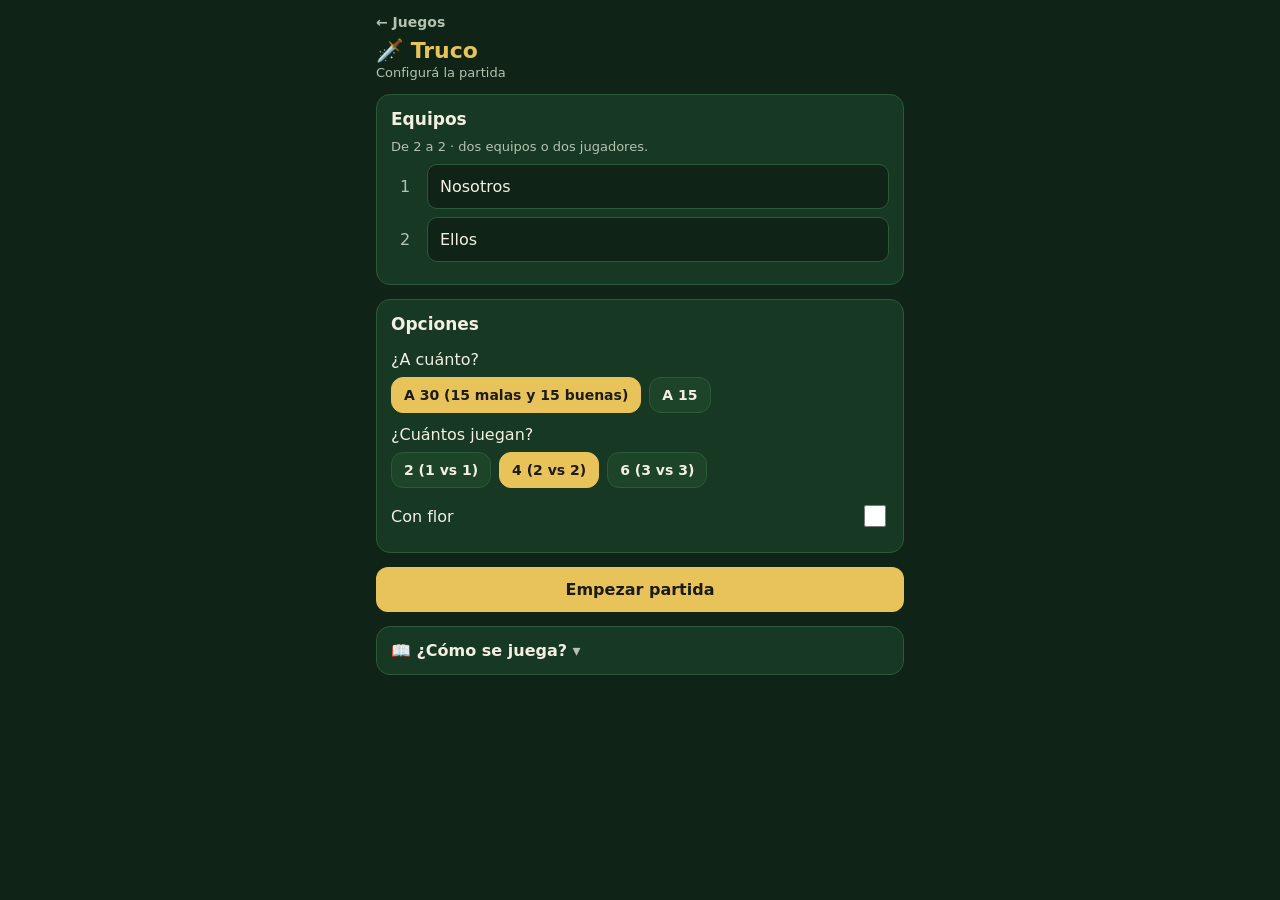
<file: games/truco.html>
<!doctype html>
<html lang="es">
<head>
<meta charset="utf-8">
<meta name="viewport" content="width=device-width, initial-scale=1, maximum-scale=1">
<meta name="theme-color" content="#0f2417">
<title>Anotador Truco</title>
<link rel="manifest" href="../manifest.webmanifest">
<link rel="icon" href="../icons/icon-192.png">
<link rel="stylesheet" href="../common.css">
<style>
.teams{display:grid;grid-template-columns:1fr 1fr;gap:10px;margin-bottom:14px}
.team{background:var(--card);border:1px solid var(--line);border-radius:14px;padding:12px 10px;text-align:center}
.team.lead{border-color:var(--gold)}
.team .tn{font-weight:700;font-size:16px;white-space:nowrap;overflow:hidden;text-overflow:ellipsis}
.team .tp{font-size:40px;font-weight:800;color:var(--gold);line-height:1.1}
.team .ts{font-size:13px;color:var(--muted);min-height:18px}
.team .ts b{color:var(--text)}
.team svg{display:block;margin:8px auto 6px}
.btns{display:grid;grid-template-columns:repeat(3,1fr);gap:6px;margin-top:6px}
.btns button{background:var(--card2);color:var(--text);border:1px solid var(--line);padding:12px 0;font-size:18px;font-weight:700}
.btns button.wide{grid-column:span 3;font-size:14px;color:var(--gold);border-color:#7a5a1c}
.btns button.other{font-size:14px;color:var(--muted)}
.colhead{font-size:11px;fill:var(--muted);font-family:system-ui,sans-serif;text-anchor:middle}
.hand.pica{border-color:#7a5a1c;background:#2a2a12}
.hand .hn{font-size:20px;font-weight:800;color:var(--gold)}
.log{font-size:13px;color:var(--muted);line-height:1.6}
</style>
</head>
<body>
<main>
  <a class="backlink" href="../index.html">← Juegos</a>
  <h1>🗡️ Truco</h1>
</main>
<script src="../common.js"></script>
<script>
const G={
  subtitle:S=>`${({'2':'1 vs 1','4':'2 vs 2','6':'3 vs 3'})[S.opts.jug||'4']} · a ${S.opts.target||30}${+S.opts.target===15?'':' (15 malas y 15 buenas)'} · ${S.opts.flor?'con flor':'sin flor'}`,
  key:'truco_v1', title:'Truco', minP:2, maxP:2, who:'Equipo', defaults:['Nosotros','Ellos'],
  whoNote:'dos equipos o dos jugadores',
  options:[
    {id:'target',label:'¿A cuánto?',type:'choice',def:'30',choices:[['30','A 30 (15 malas y 15 buenas)'],['15','A 15']]},
    {id:'jug',label:'¿Cuántos juegan?',type:'choice',def:'4',choices:[['2','2 (1 vs 1)'],['4','4 (2 vs 2)'],['6','6 (3 vs 3)']]},
    {id:'flor',label:'Con flor',type:'check',def:false}
  ],
  rules:`
    <li>Se juega a <b>30</b>: las primeras 15 son <b>malas</b> y las otras 15 <b>buenas</b>. También se puede jugar a 15.</li>
    <li>Tocá los puntos que ganó cada equipo en la mano (envido, truco, flor…). Con "Otro" cargás cualquier número.</li>
    <li>Los fósforos se agrupan en cuadrados de 5: cuatro lados y una diagonal.</li>
    <li>Gana el primero que llega a los puntos de la partida.</li>
    <li><b>De a 6:</b> desde que un equipo llega a las <b>5 malas</b> hasta que uno llega a las <b>10 buenas</b>, se alterna una mano <b>pica-pica</b> y una <b>redonda</b>. La primera después de las 5 malas es pica-pica.</li>
    <li>El <b>pica-pica</b> son 3 manos de 1 vs 1: anotás cada una y tocás "Terminó" para pasar a la siguiente. Después de las 3 viene una redonda.</li>`,
  newState(){return {pts:[0,0],log:[],hand:{type:'redonda',sub:0}}},
  result(S){
    const w=S.pts[0]>S.pts[1]?0:1;
    return {winners:[w],text:`${S.pts[w]} a ${S.pts[1-w]}`};
  },
  endHtml(S){return `<div class="card"><div class="teams" style="margin:0">${[0,1].map(t=>panel(S,t,true)).join('')}</div></div>`},
  render(S,api){
    const $=U.$, esc=U.esc, T=+S.opts.target||30, half=T===30?15:T;
    let h='';
    const st=[0,1].map(t=>S.pts[t]>half?'b':'m');
    if(T===30&&S.pts.some(p=>p>0)){
      let msg;
      if(st[0]!==st[1]){const b=st[0]==='b'?0:1;msg=`<b>${esc(S.players[b])}</b> va en buenas (${S.pts[b]-half}) y <b>${esc(S.players[1-b])}</b> en malas (${S.pts[1-b]})`}
      else if(st[0]==='b')msg='Los dos van en buenas';
      else msg='Los dos van en malas';
      h+=`<div class="note" style="margin:0 0 12px">${msg}</div>`;
    }
    if(picaOn(S)){
      const cur=S.hand||{type:'redonda',sub:0}, nx=nextHand(S);
      const lbl=x=>x.type==='pica'?`Pica-pica · mano ${x.sub+1} de 3`:'Redonda';
      const max=Math.max(...S.pts);
      const hint=max<5?'El pica-pica arranca cuando un equipo llega a las 5 malas.':max>=25&&cur.type!=='pica'?'Ya llegaron a las 10 buenas: de acá al final son todas redondas.':'';
      h+=`<div class="card hand ${cur.type}"><div class="row between"><div><div class="sub" style="margin:0">Ahora se juega</div>
          <div class="hn">${cur.type==='pica'?'⚔️ ':'🔄 '}${lbl(cur)}</div>${cur.type==='pica'?'<div class="sub" style="margin:2px 0 0">1 vs 1</div>':''}</div>
          <div style="text-align:right"><div class="sub" style="margin:0">Después</div><div style="font-weight:700">${lbl(nx)}</div></div></div>
        ${hint?`<div class="sub" style="margin:8px 0 0">${hint}</div>`:''}
        <button class="primary" id="endHand" style="margin-top:10px">${cur.type==='pica'?`Terminó la mano ${cur.sub+1} de 3`:'Terminó la mano'}</button></div>`;
    }
    h+=`<div class="teams">${[0,1].map(t=>panel(S,t,false)).join('')}</div>`;
    if(S.log.length){
      const last=S.log.slice(-6).reverse();
      h+=`<div class="card"><h2>Últimos puntos</h2><div class="log">${last.map(x=>`+${x.n} ${esc(S.players[x.t])}${x.l?` <span class="mut">(${x.l})</span>`:''}`).join('<br>')}</div></div>`;
    }
    $('game').innerHTML=h;
    const add=(t,n,l)=>api.mutate(S=>{
      const hl=picaOn(S)&&S.hand&&S.hand.type==='pica'?`pica ${S.hand.sub+1}`:'';
      S.pts[t]=Math.min(T,S.pts[t]+n);S.log.push({t,n,l:[l,hl].filter(Boolean).join(' · ')});
      if(S.pts[t]>=T)S.over=true;
    });
    if($('endHand'))$('endHand').onclick=()=>api.mutate(S=>{S.hand=nextHand(S)});
    $('game').querySelectorAll('[data-t]').forEach(b=>b.onclick=()=>{
      const t=+b.dataset.t;
      if(b.dataset.n==='otro'){
        api.sheet(`<h3>${esc(S.players[t])}</h3><div class="sub" style="margin:0">¿Cuántos puntos?</div>
          <div class="opts" style="grid-template-columns:repeat(4,1fr)">${Array.from({length:15},(_,i)=>`<button data-k="${i+1}"><b>${i+1}</b></button>`).join('')}</div>
          <button class="ghost" style="width:100%" id="cc">Cancelar</button>`,el=>{
            el.querySelector('#cc').onclick=api.close;
            el.querySelectorAll('[data-k]').forEach(k=>k.onclick=()=>{api.close();add(t,+k.dataset.k)});
          });
        return;
      }
      add(t,+b.dataset.n,b.dataset.l);
    });
  }
};

/* pica-pica (solo de a 6 y a 30) */
function picaOn(S){return S.opts.jug==='6'&&(+S.opts.target||30)===30}
function nextHand(S){
  const cur=S.hand||{type:'redonda',sub:0}, max=Math.max(...S.pts);
  if(!picaOn(S))return {type:'redonda',sub:0};
  if(cur.type==='pica')return cur.sub<2?{type:'pica',sub:cur.sub+1}:{type:'redonda',sub:0};
  return max>=5&&max<25?{type:'pica',sub:0}:{type:'redonda',sub:0};
}
/* panel de un equipo con fósforos */
function panel(S,t,readonly){
  const esc=U.esc, T=+S.opts.target||30, half=T===30?15:T, p=S.pts[t];
  const lead=p>S.pts[1-t];
  let state='';
  if(T===30)state=p>half?`<b>${p-half}</b> buenas`:`<b>${p}</b> malas`;
  else state=`faltan <b>${T-p}</b>`;
  let btn='';
  if(!readonly){
    btn=`<div class="btns">${[1,2,3,4,5,6].map(n=>`<button data-t="${t}" data-n="${n}">+${n}</button>`).join('')}
      ${S.opts.flor?`<button class="wide" data-t="${t}" data-n="3" data-l="flor">🌸 Flor +3</button>`:''}
      <button class="wide other" data-t="${t}" data-n="otro">Otro…</button></div>`;
  }
  return `<div class="team${lead?' lead':''}"><div class="tn">${esc(S.players[t])}</div><div class="tp">${p}</div><div class="ts">${state}</div>${fosforos(p,T)}${btn}</div>`;
}
function fosforos(p,T){
  const sq=40, gap=12, cols=T===30?2:1, rows=3, pad=8, head=16;
  const w=cols*sq+(cols-1)*22+pad*2, h=head+rows*sq+(rows-1)*gap+pad*2;
  let s=`<svg width="${w}" height="${h}" viewBox="0 0 ${w} ${h}">`;
  if(T===30){
    s+=`<text class="colhead" x="${pad+sq/2}" y="11">malas</text><text class="colhead" x="${pad+sq+22+sq/2}" y="11">buenas</text>`;
    const mx=pad+sq+11;s+=`<line x1="${mx}" y1="${head}" x2="${mx}" y2="${h-pad}" stroke="#2c5a39" stroke-width="1.5" stroke-dasharray="3 3"/>`;
  }
  for(let i=0;i<cols*rows;i++){
    const c=Math.floor(i/rows), r=i%rows;
    const x=pad+c*(sq+22), y=head+pad+r*(sq+gap);
    const n=Math.max(0,Math.min(5,p-i*5));
    const segs=[[x,y,x+sq,y],[x+sq,y,x+sq,y+sq],[x+sq,y+sq,x,y+sq],[x,y+sq,x,y],[x,y+sq,x+sq,y]];
    s+=`<rect x="${x}" y="${y}" width="${sq}" height="${sq}" fill="none" stroke="#2c5a39" stroke-width="1" stroke-dasharray="2 3"/>`;
    for(let k=0;k<n;k++)s+=match(...segs[k]);
  }
  return s+'</svg>';
}
function match(x1,y1,x2,y2){
  const dx=x2-x1,dy=y2-y1,L=Math.hypot(dx,dy),ux=dx/L,uy=dy/L;
  const a=[x1+ux*3,y1+uy*3], b=[x2-ux*3,y2-uy*3];
  return `<line x1="${a[0]}" y1="${a[1]}" x2="${b[0]}" y2="${b[1]}" stroke="#e9d7a8" stroke-width="3.2" stroke-linecap="round"/>`+
         `<circle cx="${b[0]}" cy="${b[1]}" r="3.6" fill="#c9472f"/>`;
}
U.app(G);
</script>
</body>
</html>
</file>
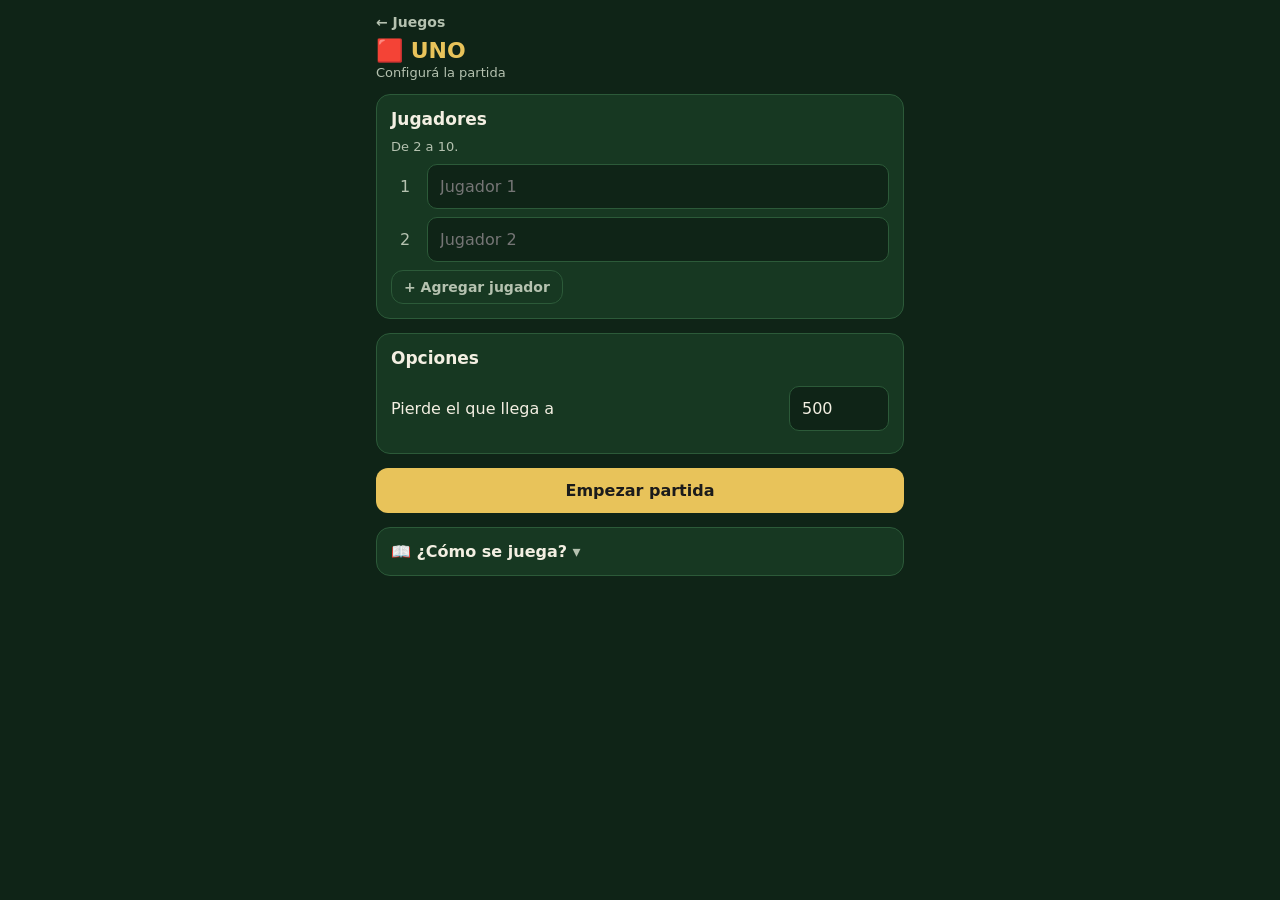
<file: games/uno.html>
<!doctype html>
<html lang="es">
<head>
<meta charset="utf-8">
<meta name="viewport" content="width=device-width, initial-scale=1, maximum-scale=1">
<meta name="theme-color" content="#0f2417">
<title>Anotador UNO</title>
<link rel="manifest" href="../manifest.webmanifest">
<link rel="icon" href="../icons/icon-192.png">
<link rel="stylesheet" href="../common.css">
<style>
.outbtn{background:transparent;color:var(--gold);border:1px solid #7a5a1c;padding:8px 10px;font-size:13px}
.outbtn.on{background:var(--gold);color:#1b1b1b}
.calcbtn{background:var(--card2);color:var(--text);border:1px solid var(--line);padding:10px 12px;font-size:16px}
.cards{display:grid;grid-template-columns:repeat(5,1fr);gap:6px;margin:12px 0}
.cards button{border:0;border-radius:10px;padding:10px 2px;font-size:16px;font-weight:800;color:#fff}
.cards button small{display:block;font-size:10px;font-weight:600;opacity:.9}
.c0{background:#2f6fb8}.c1{background:#c9302c}.c2{background:#2e8b4a}.c3{background:#d9a520;color:#1b1b1b!important}
.cw{background:#1b1b1b;border:1px solid #555!important}
.cards .wide{grid-column:span 5;display:flex;justify-content:center;gap:6px}
.list{font-size:13px;color:var(--muted);min-height:20px;margin-bottom:8px;word-break:break-word}
</style>
</head>
<body>
<main>
  <a class="backlink" href="../index.html">← Juegos</a>
  <h1>🟥 UNO</h1>
</main>
<script src="../common.js"></script>
<script>
const SPECIAL=[['+2',20],['Reversa',20],['Salta',20],['Comodín',50],['+4',50],['Dar vuelta la mano',20]];
let E=null;
const G={
  key:'uno_v1', title:'UNO', minP:2, maxP:10,
  subtitle:S=>`Pierde el que llega a ${S.opts.limit||500}`,
  options:[{id:'limit',label:'Pierde el que llega a',type:'number',def:500}],
  rules:`
    <li>Al terminar cada mano, el que se quedó sin cartas suma 0 y los demás suman lo que les quedó en la mano.</li>
    <li>Valores: los <b>números</b> valen lo que dicen · <b>+2</b>, <b>reversa</b>, <b>salta</b> y <b>dar vuelta la mano</b> valen 20 · <b>comodín</b> y <b>+4</b> valen 50.</li>
    <li>El primero que llega a <b>500</b> pierde y termina la partida.</li>
    <li>Gana el que tiene menos puntos en ese momento.</li>`,
  newState(players){E=null;return {scores:Array(players.length).fill(0),hands:[]}},
  result(S){
    const L=S.opts.limit||500, min=Math.min(...S.scores), w=S.players.map((_,i)=>i).filter(i=>S.scores[i]===min);
    const lost=S.players.filter((_,i)=>S.scores[i]>=L);
    return {winners:w,text:`${min} puntos · ${lost.length>1?'perdieron':'perdió'} ${lost.map(U.esc).join(' y ')}`};
  },
  endHtml(S){return `<div class="card"><h2>Planilla</h2>${planilla(S)}</div>`},
  render(S,api){
    const $=U.$, esc=U.esc, fmt=U.fmt, n=S.players.length, L=S.opts.limit||500;
    if(!E||E.hand!==S.hands.length)E={hand:S.hands.length,vals:Array(n).fill(''),out:null};
    let h=`<div class="card"><h2>Posiciones</h2>${U.rankHtml(S.players,S.scores,{asc:true,
      meta:p=>`le faltan ${fmt(Math.max(0,L-S.scores[p]))} para perder`,bar:p=>S.scores[p]/L*100})}</div>`;
    h+=`<div class="card entry"><h2>Mano ${S.hands.length+1}</h2>
      <div class="sub" style="margin:0">Marcá quién se quedó sin cartas y cargá lo que le quedó a cada uno de los demás.</div>`;
    S.players.forEach((nm,p)=>{
      const isOut=E.out===p;
      h+=`<div class="er"><div class="row between"><span class="nm">${esc(nm)}</span>
          <button class="outbtn${isOut?' on':''}" data-out="${p}">${isOut?'Sin cartas ✓':'Sin cartas'}</button></div>
        ${isOut?'<div class="sub" style="margin:6px 0 0">Suma 0 en esta mano.</div>'
          :`<div class="row between" style="margin-top:8px"><div class="sub" style="margin:0">Total o contá<br>las cartas</div>
            <div class="row" style="gap:6px"><button class="calcbtn" data-calc="${p}">🧮 Contar</button>
            <input type="number" inputmode="numeric" data-v="${p}" value="${E.vals[p]}" placeholder="0"></div></div>`}
        </div>`;
    });
    h+=`<div style="margin-top:12px"><button class="primary" id="add">Anotar mano</button></div>
      <div class="sub" id="why" style="margin:8px 0 0"></div></div>`;
    h+=`<div class="card"><h2>Planilla</h2>${planilla(S)}</div>`;
    $('game').innerHTML=h;
    const upd=()=>{
      const ok=E.out!==null&&S.players.every((_,p)=>p===E.out||E.vals[p]!=='');
      $('add').disabled=!ok;
      $('why').textContent=E.out===null?'Falta marcar quién se quedó sin cartas.':ok?'':'Falta cargar lo que le quedó a alguno.';
    };
    upd();
    $('game').querySelectorAll('[data-out]').forEach(b=>b.onclick=()=>{const p=+b.dataset.out;E.out=E.out===p?null:p;api.rerender()});
    $('game').querySelectorAll('[data-v]').forEach(inp=>inp.oninput=()=>{E.vals[+inp.dataset.v]=inp.value.replace(/[^0-9]/g,'');upd()});
    $('game').querySelectorAll('[data-calc]').forEach(b=>b.onclick=()=>calc(+b.dataset.calc,S,api));
    $('add').onclick=()=>api.mutate(S=>{
      const pts=S.players.map((_,p)=>p===E.out?0:(parseInt(E.vals[p],10)||0));
      pts.forEach((v,p)=>S.scores[p]+=v);
      S.hands.push({pts,out:E.out});
      E=null;
      if(S.scores.some(x=>x>=L))S.over=true;
    });
  }
};
function calc(p,S,api){
  const esc=U.esc; let list=[];
  const base=parseInt(E.vals[p],10)||0;
  const draw=el=>{
    const sum=base+list.reduce((a,c)=>a+c[1],0);
    el.innerHTML=`<h3>Cartas en la mano</h3><div class="sub" style="margin:0">${esc(S.players[p])} · tocá cada carta que le quedó</div>
      <div class="cards">${Array.from({length:10},(_,i)=>`<button class="c${i%4}" data-n="${i}">${i}</button>`).join('')}
        ${SPECIAL.map((c,i)=>`<button class="${c[1]===50?'cw':'c'+((i+1)%4)}" data-s="${i}" style="${c[0].length>10?'grid-column:span 5':''}">${c[0]}<small>${c[1]}</small></button>`).join('')}</div>
      <div class="list">${[base?`${base} ya cargados`:'',...list.map(c=>c[0])].filter(Boolean).join(' + ')||'Sin cartas'}</div>
      <div class="row between" style="margin-bottom:10px"><div style="font-size:26px;font-weight:800;color:var(--gold)">${sum}</div>
        <button class="ghost small" id="cu" ${list.length?'':'disabled'}>↶ Quitar última</button></div>
      <button class="primary" id="cok" style="margin-bottom:8px">Cargar ${sum} a ${esc(S.players[p])}</button>
      <button class="ghost" style="width:100%" id="cc">Cancelar</button>`;
    el.querySelectorAll('[data-n]').forEach(b=>b.onclick=()=>{const v=+b.dataset.n;list.push([String(v),v]);draw(el)});
    el.querySelectorAll('[data-s]').forEach(b=>b.onclick=()=>{list.push(SPECIAL[+b.dataset.s]);draw(el)});
    el.querySelector('#cu').onclick=()=>{list.pop();draw(el)};
    el.querySelector('#cc').onclick=api.close;
    el.querySelector('#cok').onclick=()=>{E.vals[p]=String(sum);api.close();api.rerender()};
  };
  api.sheet('',draw);
}
function planilla(S){
  return U.sheetTable(S.players,S.hands,S.scores,{
    cellFmt:(v,r,j)=>r.out===j?'🏁 0':'+'+U.fmt(v),
    cls:(v,r,j)=>r.out===j?'pos':''});
}
U.app(G);
</script>
</body>
</html>
</file>
<file: common.css>
:root{
  --bg:#0f2417; --card:#173822; --card2:#1d4429; --line:#2c5a39;
  --text:#f3efe2; --muted:#b5c2b0; --gold:#e8c35a; --ok:#6fd38a; --bad:#ef7a6a;
}
*{box-sizing:border-box;-webkit-tap-highlight-color:transparent}
html,body{margin:0;background:var(--bg);color:var(--text);font-family:system-ui,-apple-system,"Segoe UI",Roboto,sans-serif}
body{padding:10px 16px 40px;max-width:560px;margin:0 auto}
h1{font-size:22px;margin:2px 0 2px;color:var(--gold)}
h2{font-size:17px;margin:0 0 10px}
.backlink{display:inline-block;color:var(--muted);text-decoration:none;font-size:14px;font-weight:600;padding:4px 0 6px}
.sub{color:var(--muted);font-size:13px;margin-bottom:14px}
.card{background:var(--card);border:1px solid var(--line);border-radius:14px;padding:14px;margin-bottom:14px}
input[type=text],input[type=number]{width:100%;background:var(--bg);color:var(--text);border:1px solid var(--line);border-radius:10px;padding:12px;font-size:16px;font-family:inherit}
input[type=number]{-moz-appearance:textfield}
input::-webkit-outer-spin-button,input::-webkit-inner-spin-button{-webkit-appearance:none;margin:0}
button{font:inherit;border:0;border-radius:12px;padding:13px 16px;font-size:16px;font-weight:600;cursor:pointer}
.primary{background:var(--gold);color:#1b1b1b;width:100%}
.primary:disabled{opacity:.45}
.ghost{background:transparent;color:var(--muted);border:1px solid var(--line)}
.small{padding:8px 12px;font-size:14px}
.danger{color:var(--bad);border-color:#6a3a33}
.hidden{display:none!important}
.ok{color:var(--ok)} .bad{color:var(--bad)} .mut{color:var(--muted)} .gold{color:var(--gold)}
.row{display:flex;align-items:center;gap:10px}
.between{justify-content:space-between}
.namerow{display:flex;gap:8px;margin-bottom:8px}
.namerow .ord{width:28px;flex:none;display:flex;align-items:center;justify-content:center;color:var(--muted)}
.namerow button{flex:none}
.chips{display:flex;flex-wrap:wrap;gap:8px}
.chip{background:var(--card2);color:var(--text);border:1px solid var(--line);padding:9px 12px;font-size:14px;border-radius:12px}
.chip.sel{background:var(--gold);color:#1b1b1b;border-color:var(--gold)}
.toggle{display:flex;align-items:center;justify-content:space-between;gap:10px;padding:8px 0}
.toggle input[type=checkbox]{width:22px;height:22px}
.step{display:flex;align-items:center;gap:6px}
.step button{width:42px;height:42px;padding:0;font-size:22px;background:var(--card2);color:var(--text);border:1px solid var(--line)}
.step .val{min-width:30px;text-align:center;font-size:20px;font-weight:700}
.pill{display:inline-block;font-size:11px;padding:2px 8px;border-radius:20px;background:var(--card2);color:var(--muted);font-weight:600;vertical-align:middle}
.pill.gold{background:var(--gold);color:#1b1b1b}
.pill.bad{background:#4a2420;color:var(--bad)}
.rank .r{display:flex;justify-content:space-between;align-items:center;gap:8px;background:var(--card2);border-radius:10px;padding:10px 12px;margin-bottom:6px}
.rank .r.first{outline:2px solid var(--gold)}
.rank .r .nm{font-weight:600}
.rank .r .meta{font-size:12px;color:var(--muted);margin-top:2px}
.rank .r .pt{font-size:22px;font-weight:800}
.bar{height:5px;background:var(--bg);border-radius:4px;margin-top:6px;overflow:hidden}
.bar i{display:block;height:100%;background:var(--gold)}
.footer{display:flex;gap:8px;margin-top:6px}
.footer button{flex:1}
.tablewrap{overflow-x:auto}
table.sheet{border-collapse:collapse;width:100%;font-size:14px}
table.sheet th,table.sheet td{padding:7px 6px;text-align:center;border-bottom:1px solid var(--line);white-space:nowrap}
table.sheet th{color:var(--muted);font-weight:600}
table.sheet td.l,table.sheet th.l{text-align:left}
table.sheet tr.tot td{font-weight:800;font-size:16px;color:var(--gold);border-bottom:0}
.pos{color:var(--ok)} .neg{color:var(--bad)}
.entry .er{padding:10px 0;border-bottom:1px solid var(--line)}
.entry .er:last-child{border-bottom:0}
.entry .er .nm{font-weight:600;font-size:16px}
.entry .er input{width:110px;text-align:center;font-size:18px;font-weight:700;padding:10px}
.note{font-size:14px;margin-top:10px;padding:10px;border-radius:10px;background:var(--card2)}
.banner{background:#3a2a10;border:1px solid #7a5a1c;border-radius:12px;padding:12px;margin-bottom:14px}
.banner b{color:var(--gold)}
.win{text-align:center}
.win .big{font-size:34px;font-weight:800;color:var(--gold);margin:8px 0}
/* hoja inferior */
.overlay{position:fixed;inset:0;background:rgba(0,0,0,.55);display:flex;align-items:flex-end;justify-content:center;z-index:10}
.sheetbox{background:var(--card);border-top:1px solid var(--line);border-radius:18px 18px 0 0;width:100%;max-width:560px;padding:18px 16px 24px;max-height:90vh;overflow:auto}
.sheetbox h3{margin:0 0 4px;font-size:19px}
.opts{display:grid;grid-template-columns:1fr 1fr;gap:8px;margin:12px 0 10px}
.opts button{background:var(--card2);color:var(--text);border:1px solid var(--line);padding:14px 8px;font-size:16px}
.opts button b{display:block;font-size:22px;color:var(--gold)}
/* reglas */
.rules summary{font-weight:700;font-size:16px;cursor:pointer;list-style:none}
.rules summary::-webkit-details-marker{display:none}
.rules summary::after{content:" ▾";color:var(--muted)}
.rules[open] summary::after{content:" ▴"}
.rules ul{margin:10px 0 0;padding-left:18px;font-size:14px;line-height:1.5;color:var(--muted)}
.rules li{margin-bottom:4px}.rules b{color:var(--text)}
/* historial */
.hrow{display:flex;justify-content:space-between;align-items:center;gap:8px;padding:10px 0;border-bottom:1px solid var(--line)}
.hrow:last-child{border-bottom:0}
.hrow .who{font-weight:600;font-size:14px}.hrow .meta{font-size:12px;color:var(--muted)}
.hrow .btns{display:flex;gap:6px;flex:none}
</file>
